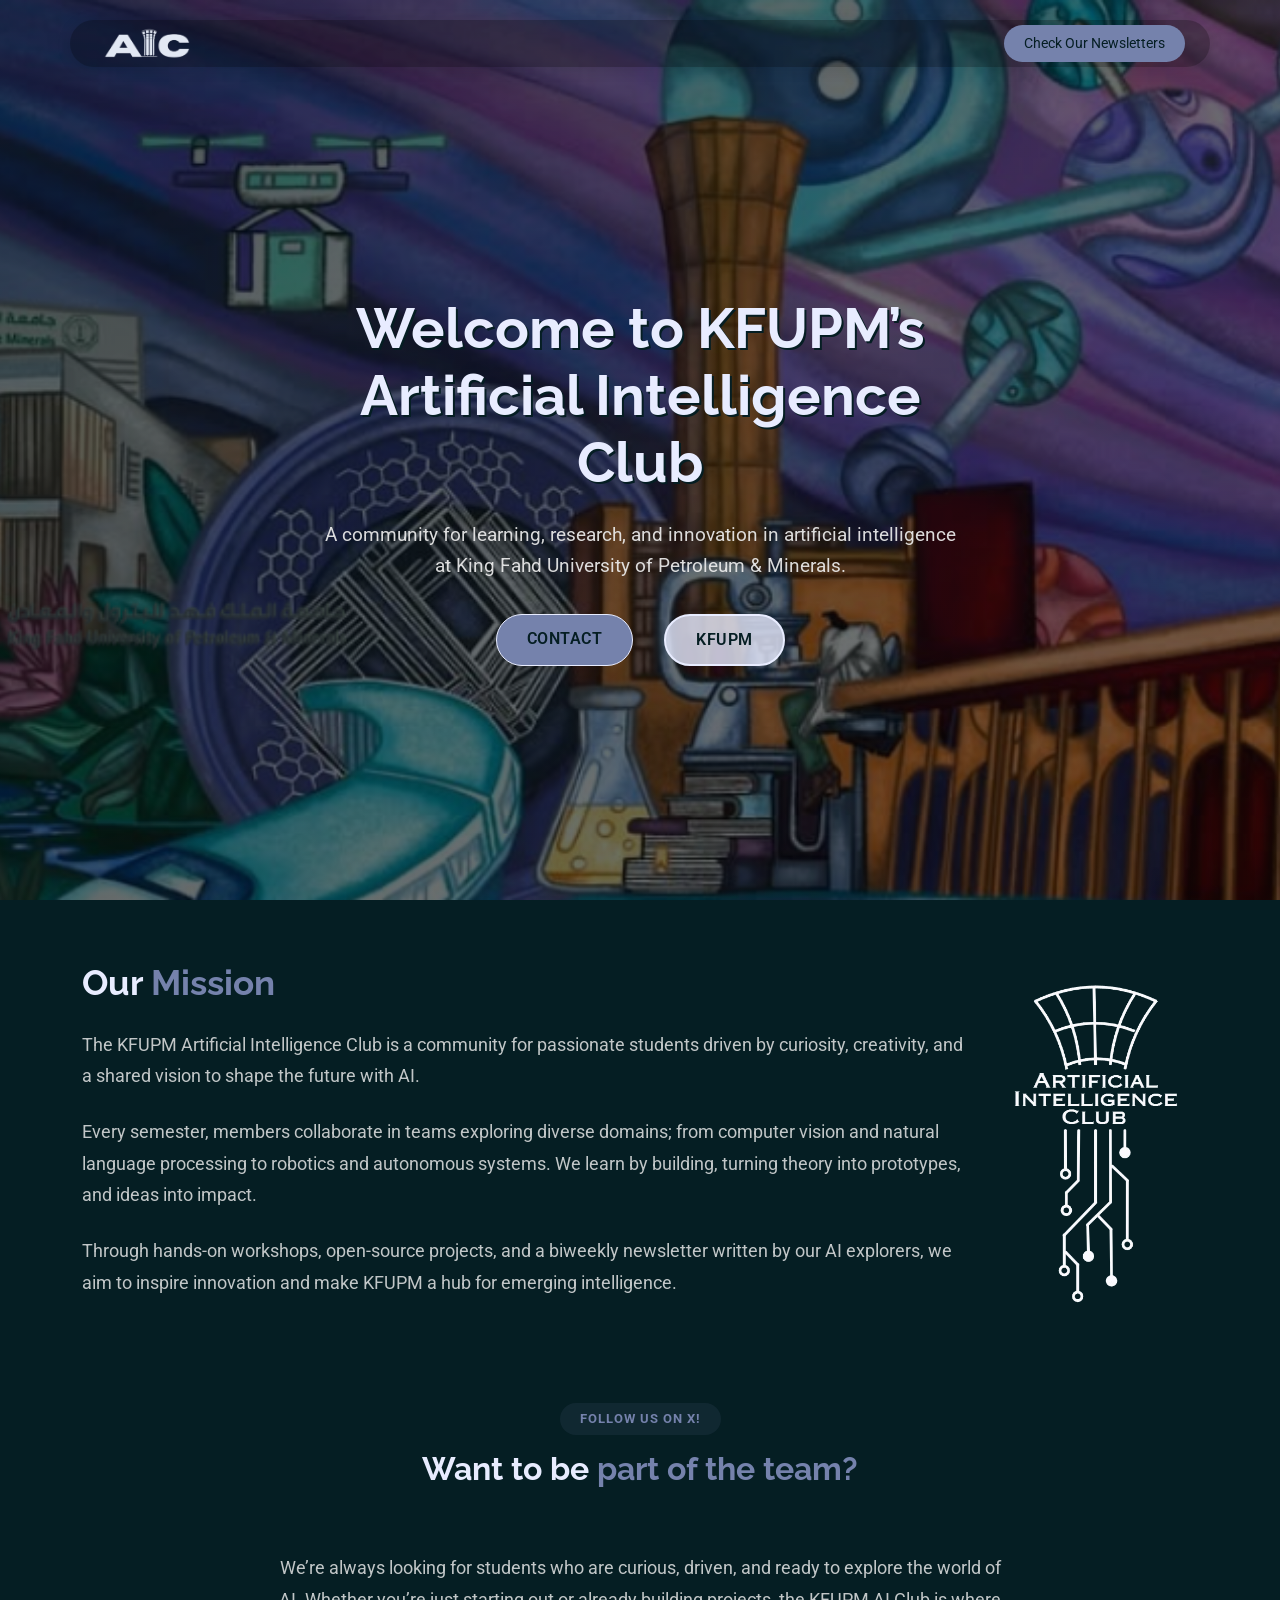
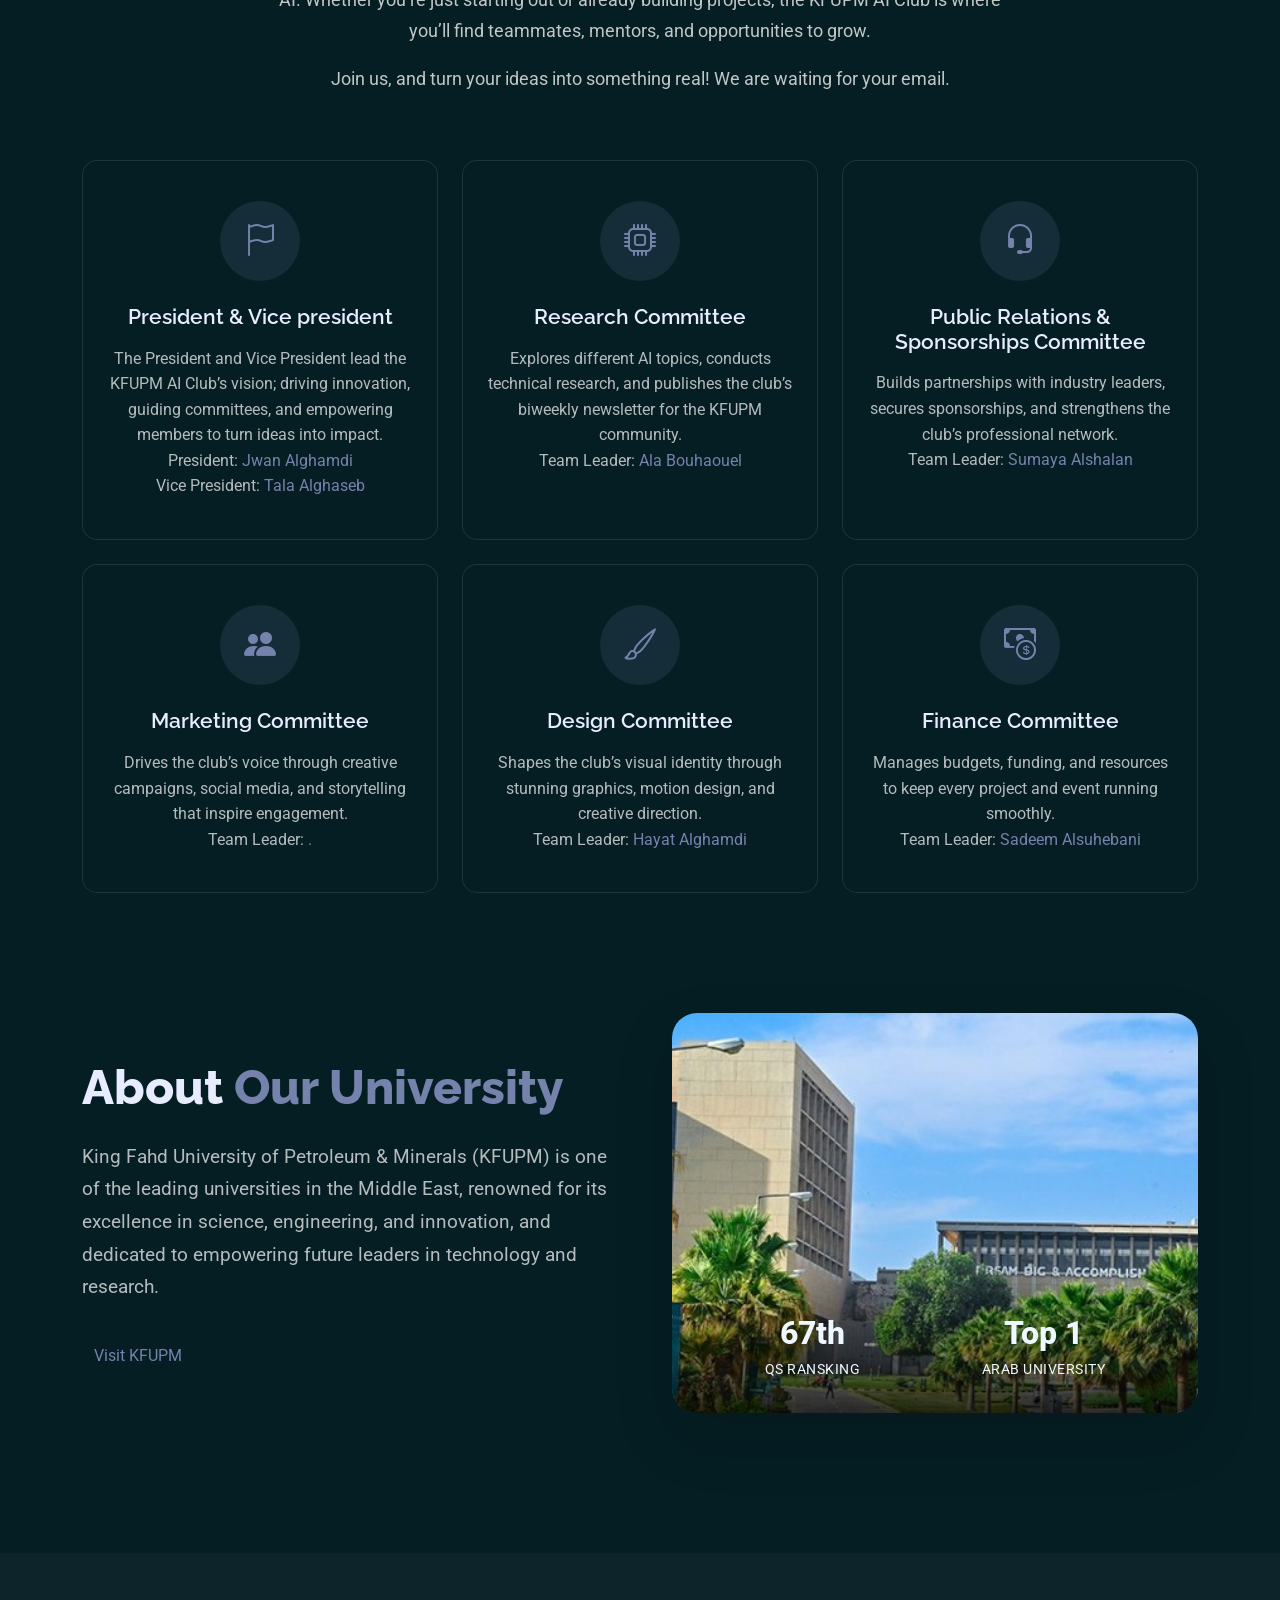
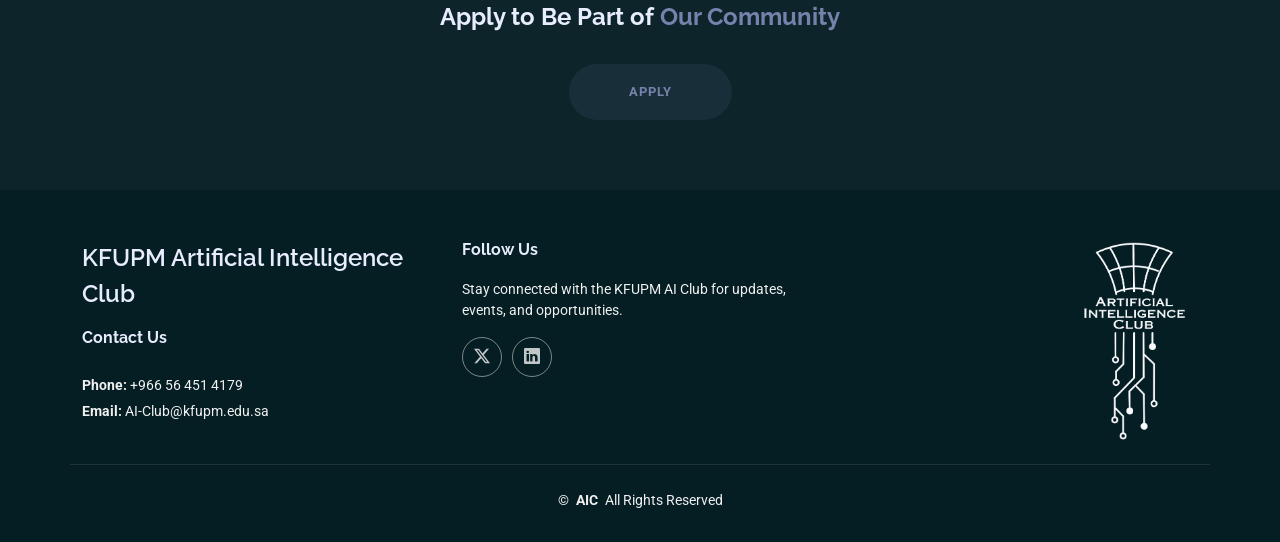
<file: index.html>
<!DOCTYPE html>
<html lang="en">

<head>
  <meta charset="utf-8">
  <meta content="width=device-width, initial-scale=1.0" name="viewport">
  <title>AIC</title>
  <meta name="description" content="">
  <meta name="keywords" content="">


  <link href="https://fonts.googleapis.com" rel="preconnect">
  <link href="https://fonts.gstatic.com" rel="preconnect" crossorigin>
  <link href="https://fonts.googleapis.com/css2?family=Roboto:ital,wght@0,100;0,300;0,400;0,500;0,700;0,900;1,100;1,300;1,400;1,500;1,700;1,900&family=Poppins:ital,wght@0,100;0,200;0,300;0,400;0,500;0,600;0,700;0,800;0,900;1,100;1,200;1,300;1,400;1,500;1,600;1,700;1,800;1,900&family=Raleway:ital,wght@0,100;0,200;0,300;0,400;0,500;0,600;0,700;0,800;0,900;1,100;1,200;1,300;1,400;1,500;1,600;1,700;1,800;1,900&display=swap" rel="stylesheet">

  <!-- Vendor CSS Files -->
  <link href="assets/vendor/bootstrap/css/bootstrap.min.css" rel="stylesheet">
  <link href="assets/vendor/bootstrap-icons/bootstrap-icons.css" rel="stylesheet">
  <!--<link href="assets/vendor/aos/aos.css" rel="stylesheet">-->
  <link href="assets/vendor/swiper/swiper-bundle.min.css" rel="stylesheet">
  <link href="assets/vendor/glightbox/css/glightbox.min.css" rel="stylesheet">

  <!-- Main CSS File -->
  <link href="assets/css/main.css" rel="stylesheet">
  <link href="assets/img/aic.png" rel="icon">

  <!-- =======================================================
  * Template Name: Tour
  * Template URL: https://bootstrapmade.com/tour-bootstrap-travel-website-template/
  * Updated: Jul 01 2025 with Bootstrap v5.3.7
  * Author: BootstrapMade.com
  * License: https://bootstrapmade.com/license/
  ======================================================== -->
</head>

<body class="index-page">

  <header id="header" class="header d-flex align-items-center fixed-top">
    <div class="header-container container-fluid container-xl position-relative d-flex align-items-center justify-content-between">

      <a href="index.html" class="logo d-flex align-items-center me-auto me-xl-0">
        <!-- Uncomment the line below if you also wish to use an image logo -->
        <!-- <img src="assets/img/logo.webp" alt=""> -->
        <img src="assets/img/aic.png" alt="icon" class="img-fluid" style="height: 40px; margin-right: 10px;">
      </a>

      <a class="btn-getstarted" href="Newsletter.html">Check Our Newsletters</a>

    </div>
  </header>

  <main class="main">

    <!-- Travel Hero Section -->
    <section id="travel-hero" class="travel-hero section dark-background">

      <div class="hero-background">
        <img src="assets\img\kfupm21.png" alt="Travel Hero Background" class="img-hero-bg">
        <div class="hero-overlay"></div>
      </div>

      <div class="container position-relative">
        <div class="row align-items-center">
          <div class="col-lg-7">
            <div class="hero-text" data-aos="fade-up" data-aos-delay="100">
              <h1 class="hero-title">Welcome to KFUPM’s Artificial Intelligence Club</h1>
              <p class="hero-subtitle">A community for learning, research, and innovation in artificial intelligence at King Fahd University of Petroleum & Minerals.</p>
              <div class="hero-buttons">
                <a href="#footer" class="btn btn-primary me-3" id="but-left">Contact</a>
                <a href="https://www.kfupm.edu.sa/" class="btn btn-outline">KFUPM</a>
              </div>
            </div>
          </div>

        </div>
      </div>

    </section><!-- /Travel Hero Section -->

    <!-- Why Us Section -->
    <section id="why-us" class="why-us section">

      <div class="container" data-aos="fade-up" >

        <!-- About Us Content -->
        <div class="row align-items-center mb-5">
          <div class="col-lg-6" data-aos="fade-right">
            <div class="content">
              <h3 id="p-centerr" >Our <span style="color: #7582ac;">Mission</span></h3>
              <p id="p-centerr">The KFUPM Artificial Intelligence Club is a community for passionate students driven by curiosity, creativity, and a shared vision to shape the future with AI.</p>
              <p id="p-centerr">Every semester, members collaborate in teams exploring diverse domains; from computer vision and natural language processing to robotics and autonomous systems. We learn by building, turning theory into prototypes, and ideas into impact.</p>
              <p id="p-centerr0">Through hands-on workshops, open-source projects, and a biweekly newsletter written by our AI explorers, we aim to inspire innovation and make KFUPM a hub for emerging intelligence.</p>
            </div>
          </div>
          <div class="col-lg-6-l" data-aos="fade-left" >
            <img src="assets/img/icon.png" class="img-fluid" alt="icon">
          </div>
        </div><!--

        <link rel="stylesheet" href="https://cdnjs.cloudflare.com/ajax/libs/font-awesome/4.7.0/css/font-awesome.min.css">
        <div class="social-icons">
       
          <a href="#" class="fa fa-facebook"></a>
          <a href="#" class="fa fa-twitter"></a>
          <a href="#" class="fa fa-instagram"></a>
        </div> End About Us Content -->

        <!-- Why Choose Us -->


        <div class="why-choose-section">
          <div class="row justify-content-center">
            <div class="container section-title" >
              <a href="https://x.com/KFUPMAIC">
                <h2>Follow us on X!</h2></a>
              <div><span>Want to be</span> <span class="description-title"> part of the team?</span></div>
            </div><!-- End Section Title -->
            <div class="col-lg-8 text-center mb-5" data-aos="fade-up" data-aos-delay="100">
              <p>We’re always looking for students who are curious, driven, and ready to explore the world of AI. Whether you’re just starting out or already building projects, the KFUPM AI Club is where you’ll find teammates, mentors, and opportunities to grow.</p>
              <p>Join us, and turn your ideas into something real! We are waiting for your email.</p>
            </div>
          </div>

          <div class="row g-4">
            <div class="col-lg-4 col-md-6" data-aos="fade-up" data-aos-delay="400">
              <div class="feature-card">
                <div class="feature-icon">
                  <i class="bi bi-flag"></i>
                </div>
                <h4>President &amp; Vice president</h4>
                <p>The President and Vice President lead the KFUPM AI Club’s vision; driving innovation, guiding committees, and empowering members to turn ideas into impact.</p>
                <p>President: <span style="color: #7582ac;">Jwan Alghamdi</span></p>
                <p>Vice President: <span style="color: #7582ac;">Tala Alghaseb</span></p>
              
              </div>
            </div>
            <div class="col-lg-4 col-md-6" data-aos="fade-up" data-aos-delay="200">
              <div class="feature-card">
                <div class="feature-icon">
                  <i class="bi bi-cpu"></i>
                </div>
                <h4>Research Committee</h4>
                <p>Explores different AI topics, conducts technical research, and publishes the club’s biweekly newsletter for the KFUPM community.</p>
                <p>Team Leader: <span style="color: #7582ac;">Ala Bouhaouel</span></p>
              </div>
            </div>

            <div class="col-lg-4 col-md-6" data-aos="fade-up" data-aos-delay="250">
              <div class="feature-card">
                <div class="feature-icon">
                  <i class="bi bi-headset"></i>
                </div>
                <h4>Public Relations &amp; Sponsorships Committee</h4>
                <p>Builds partnerships with industry leaders, secures sponsorships, and strengthens the club’s professional network.</p>
                <p>Team Leader: <span style="color: #7582ac;">Sumaya Alshalan</span></p>

              </div>
            </div>

            <div class="col-lg-4 col-md-6" data-aos="fade-up" data-aos-delay="300">
              <div class="feature-card">
                <div class="feature-icon">
                  <i class="bi bi-people-fill"></i>
                </div>
                <h4>Marketing Committee</h4>
                <p>Drives the club’s voice through creative campaigns, social media, and storytelling that inspire engagement.</p>
                <p>Team Leader: <span style="color: #7582ac;">.</span></p>

              </div>
            </div>

            <div class="col-lg-4 col-md-6" data-aos="fade-up" data-aos-delay="350">
              <div class="feature-card">
                <div class="feature-icon">
                  <i class="bi bi-brush"></i>
                </div>
                <h4>Design Committee</h4>
                <p>Shapes the club’s visual identity through stunning graphics, motion design, and creative direction.</p>
                <p>Team Leader: <span style="color: #7582ac;">Hayat Alghamdi</span></p>
              
              </div>
            </div>

            <div class="col-lg-4 col-md-6" data-aos="fade-up" data-aos-delay="400">
              <div class="feature-card">
                <div class="feature-icon">
                  <i class="bi bi-cash-coin"></i>
                </div>
                <h4>Finance Committee</h4>
                <p>Manages budgets, funding, and resources to keep every project and event running smoothly.</p>
                <p>Team Leader: <span style="color: #7582ac;">Sadeem Alsuhebani</span></p>
  
              </div>
            </div>



          </div><!-- End Features Grid -->
        </div><!-- End Why Choose Us -->

      </div>

    </section><!-- /Why Us Section -->



    <!-- Call To Action Section -->
    <section id="call-to-action" class="call-to-action section light-background">

      <div class="container" data-aos="fade-up" data-aos-delay="100">

        <div class="hero-content" data-aos="zoom-in" data-aos-delay="200">
          <div class="content-wrapper">

            <h2>About <span style="color: #7582ac;">Our University</span></h2>
            <p>King Fahd University of Petroleum & Minerals (KFUPM) is one of the leading universities in the Middle East, renowned for its excellence in science, engineering, and innovation, and dedicated to empowering future leaders in technology and research.</p>
              <div class="action-section">
                <a href="https://www.kfupm.edu.sa/" class="container section-title">Visit KFUPM</a>
            </div>
          </div>

          <div class="visual-element">
            <img src="assets/img/kfupm.jpg" alt="Travel Adventure" class="hero-image" loading="lazy">
            <div class="image-overlay">
              <div class="stat-item">
                <span class="stat-number" style="color: aliceblue;">67th</span>
                <span class="stat-label" style="color: aliceblue;">QS Ransking</span>
              </div>
              <div class="stat-item">
                <span class="stat-number" style="color: aliceblue;">Top 1</span>
                <span class="stat-label" style="color: aliceblue;" >Arab university</span>
              </div>
            </div>
          </div>
        </div>

      </div>
  </main>

  <footer id="footer" class="footer position-relative dark-background">

    <div class="footer-newsletter">
      <div class="container">
        <div class="row justify-content-center text-center">
          <div class="col-lg-6">
            <h4>Apply to Be Part of <span style="color: #7582ac;">Our Community</span></h4>
            <div class="container section-title" data-aos="fade-up" style="padding-bottom: 0px; margin: 20px; padding-right: 32px">
              <a href="registration.html">
                <h2 style="padding: 20px 60px;">Apply</h2></a>
            </div><!-- End Section Title -->  
          
          </div>
        </div>
      </div>
    </div>

    <div class="container footer-top">
      <div class="row gy-4">
        <div class="col-lg-4 col-md-6 footer-about">
          <a href="index.html" class="d-flex align-items-center">
            <span class="sitename">KFUPM Artificial Intelligence Club</span>
          </a>
          <div class="footer-contact pt-3">
            <h4>Contact Us</h4>
            <p class="mt-3"><strong>Phone:</strong> <span>+966 56 451 4179</span></p>
            <p><strong>Email:</strong> <span>AI-Club@kfupm.edu.sa</span></p>
          </div>
        </div>

        <div class="col-lg-4 col-md-12">
          <h4>Follow Us</h4>
          <p>Stay connected with the KFUPM AI Club for updates, events, and opportunities.</p>
          <div class="social-links d-flex">
            <a href="https://x.com/KFUPMAIC"><i class="bi bi-twitter-x"></i></a>
            <a href="https://www.linkedin.com/company/kfupm-artificial-intelligence-club-aic/"><i class="bi bi-linkedin"></i></a>
          </div>
        </div>
        <div class="col-lg-4 col-md-12" id="aic-logo">
          <img src="assets/img/icon.png" alt="icon" style="height: 200px; float: right; ">
        </div>

      </div>
    </div>

    <div class="container copyright text-center mt-4">
      <p>© <strong class="px-1 sitename">AIC</strong> <span>All Rights Reserved</span></p>
      <div class="credits">
        <!-- All the links in the footer should remain intact. -->
        <!-- You can delete the links only if you've purchased the pro version. -->
        <!-- Licensing information: https://bootstrapmade.com/license/ -->
        <!-- Purchase the pro version with working PHP/AJAX contact form: [buy-url] -->
       
      </div>
    </div>

  </footer>

  <!-- Scroll Top -->
  <a href="#" id="scroll-top" class="scroll-top d-flex align-items-center justify-content-center"><i class="bi bi-arrow-up-short"></i></a>

  <!-- Preloader -->
  <div id="preloader"></div>

  <!-- Vendor JS Files -->
  <script src="assets/vendor/bootstrap/js/bootstrap.bundle.min.js"></script>
  <script src="assets/vendor/php-email-form/validate.js"></script>
  <script src="assets/vendor/aos/aos.js"></script>
  <script src="assets/vendor/purecounter/purecounter_vanilla.js"></script>
  <script src="assets/vendor/swiper/swiper-bundle.min.js"></script>
  <script src="assets/vendor/isotope-layout/isotope.pkgd.min.js"></script>
  <script src="assets/vendor/imagesloaded/imagesloaded.pkgd.min.js"></script>
  <script src="assets/vendor/glightbox/js/glightbox.min.js"></script>

  <!-- Main JS File -->
  <script src="assets/js/main.js"></script>

</body>

</html>
</file>
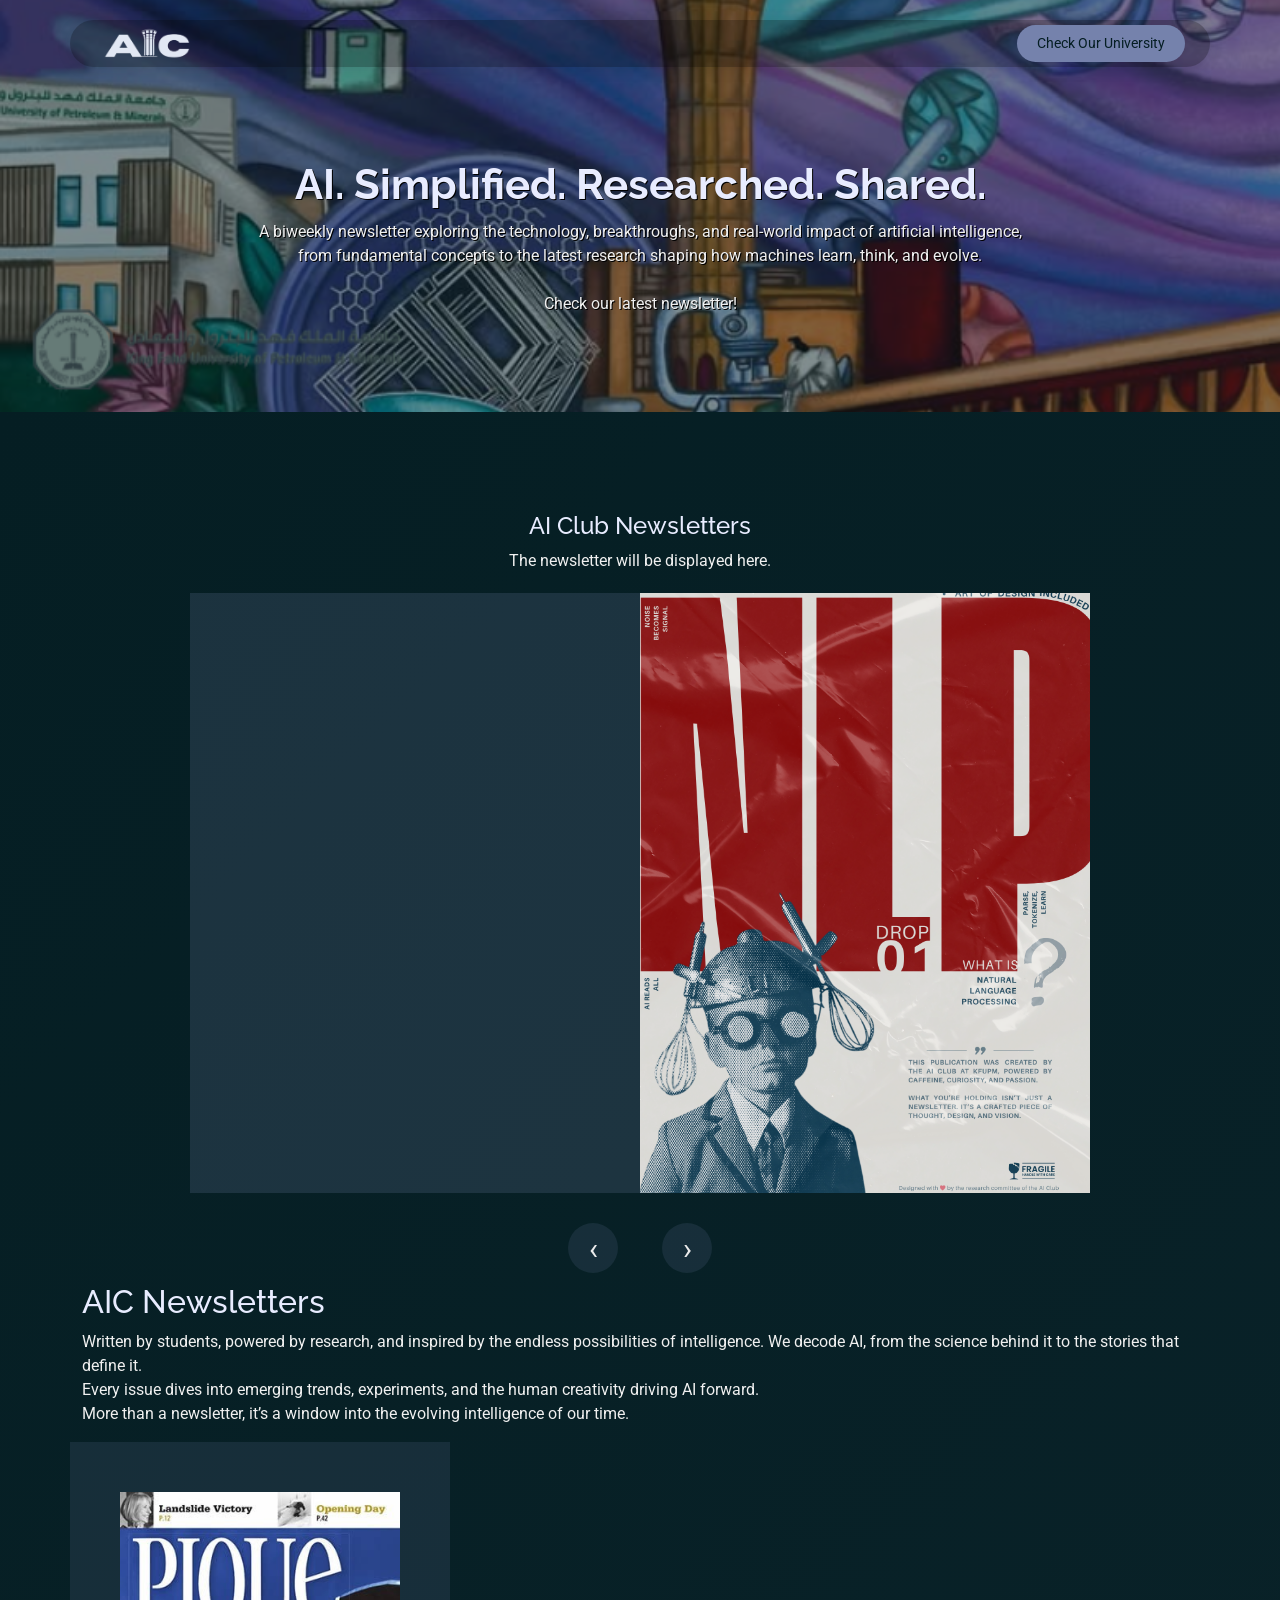
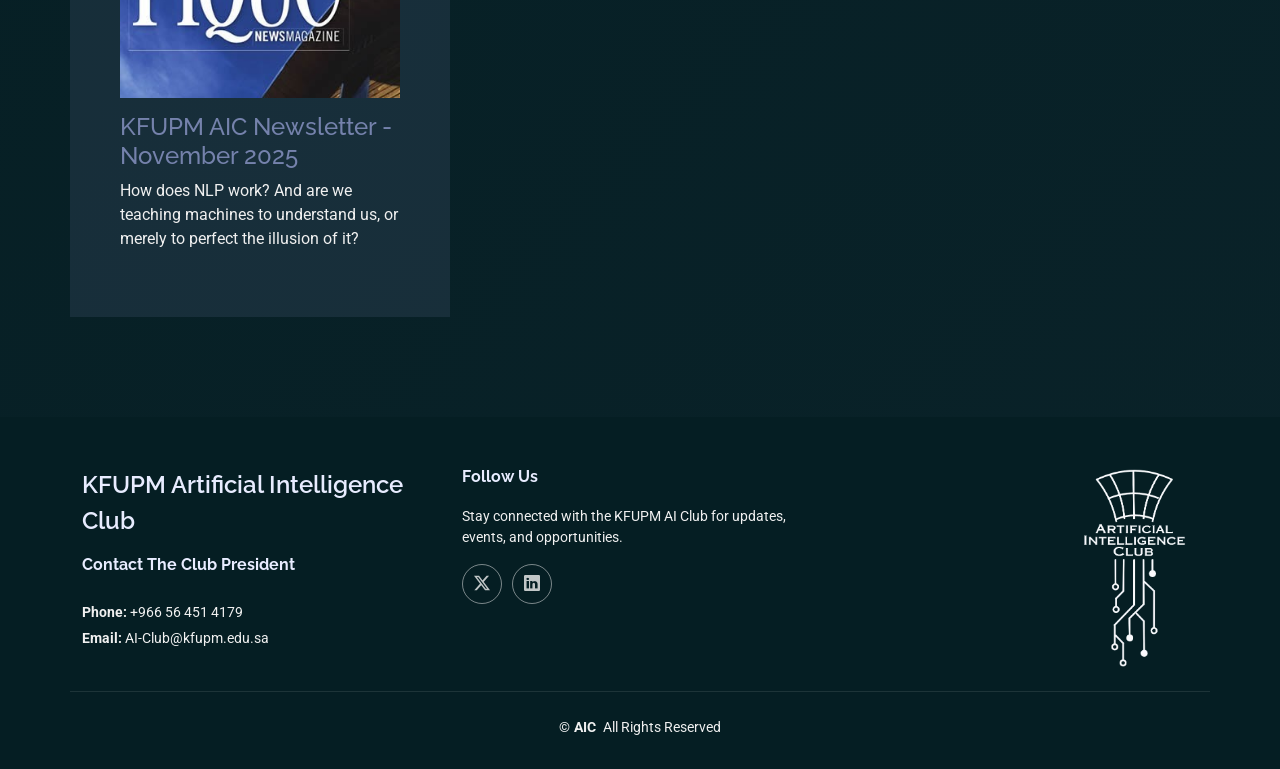
<file: Newsletter.html>
<!DOCTYPE html>
<html lang="en">

<head>
  <meta charset="utf-8">
  <meta content="width=device-width, initial-scale=1.0" name="viewport">
  <title>AIC</title>
  <meta name="description" content="">
  <meta name="keywords" content="">


  <link href="https://fonts.googleapis.com" rel="preconnect">
  <link href="https://fonts.gstatic.com" rel="preconnect" crossorigin>
  <link href="https://fonts.googleapis.com/css2?family=Roboto:ital,wght@0,100;0,300;0,400;0,500;0,700;0,900;1,100;1,300;1,400;1,500;1,700;1,900&family=Poppins:ital,wght@0,100;0,200;0,300;0,400;0,500;0,600;0,700;0,800;0,900;1,100;1,200;1,300;1,400;1,500;1,600;1,700;1,800;1,900&family=Raleway:ital,wght@0,100;0,200;0,300;0,400;0,500;0,600;0,700;0,800;0,900;1,100;1,200;1,300;1,400;1,500;1,600;1,700;1,800;1,900&display=swap" rel="stylesheet">

  <!-- Vendor CSS Files -->
  <link href="assets/vendor/bootstrap/css/bootstrap.min.css" rel="stylesheet">
  <link href="assets/vendor/bootstrap-icons/bootstrap-icons.css" rel="stylesheet">
  <!--<link href="assets/vendor/aos/aos.css" rel="stylesheet">-->
  <link href="assets/vendor/swiper/swiper-bundle.min.css" rel="stylesheet">
  <link href="assets/vendor/glightbox/css/glightbox.min.css" rel="stylesheet">

  <!-- Main CSS File -->
  <link href="assets/css/main.css" rel="stylesheet">

  <!-- =======================================================
  * Template Name: Tour
  * Template URL: https://bootstrapmade.com/tour-bootstrap-travel-website-template/
  * Updated: Jul 01 2025 with Bootstrap v5.3.7
  * Author: BootstrapMade.com
  * License: https://bootstrapmade.com/license/
  ======================================================== -->
</head>

<body class="index-page">

  <header id="header" class="header d-flex align-items-center fixed-top">
    <div class="header-container container-fluid container-xl position-relative d-flex align-items-center justify-content-between">

      <a href="index.html" class="logo d-flex align-items-center me-auto me-xl-0">
        <!-- Uncomment the line below if you also wish to use an image logo -->
        <!-- <img src="assets/img/logo.webp" alt=""> -->
        <img src="assets/img/aic.png" alt="icon" class="img-fluid" style="height: 40px; margin-right: 10px;">
      </a>

      <a class="btn-getstarted" href="https://www.kfupm.edu.sa/">Check Our University</a>

    </div>
  </header>

  <main class="main">
    <!-- Page Title -->
    <div class="page-title dark-background" data-aos="fade" style="background-image: url(assets/img/kfupm21.png);">
      <div class="container position-relative">
        <h1 style="text-shadow: 1px 1px black !important;" >AI. Simplified. Researched. Shared.</h1>
        <p style="text-shadow: 1px 1px black!important;">A biweekly newsletter exploring the technology, breakthroughs, and real-world impact of artificial intelligence, <br>
          from fundamental concepts to the latest research shaping how machines learn, think, and evolve.<br><br> Check our latest newsletter!</p>
      </div>
    </div><!-- End Page Title -->

    <!-- Error 404 Section -->
    <section id="error-404" class="error-404 section">
      <style type="text/css">
        body{
          background:#ccc;
        }
      #magazine {
          width: 900px;
          height: 600px;
          margin: 20px auto;
          display:  block !important;
        }
      
        #magazine > div,
        #magazine .turn-page {
          width: 450px;               /* half width for double mode */
          height: 600px;
          background-repeat: no-repeat;
          background-position: center;
          background-size: cover;     /* fills page, no “three columns” effect */
        }


        
        @media (max-width: 900px) {
          #magazine{
            width: 400px;
            height: 250px;
          }
          
        }

        .buttons button{
          background-color: #7582ac25;
          border: none;
          font-size: 30px;
          margin: 10px 20px;
          height: 50px;
          width: 50px;
          border-radius: 50%;
          cursor: pointer;
          color: #ebebeb;
          transition: background-color 0.3s, color 0.3s;
        }
              

      </style>
      

      <div class="magazine_wrapper" style="text-align: center;">
        <h4>
          AI Club Newsletters
        </h4>
        <p>The newsletter will be displayed here.</p>
        <div id="magazine" style="background-color: rgba(117, 130, 172, 0.2);">
          <div style="background-image:url('assets/img/1.png');"></div>
          <div style="background-image:url('assets/img/2.png');"></div>
          <div style="background-image:url('assets/img/3.png');"></div>
          <div style="background-image:url('assets/img/4.png');"></div>
          <div style="background-image:url('assets/img/5.png');"></div>
          <div style="background-image:url('assets/img/6.png');"></div>
          <div style="background-image:url('assets/img/7.png');"></div>
          <div style="background-image:url('assets/img/8.png');"></div>
          <div style="background-image:url('assets/img/9.png');"></div>
          <div style="background-image:url('assets/img/10.png');"></div>
        </div>
        <div class="buttons" style="margin-top: 10px;">
          <button onclick="$('#magazine').turn('previous');" class="previous_round">&#8249;</button>
          <button onclick="$('#magazine').turn('next');" class="previous_round">&#8250;</button>
        </div>
      </div>
        <div class="container" >

          <div class="section-header">
            <h2>AIC Newsletters</h2>
            <p>Written by students, powered by research, and inspired by the endless possibilities of intelligence. We decode AI, from the science behind it to the stories that define it.<br>Every issue dives into emerging trends, experiments, and the human creativity driving AI forward.<br>More than a newsletter, it’s a window into the evolving intelligence of our time.</p>
          </div>
          <div class="row gy-4 newsletters-container" data-aos="fade-up" data-aos-delay="100">

            <div class="col-lg-4 col-md-6 newsletter-item d-flex align-items-stretch" style="background-color: #7582ac25; padding: 50px; ">
              <div class="newsletter-content">
                <img src="assets/img/newsletters/01.jpg" class="img-fluid" alt="Newsletter Cover" style="margin-bottom: 15px;">
                <h4 class="newsletter-title"><a href="" target="_blank">KFUPM AIC Newsletter - November 2025</a></h4>
                <p class="newsletter-description">How does NLP work? And are we teaching machines to understand us, or merely to perfect the illusion of it?</p>
              </div>
            </div>
            <!--
            <div class="col-lg-4 col-md-6 newsletter-item d-flex align-items-stretch">
              <div class="newsletter-content">
                <img src="assets/img/newsletters/01.jpg" class="img-fluid" alt="Newsletter Cover" style="margin-bottom: 15px;">

                <h4 class="newsletter-title"><a href="assets/img/newsletters/Newsletter1.pdf" target="_blank">KFUPM AI Club Newsletter - January 2024</a></h4>
                <p class="newsletter-description">How does NLP work? And are we teaching machines to understand us, or merely to perfect the illusion of it?</p>

              </div>
            </div> -->
          </div>
        </div>
      
    </section>
  </main>



  <footer id="footer" class="footer position-relative dark-background">


    <div class="container footer-top">
      <div class="row gy-4">
        <div class="col-lg-4 col-md-6 footer-about">
          <a href="index.html" class="d-flex align-items-center">
            <span class="sitename">KFUPM Artificial Intelligence Club</span>
          </a>
          <div class="footer-contact pt-3">
            <h4>Contact The Club President</h4>
            <p class="mt-3"><strong>Phone:</strong> <span>+966 56 451 4179</span></p>
            <p><strong>Email:</strong> <span>AI-Club@kfupm.edu.sa</span></p>
          </div>
        </div>

        <div class="col-lg-4 col-md-12">
          <h4>Follow Us</h4>
          <p>Stay connected with the KFUPM AI Club for updates, events, and opportunities.</p>
          <div class="social-links d-flex">
            <a href="https://x.com/KFUPMAIC"><i class="bi bi-twitter-x"></i></a>
            <a href="https://www.linkedin.com/company/kfupm-artificial-intelligence-club-aic/"><i class="bi bi-linkedin"></i></a>
          </div>
        </div>
        <div class="col-lg-4 col-md-12" id="aic-logo">
          <img src="assets/img/icon.png" alt="icon" style="height: 200px; float: right; ">
        </div>

      </div>
    </div>

    <div class="container copyright text-center mt-4">
      <p>©<strong class="px-1 sitename">AIC</strong> <span>All Rights Reserved</span></p>
      <div class="credits">
      
      </div>
    </div>

  </footer>

  <!-- Scroll Top -->
  <a href="#" id="scroll-top" class="scroll-top d-flex align-items-center justify-content-center"><i class="bi bi-arrow-up-short"></i></a>

  <!-- Preloader -->
  <div id="preloader"></div>

  <!-- Vendor JS Files -->
  <script src="assets/vendor/bootstrap/js/bootstrap.bundle.min.js"></script>
  <script src="assets/vendor/aos/aos.js"></script>
  <script src="assets/vendor/purecounter/purecounter_vanilla.js"></script>
  <script src="assets/vendor/swiper/swiper-bundle.min.js"></script>
  <script src="assets/vendor/isotope-layout/isotope.pkgd.min.js"></script>
  <script src="assets/vendor/imagesloaded/imagesloaded.pkgd.min.js"></script>
  <script src="assets/vendor/glightbox/js/glightbox.min.js"></script>

  <!-- Main JS File -->
  <script src="assets/js/main.js"></script>

</body>
    <script src="https://code.jquery.com/jquery-3.6.0.min.js"></script>
    <script src="assets/js/turn.min.js"></script>
  
      <script type="text/javascript">
        console.log("jQuery loaded?", typeof $ !== 'undefined');

      $(window).on('load', function() {
        if ($.isFunction($.fn.turn)) {
          $('#magazine').turn({
            display: 'double',
            acceleration: true,
            gradients: !$.isTouch,
            autoCenter: true,
            elevation: 50,
            when: {
              turned: function(e, page) {
                console.log('Current view: ', $(this).turn('view'));
              }
            }
          });
          console.log("✅ Turn.js initialized!");
        } else {
          console.log("❌ Turn.js not loaded.");
        }
      });
        
        
        $(window).bind('keydown', function(e){
          
          if (e.keyCode==37)
            $('#magazine').turn('previous');
          else if (e.keyCode==39)
            $('#magazine').turn('next');
            
        });

      </script>


</html>
</file>
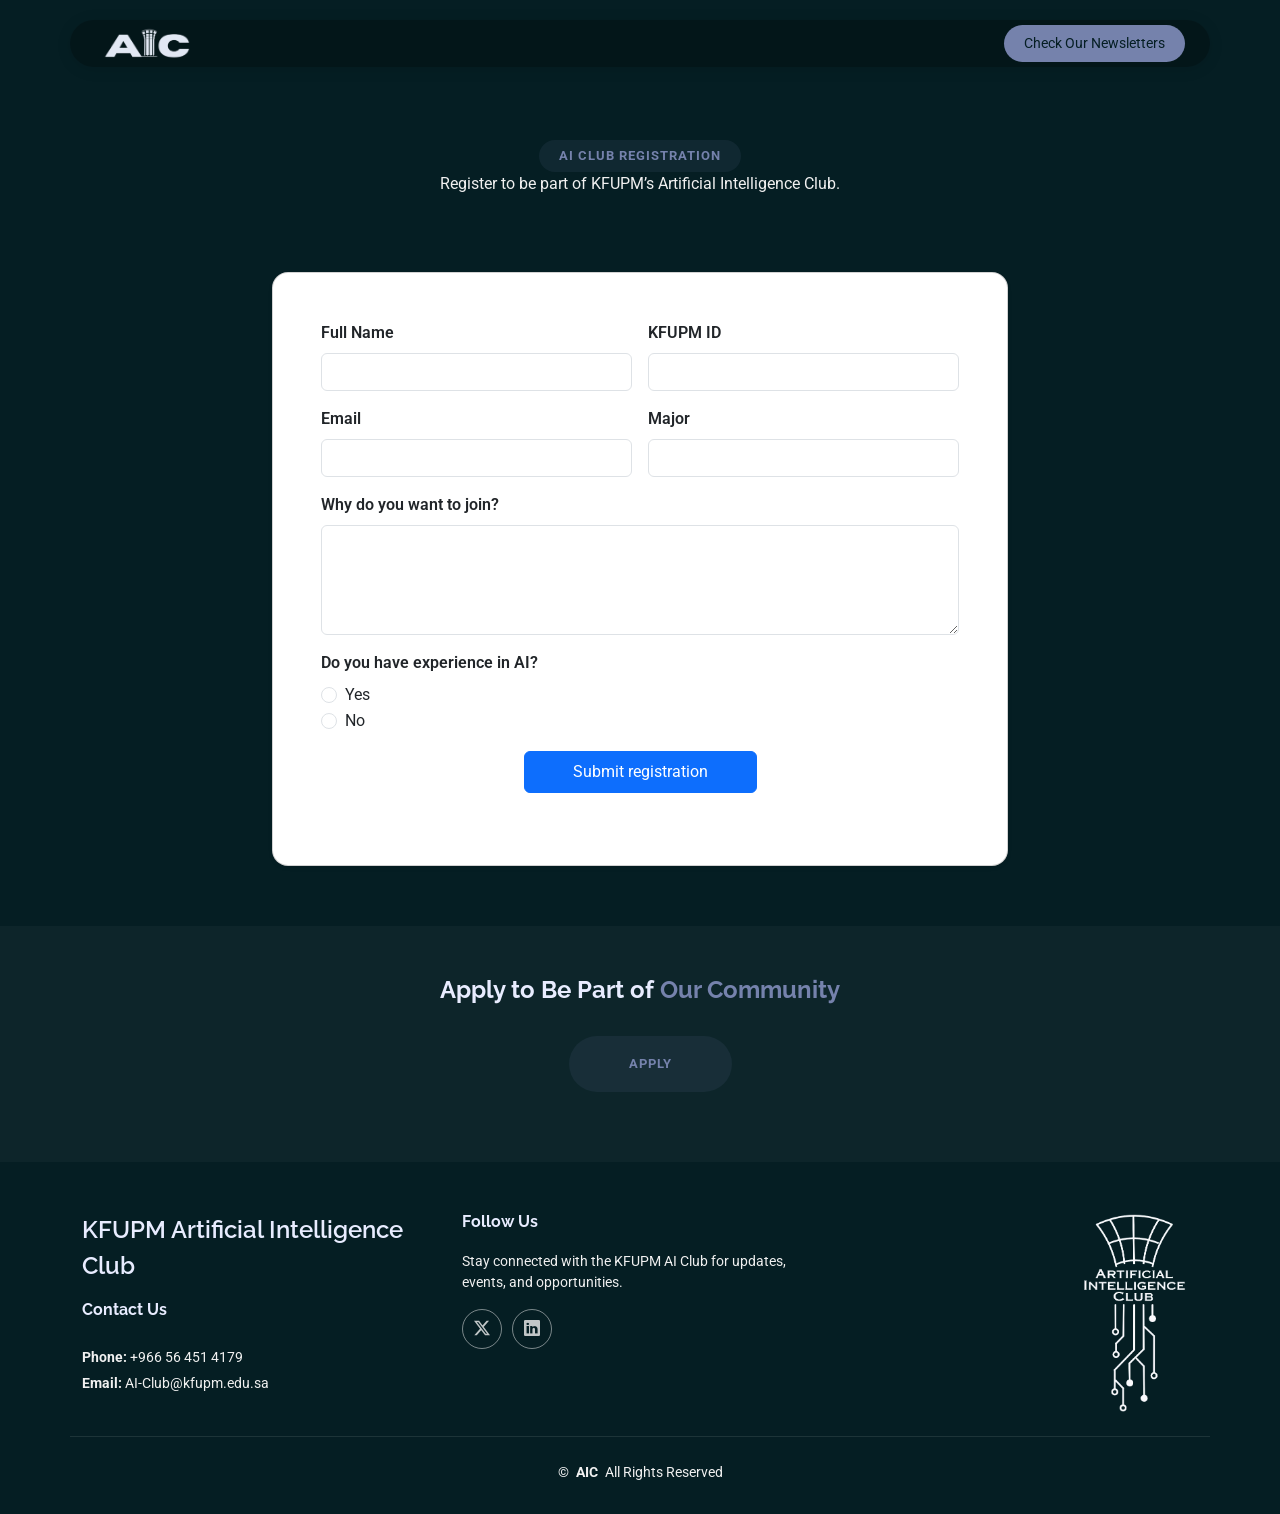
<file: registration.html>
<!DOCTYPE html>
<html lang="en">

<head>
  <meta charset="utf-8">
  <meta content="width=device-width, initial-scale=1.0" name="viewport">
  <title>AIC</title>
  <meta name="description" content="">
  <meta name="keywords" content="">


  <link href="https://fonts.googleapis.com" rel="preconnect">
  <link href="https://fonts.gstatic.com" rel="preconnect" crossorigin>
  <link href="https://fonts.googleapis.com/css2?family=Roboto:ital,wght@0,100;0,300;0,400;0,500;0,700;0,900;1,100;1,300;1,400;1,500;1,700;1,900&family=Poppins:ital,wght@0,100;0,200;0,300;0,400;0,500;0,600;0,700;0,800;0,900;1,100;1,200;1,300;1,400;1,500;1,600;1,700;1,800;1,900&family=Raleway:ital,wght@0,100;0,200;0,300;0,400;0,500;0,600;0,700;0,800;0,900;1,100;1,200;1,300;1,400;1,500;1,600;1,700;1,800;1,900&display=swap" rel="stylesheet">

  <!-- Vendor CSS Files -->
  <link href="assets/vendor/bootstrap/css/bootstrap.min.css" rel="stylesheet">
  <link href="assets/vendor/bootstrap-icons/bootstrap-icons.css" rel="stylesheet">
  <!--<link href="assets/vendor/aos/aos.css" rel="stylesheet">-->
  <link href="assets/vendor/swiper/swiper-bundle.min.css" rel="stylesheet">
  <link href="assets/vendor/glightbox/css/glightbox.min.css" rel="stylesheet">

  <!-- Main CSS File -->
  <link href="assets/css/main.css" rel="stylesheet">
  <link href="assets/img/aic.png" rel="icon">

  <!-- =======================================================
  * Template Name: Tour
  * Template URL: https://bootstrapmade.com/tour-bootstrap-travel-website-template/
  * Updated: Jul 01 2025 with Bootstrap v5.3.7
  * Author: BootstrapMade.com
  * License: https://bootstrapmade.com/license/
  ======================================================== -->
</head>

<body class="index-page">

<header id="header" class="header d-flex align-items-center fixed-top">
    <div class="header-container container-fluid container-xl position-relative d-flex align-items-center justify-content-between">

      <a href="index.html" class="logo d-flex align-items-center me-auto me-xl-0">
        <!-- Uncomment the line below if you also wish to use an image logo -->
        <!-- <img src="assets/img/logo.webp" alt=""> -->
        <img src="assets/img/aic.png" alt="icon" class="img-fluid" style="height: 40px; margin-right: 10px;">
      </a>

      <a class="btn-getstarted" href="Newsletter.html">Check Our Newsletters</a>

    </div>
  </header>

<main class="main">

<section class="section light-background" style="padding-top:140px">
  <div class="container">

    <div class="section-title text-center">
      <h2>AI Club Registration</h2>
      <p>Register to be part of KFUPM’s Artificial Intelligence Club.</p>
    </div>

    <div class="row justify-content-center">
      <div class="col-lg-8">
        <div class="card p-5 shadow-sm" style="border-radius:16px">

          <form id="aic-registration-form" class="row g-3">

            <div class="col-md-6">
              <label class="form-label fw-semibold">Full Name</label>
              <input id="fullName" class="form-control" required>
            </div>

            <div class="col-md-6">
              <label class="form-label fw-semibold">KFUPM ID</label>
              <input id="studentId" class="form-control" required>
            </div>

            <div class="col-md-6">
              <label class="form-label fw-semibold">Email</label>
              <input id="email" type="email" class="form-control" required>
            </div>

            <div class="col-md-6">
              <label class="form-label fw-semibold">Major</label>
              <input id="major" class="form-control" required>
            </div>

            <div class="col-12">
              <label class="form-label fw-semibold">Why do you want to join?</label>
              <textarea id="reason" class="form-control" rows="4"></textarea>
            </div>

            <!-- AI experience -->
            <div class="col-12">
              <label class="form-label fw-semibold">Do you have experience in AI?</label>

              <div class="form-check">
                <input class="form-check-input" type="radio" name="aiExperience" value="Yes" required>
                <label class="form-check-label">Yes</label>
              </div>

              <div class="form-check">
                <input class="form-check-input" type="radio" name="aiExperience" value="No">
                <label class="form-check-label">No</label>
              </div>
            </div>

            <div class="col-12" id="aiDetailsBox" style="display:none">
              <label class="form-label fw-semibold">If yes, describe your experience</label>
              <textarea id="aiDetails" class="form-control" rows="3"></textarea>
            </div>

            <div class="col-12 text-center">
              <button class="btn btn-primary px-5 py-2">Submit registration</button>
            </div>

            <p id="form-status" class="text-center mt-2"></p>

          </form>

        </div>
      </div>
    </div>

  </div>
</section>

</main>

<footer id="footer" class="footer position-relative dark-background">

    <div class="footer-newsletter">
      <div class="container">
        <div class="row justify-content-center text-center">
          <div class="col-lg-6">
            <h4>Apply to Be Part of <span style="color: #7582ac;">Our Community</span></h4>
            <div class="container section-title" data-aos="fade-up" style="padding-bottom: 0px; margin: 20px; padding-right: 32px">
              <a href="registration.html">
                <h2 style="padding: 20px 60px;">Apply</h2></a>
            </div><!-- End Section Title -->  
          
          </div>
        </div>
      </div>
    </div>

    <div class="container footer-top">
      <div class="row gy-4">
        <div class="col-lg-4 col-md-6 footer-about">
          <a href="index.html" class="d-flex align-items-center">
            <span class="sitename">KFUPM Artificial Intelligence Club</span>
          </a>
          <div class="footer-contact pt-3">
            <h4>Contact Us</h4>
            <p class="mt-3"><strong>Phone:</strong> <span>+966 56 451 4179</span></p>
            <p><strong>Email:</strong> <span>AI-Club@kfupm.edu.sa</span></p>
          </div>
        </div>

        <div class="col-lg-4 col-md-12">
          <h4>Follow Us</h4>
          <p>Stay connected with the KFUPM AI Club for updates, events, and opportunities.</p>
          <div class="social-links d-flex">
            <a href="https://x.com/KFUPMAIC"><i class="bi bi-twitter-x"></i></a>
            <a href="https://www.linkedin.com/company/kfupm-artificial-intelligence-club-aic/"><i class="bi bi-linkedin"></i></a>
          </div>
        </div>
        <div class="col-lg-4 col-md-12" id="aic-logo">
          <img src="assets/img/icon.png" alt="icon" style="height: 200px; float: right; ">
        </div>

      </div>
    </div>

    <div class="container copyright text-center mt-4">
      <p>© <strong class="px-1 sitename">AIC</strong> <span>All Rights Reserved</span></p>
      <div class="credits">
        <!-- All the links in the footer should remain intact. -->
        <!-- You can delete the links only if you've purchased the pro version. -->
        <!-- Licensing information: https://bootstrapmade.com/license/ -->
        <!-- Purchase the pro version with working PHP/AJAX contact form: [buy-url] -->
        
      </div>
    </div>

  </footer>

<script>
  const SCRIPT_URL = "https://script.google.com/macros/s/AKfycbwtB23ot39lfeMQb4jAiJPK9yualY9isZVSGinH0C8G7dxQ_bYbGYN0rPOaCeXQuUN3/exec";

  const aiDetailsBox = document.getElementById("aiDetailsBox");
  const aiRadios = document.querySelectorAll('input[name="aiExperience"]');

  aiRadios.forEach(radio => {
    radio.addEventListener("change", () => {
      aiDetailsBox.style.display = radio.value === "Yes" ? "block" : "none";
      if (radio.value === "No") aiDetails.value = "";
    });
  });

  document.getElementById("aic-registration-form").addEventListener("submit", function(e) {
    e.preventDefault();

    const status = document.getElementById("form-status");
    const aiExperience = document.querySelector('input[name="aiExperience"]:checked').value;

    const data = {
      name: fullName.value,
      studentId: studentId.value,
      email: email.value,
      major: major.value,
      reason: reason.value,
      aiExperience: aiExperience,
      aiDetails: aiExperience === "Yes" ? aiDetails.value : ""
    };

    status.style.color = "#7582ac";
    status.textContent = "Submitting...";

    fetch(SCRIPT_URL, {
      method: "POST",
      mode: "no-cors",
      headers: { "Content-Type": "text/plain;charset=utf-8" },
      body: JSON.stringify(data)
    }).then(() => {
      status.textContent = "Thank you! Your registration has been submitted.";
      this.reset();
      aiDetailsBox.style.display = "none";
    }).catch(() => {
      status.style.color = "red";
      status.textContent = "Submission failed.";
    });
  });
</script>

</body>
</html>
</file>
<file: assets/css/main.css>
/**
* Template Name: Tour
* Template URL: https://bootstrapmade.com/tour-bootstrap-travel-website-template/
* Updated: Jul 01 2025 with Bootstrap v5.3.7
* Author: BootstrapMade.com
* License: https://bootstrapmade.com/license/
*/

@charset "UTF-8";

/*--------------------------------------------------------------
# Font & Color Variables
# Help: https://bootstrapmade.com/color-system/
--------------------------------------------------------------*/
/* Fonts */
:root {
  --default-font: "Roboto",  system-ui, -apple-system, "Segoe UI", Roboto, "Helvetica Neue", Arial, "Noto Sans", "Liberation Sans", sans-serif, "Apple Color Emoji", "Segoe UI Emoji", "Segoe UI Symbol", "Noto Color Emoji";
  --heading-font: "Raleway",  sans-serif;
  --nav-font: "Poppins",  sans-serif;
}

/* Global Colors - The following color variables are used throughout the website. Updating them here will change the color scheme of the entire website */
:root { 
  --background-color: #051e23; /* Background color for the entire website, including individual sections */
  --default-color: #f0f0f0; /* Default color used for the majority of the text content across the entire website */
  --heading-color: #e8ecff; /* Color for headings, subheadings and title throughout the website */
  --accent-color: #7582ac; /* Accent color that represents your brand on the website. It's used for buttons, links, and other elements that need to stand out */
  --surface-color: #051e23; /* The surface color is used as a background of boxed elements within sections, such as cards, icon boxes, or other elements that require a visual separation from the global background. */
  --contrast-color: #051e23; /* Contrast color for text, ensuring readability against backgrounds of accent, heading, or default colors. */
}

.light-background {
  --background-color: #051e23; /* Background color for the entire website, including individual sections */
  --default-color: #f0f0f0; /* Default color used for the majority of the text content across the entire website */
  --heading-color: #e8ecff; /* Color for headings, subheadings and title throughout the website */
  --accent-color: #7582ac; /* Accent color that represents your brand on the website. It's used for buttons, links, and other elements that need to stand out */
  --surface-color: #051e23; /* The surface color is used as a background of boxed elements within sections, such as cards, icon boxes, or other elements that require a visual separation from the global background. */
  --contrast-color: #051e23;  /* Contrast color for text, ensuring readability against backgrounds of accent, heading, or default colors. */

}

.dark-background {
  --background-color: #051e23; /* Background color for the entire website, including individual sections */
  --default-color: #f0f0f0; /* Default color used for the majority of the text content across the entire website */
  --heading-color: #e8ecff; /* Color for headings, subheadings and title throughout the website */
  --accent-color: #7582ac; /* Accent color that represents your brand on the website. It's used for buttons, links, and other elements that need to stand out */
  --surface-color: #051e23; /* The surface color is used as a background of boxed elements within sections, such as cards, icon boxes, or other elements that require a visual separation from the global background. */
  --contrast-color: #051e23; /* Contrast color for text, ensuring readability against backgrounds of accent, heading, or default colors. */

}

/* Smooth scroll */
:root {
  scroll-behavior: smooth;
}

/*--------------------------------------------------------------
# General Styling & Shared Classes
--------------------------------------------------------------*/
body {
  color: var(--default-color);
  background-color: var(--background-color);
  font-family: var(--default-font);
}

a {
  color: var(--accent-color);
  text-decoration: none;
  transition: 0.3s;
}

a:hover {
  color: color-mix(in srgb, var(--accent-color), transparent 25%);
  text-decoration: none;
}

h1,
h2,
h3,
h4,
h5,
h6 {
  color: var(--heading-color);
  font-family: var(--heading-font);
}

/*--------------------------------------------------------------
# Global Header
--------------------------------------------------------------*/
.header {
  --background-color: rgba(0, 0, 0, 0);
  --default-color: #ffffff;
  --heading-color: #ffffff;
  --surface-color: rgba(0, 0, 0, 0.26);
  color: var(--default-color);
  background-color: var(--background-color);
  padding: 20px 0;
  transition: all 0.5s;
  z-index: 997;
}

.header .header-container {
  background: var(--surface-color);
  border-radius: 50px;
  padding: 5px 25px;
  box-shadow: 0px 2px 15px rgba(0, 0, 0, 0.1);
}

.header .logo {
  line-height: 1;
}

.header .logo img {
  max-height: 36px;
  margin-right: 8px;
}

.header .logo h1 {
  font-size: 24px;
  margin: 0;
  font-weight: 600;
  padding-left: 5px;
  text-transform: uppercase;
  color: var(--heading-color);
}

.header .btn-getstarted,
.header .btn-getstarted:focus {
  color: var(--contrast-color);
  background: var(--accent-color);
  border-color: 1px var(--heading-color);
  font-size: 14px;
  padding: 8px 20px;
  margin: 0 0 0 30px;
  border-radius: 50px;
  transition: 0.3s;
  text-align: center;
}

.header .btn-getstarted:hover,
.header .btn-getstarted:focus:hover {
  color: var(--contrast-color);
  background: color-mix(in srgb, var(--accent-color), transparent 15%);
}

@media (max-width: 1200px) {
  .header {
    padding-top: 10px;
  }

  .header .header-container {
    margin-left: 10px;
    margin-right: 10px;
    padding: 10px 5px 10px 15px;
  }

  .header .logo {
    order: 1;
  }

  .header .btn-getstarted {
    order: 2;
    margin: 0 10px 0 0;
    padding: 6px 15px;
    text-align: center;

  }

  .header .navmenu {
    order: 3;
  }
}

/* Global Header on Scroll
------------------------------*/
.scrolled .header {
  --surface-color: rgba(0, 0, 0, 0.7);
}



/*--------------------------------------------------------------
# Global Footer
--------------------------------------------------------------*/
.footer {
  color: var(--default-color);
  background-color: var(--background-color);
  font-size: 14px;
  position: relative;
}

.footer .footer-newsletter {
  background-color: color-mix(in srgb, var(--default-color), transparent 97%);
  padding: 50px 0;
}

.footer .footer-newsletter h4 {
  font-size: 24px;
}

.footer .footer-newsletter .newsletter-form {
  margin-top: 30px;
  margin-bottom: 15px;
  padding: 6px 8px;
  position: relative;
  border-radius: 4px;
  background-color: var(--surface-color);
  border: 1px solid color-mix(in srgb, var(--default-color), transparent 90%);
  box-shadow: 0px 2px 25px rgba(0, 0, 0, 0.1);
  display: flex;
  transition: 0.3s;
  border-radius: 50px;
}

.footer .footer-newsletter .newsletter-form:focus-within {
  border-color: var(--accent-color);
}

.footer .footer-newsletter .newsletter-form input[type=email] {
  border: 0;
  padding: 4px;
  width: 100%;
  background-color: var(--surface-color);
  color: var(--default-color);
}

.footer .footer-newsletter .newsletter-form input[type=email]:focus-visible {
  outline: none;
}

.footer .footer-newsletter .newsletter-form input[type=submit] {
  border: 0;
  font-size: 16px;
  padding: 0 20px;
  margin: -7px -8px -7px 0;
  background: var(--accent-color);
  color: var(--contrast-color);
  transition: 0.3s;
  border-radius: 50px;
}

.footer .footer-newsletter .newsletter-form input[type=submit]:hover {
  background: color-mix(in srgb, var(--accent-color), transparent 20%);
}

.footer .footer-top {
  padding-top: 50px;
}

.footer .social-links a {
  display: flex;
  align-items: center;
  justify-content: center;
  width: 40px;
  height: 40px;
  border-radius: 50%;
  border: 1px solid color-mix(in srgb, var(--default-color), transparent 50%);
  font-size: 16px;
  color: color-mix(in srgb, var(--default-color), transparent 20%);
  margin-right: 10px;
  transition: 0.3s;
}

.footer .social-links a:hover {
  color: var(--accent-color);
  border-color: var(--accent-color);
}

.footer h4 {
  font-size: 16px;
  font-weight: bold;
  position: relative;
  padding-bottom: 12px;
}

.footer .footer-links {
  margin-bottom: 30px;
}

.footer .footer-links ul {
  list-style: none;
  padding: 0;
  margin: 0;
}

.footer .footer-links ul i {
  margin-right: 3px;
  font-size: 12px;
  line-height: 0;
  color: var(--accent-color);
}

.footer .footer-links ul li {
  padding: 10px 0;
  display: flex;
  align-items: center;
}

.footer .footer-links ul li:first-child {
  padding-top: 0;
}

.footer .footer-links ul a {
  display: inline-block;
  color: color-mix(in srgb, var(--default-color), transparent 20%);
  line-height: 1;
}

.footer .footer-links ul a:hover {
  color: var(--accent-color);
}

.footer .footer-about a {
  color: var(--heading-color);
  font-size: 24px;
  font-weight: 600;
  font-family: var(--heading-font);
}

.footer .footer-contact p {
  margin-bottom: 5px;
}

.footer .copyright {
  padding: 25px 0;
  border-top: 1px solid color-mix(in srgb, var(--default-color), transparent 90%);
}

.footer .copyright p {
  margin-bottom: 0;
}

.footer .credits {
  margin-top: 6px;
  font-size: 13px;
}
@media (max-width: 990px) {
#aic-logo{
  display: flex;
  justify-content: center;
}
}/*--------------------------------------------------------------
# Preloader
--------------------------------------------------------------*/
#preloader {
  position: fixed;
  inset: 0;
  z-index: 9999;
  overflow: hidden;
  background-color: var(--background-color);
  transition: all 0.6s ease-out;
}

#preloader:before {
  content: "";
  position: fixed;
  top: calc(50% - 30px);
  left: calc(50% - 30px);
  border: 6px solid var(--accent-color);
  border-top-color: color-mix(in srgb, var(--accent-color), transparent 90%);
  border-radius: 50%;
  width: 60px;
  height: 60px;
  animation: animate-preloader 1s linear infinite;
}

@keyframes animate-preloader {
  0% {
    transform: rotate(0deg);
  }

  100% {
    transform: rotate(360deg);
  }
}

/*--------------------------------------------------------------
# Scroll Top Button
--------------------------------------------------------------*/
.scroll-top {
  position: fixed;
  visibility: hidden;
  opacity: 0;
  right: 15px;
  bottom: -15px;
  z-index: 99999;
  background-color: var(--accent-color);
  width: 44px;
  height: 44px;
  border-radius: 50px;
  transition: all 0.4s;
}

.scroll-top i {
  font-size: 24px;
  color: var(--contrast-color);
  line-height: 0;
}

.scroll-top:hover {
  background-color: color-mix(in srgb, var(--accent-color), transparent 20%);
  color: var(--contrast-color);
}

.scroll-top.active {
  visibility: visible;
  opacity: 1;
  bottom: 15px;
}

/*--------------------------------------------------------------
# Disable aos animation delay on mobile devices
--------------------------------------------------------------*/
@media screen and (max-width: 768px) {
  [data-aos-delay] {
    transition-delay: 0 !important;
  }
}

/*--------------------------------------------------------------
# Global Page Titles & Breadcrumbs
--------------------------------------------------------------*/
.page-title {
  color: var(--default-color);
  background-color: var(--background-color);
  background-size: cover;
  background-position: center;
  background-repeat: no-repeat;
  padding: 160px 0 80px 0;
  text-align: center;
  position: relative;
}

.page-title:before {
  content: "";
  background-color: color-mix(in srgb, var(--background-color), transparent 50%);
  position: absolute;
  inset: 0;
}

.page-title h1 {
  font-size: 42px;
  font-weight: 700;
  margin-bottom: 10px;
}

.page-title .breadcrumbs ol {
  display: flex;
  flex-wrap: wrap;
  list-style: none;
  justify-content: center;
  padding: 0;
  margin: 0;
  font-size: 16px;
  font-weight: 400;
}

.page-title .breadcrumbs ol li+li {
  padding-left: 10px;
}

.page-title .breadcrumbs ol li+li::before {
  content: "/";
  display: inline-block;
  padding-right: 10px;
  color: color-mix(in srgb, var(--default-color), transparent 50%);
}

/*--------------------------------------------------------------
# Global Sections
--------------------------------------------------------------*/
section,
.section {
  color: var(--default-color);
  background-color: var(--background-color);
  padding: 60px 0;
  scroll-margin-top: 90px;
  overflow: clip;
}

@media (max-width: 1199px) {

  section,
  .section {
    scroll-margin-top: 66px;
  }
}

/*--------------------------------------------------------------
# Global Section Titles
--------------------------------------------------------------*/
.section-title {
  text-align: center;
  padding-bottom: 60px;
  position: relative;
}

.section-title h2 {
  font-size: 13px;
  letter-spacing: 1px;
  font-weight: 700;
  padding: 8px 20px;
  margin: 0;
  background: color-mix(in srgb, var(--accent-color), transparent 90%);
  color: var(--accent-color);
  display: inline-block;
  text-transform: uppercase;
  border-radius: 50px;
  font-family: var(--default-font);
}

.section-title div {
  color: var(--heading-color);
  margin: 10px 0 0 0;
  font-size: 32px;
  font-weight: 700;
  font-family: var(--heading-font);
}

.section-title div .description-title {
  color: var(--accent-color);
}

@media (max-width: 400px) {
.hero-text{
  margin: 15px
  }
#but-left{
  display: none;
}
.travel-hero .hero-text .hero-buttons .btn.btn-outline {
  width: 40%;
  min-width: 150px;
  
  }
}


/*--------------------------------------------------------------
# Travel Hero Section
--------------------------------------------------------------*/
.align-items-center {
  justify-content: center ;
}
.travel-hero {
  position: relative;
  overflow: hidden;
  min-height: 100vh;
  display: flex;
  align-items: center;
  padding: 120px 0 60px 0;
  height: 100%;
}


.travel-hero .hero-background {
  position: absolute;
  top: 0;
  left: 0;
  width: 100%;
  height: 100%;
  z-index: 0;
}

.travel-hero .hero-background .img-hero-bg {
  width: 100%;
  height: 100%;
  object-fit: cover;
  filter: brightness(50%);
}

.travel-hero .hero-overlay {
  position: absolute;
  top: 0;
  left: 0;
  width: 100%;
  height: 100%;
  background: linear-gradient(135deg, color-mix(in srgb, var(--background-color), transparent 60%) 0%, color-mix(in srgb, var(--background-color), transparent 80%) 50%, color-mix(in srgb, var(--background-color), transparent 90%) 100%);
  z-index: 1;
}

.travel-hero .hero-text .hero-title {
  font-size: 3.5rem;
  font-weight: 700;
  margin-bottom: 1.5rem;
  line-height: 1.2;
  text-align: center;
  text-shadow: 2px 2px var(--background-color);
}

.travel-hero .hero-text .hero-subtitle {
  font-size: 1.2rem;
  margin-bottom: 2rem;
  opacity: 0.9;
  line-height: 1.6;
  text-align: center;

}
.travel-hero .hero-text .hero-buttons{
  display: flex;
  justify-content: center;
  gap: 15px;
}
.travel-hero .hero-text .hero-buttons .btn {
  padding: 12px 30px;
  font-weight: 600;
  text-transform: uppercase;
  letter-spacing: 0.5px;
  border-radius: 50px;
  transition: all 0.3s ease;
}

.travel-hero .hero-text .hero-buttons .btn.btn-primary {
  background-color: var(--accent-color);
  border-color: var(--heading-color);
  color: var(--contrast-color);
}

.travel-hero .hero-text .hero-buttons .btn.btn-primary:hover {
  background-color: color-mix(in srgb, var(--accent-color), transparent 20%);
  border-color: color-mix(in srgb, var(--accent-color), transparent 20%);
  transform: translateY(-2px);
}

.travel-hero .hero-text .hero-buttons .btn.btn-outline {
  background-color: color-mix(in srgb, var(--heading-color), transparent 20%);
  border: 2px solid var(--heading-color);
  color: var(--contrast-color);
}

.travel-hero .hero-text .hero-buttons .btn.btn-outline:hover {
  background-color: var(--accent-color);
  color: var(--contrast-color);
  transform: translateY(-2px);
  border-color: var(--accent-color);
}

.travel-hero .booking-form-wrapper .booking-form {
  background-color: var(--surface-color);
  border-radius: 15px;
  padding: 2rem;
  box-shadow: 0 10px 30px color-mix(in srgb, var(--default-color), transparent 85%);
  backdrop-filter: blur(10px);
}

.travel-hero .booking-form-wrapper .booking-form .form-title {
  color: var(--heading-color);
  font-size: 1.5rem;
  font-weight: 600;
  margin-bottom: 1.5rem;
  text-align: center;
}

.travel-hero .booking-form-wrapper .booking-form label {
  color: var(--heading-color);
  font-weight: 500;
  margin-bottom: 0.5rem;
  font-size: 0.9rem;
}

.travel-hero .booking-form-wrapper .booking-form .form-control,
.travel-hero .booking-form-wrapper .booking-form .form-select {
  border: 2px solid color-mix(in srgb, var(--default-color), transparent 80%);
  border-radius: 8px;
  padding: 12px 15px;
  font-size: 14px;
  color: var(--default-color);
  background-color: var(--surface-color);
  transition: all 0.3s ease;
}

.travel-hero .booking-form-wrapper .booking-form .form-control:focus,
.travel-hero .booking-form-wrapper .booking-form .form-select:focus {
  border-color: var(--accent-color);
  box-shadow: 0 0 0 0.2rem color-mix(in srgb, var(--accent-color), transparent 75%);
  outline: none;
}

.travel-hero .booking-form-wrapper .booking-form .form-control::placeholder,
.travel-hero .booking-form-wrapper .booking-form .form-select::placeholder {
  color: color-mix(in srgb, var(--default-color), transparent 50%);
}

.travel-hero .booking-form-wrapper .booking-form .btn-primary {
  background-color: var(--accent-color);
  border-color: var(--accent-color);
  color: var(--contrast-color);
  padding: 12px 20px;
  font-weight: 600;
  border-radius: 8px;
  transition: all 0.3s ease;
}

.travel-hero .booking-form-wrapper .booking-form .btn-primary:hover {
  background-color: color-mix(in srgb, var(--accent-color), transparent 20%);
  border-color: color-mix(in srgb, var(--accent-color), transparent 20%);
  transform: translateY(-1px);
}

@media (max-width: 576px) {
  #p-centerr {
    text-align: center;
  }
  #p-centerr0 {
    display:none;
  }
}
  
@media (max-width: 992px) {
  .travel-hero .hero-text {
    text-align: center;
    margin-bottom: 3rem;
  }

  .travel-hero .hero-text .hero-title {
    font-size: 2.5rem;
  }

  .travel-hero .hero-text .hero-subtitle {
    font-size: 1.1rem;
  }

  .travel-hero .booking-form {
    margin-top: 2rem;
  }
}

@media (max-width: 768px) {
  .travel-hero .hero-text .hero-title {
    font-size: 2rem;
  }

  .travel-hero .hero-text .hero-subtitle {
    font-size: 1rem;
  }

  .travel-hero .hero-text .hero-buttons .btn {
    display: block;
    width: 100%;
  }

  .travel-hero .hero-text .hero-buttons .btn:last-child {
    margin-bottom: 0;
  }

  .travel-hero .booking-form-wrapper .booking-form {
    padding: 1.5rem;
  }
}

/*--------------------------------------------------------------
# Why Us Section
--------------------------------------------------------------*/
.why-us .container .col-lg-6-l{
  width:20% ;
  }
.why-us .container .col-lg-6{
  width:80% ;
  }
.why-us .content h3 {
  font-size: 2.2rem;
  font-weight: 700;
  margin-bottom: 1.5rem;
  line-height: 1.3;
}

.why-us .content p {
  font-size: 1.1rem;
  line-height: 1.8;
  margin-bottom: 1.5rem;
  color: color-mix(in srgb, var(--default-color), transparent 20%);
}

.why-us .stats-row {
  display: flex;
  gap: 2rem;
  margin-top: 2rem;
}

@media (max-width: 576px) {
  .why-us .stats-row {
    flex-direction: column;
    gap: 1rem;
  }
  .why-us .container .align-items-center {
    flex-direction: column !important;
  }
  .why-us .container .col-lg-6-l{
  width:40% ;
  }
}

.why-us .stat-item span {
  font-size: 2.5rem;
  font-weight: 700;
  color: var(--accent-color);
  font-family: var(--heading-font);
}

.why-us .stat-item .stat-label {
  font-size: 0.9rem;
  color: color-mix(in srgb, var(--default-color), transparent 30%);
  margin-top: 0.25rem;
}

.why-us .about-image {
  position: relative;
}

.why-us .about-image .experience-badge {
  position: absolute;
  bottom: 20px;
  left: 20px;
  background: var(--accent-color);
  color: var(--contrast-color);
  padding: 1.5rem;
  border-radius: 15px;
  text-align: center;
  box-shadow: 0 10px 30px rgba(0, 0, 0, 0.1);
}

.why-us .about-image .experience-badge .experience-number {
  font-size: 1.8rem;
  font-weight: 700;
  line-height: 1;
}

.why-us .about-image .experience-badge .experience-text {
  font-size: 0.9rem;
  margin-top: 0.5rem;
  opacity: 0.9;
}

@media (max-width: 768px) {
  .why-us .about-image {
    margin-top: 3rem;
  }

  .why-us .about-image .experience-badge {
    bottom: 15px;
    left: 15px;
    padding: 1rem;
  }

  .why-us .about-image .experience-badge .experience-number {
    font-size: 1.5rem;
  }

  .why-us .about-image .experience-badge .experience-text {
    font-size: 0.8rem;
  }
}

.why-us .why-choose-section {
  margin-top: 5rem;
}

.why-us .why-choose-section h3 {
  font-size: 2.2rem;
  font-weight: 700;
  margin-bottom: 1rem;
  line-height: 1.3;
}

.why-us .why-choose-section>.row>.col-lg-8>p {
  font-size: 1.1rem;
  line-height: 1.8;
  color: color-mix(in srgb, var(--default-color), transparent 20%);
}

@media (max-width: 768px) {
  .why-us .why-choose-section {
    margin-top: 3rem;
  }

  .why-us .why-choose-section h3 {
    font-size: 1.8rem;
  }
}

.why-us .feature-card {
  background: var(--surface-color);
  padding: 2.5rem 1.5rem;
  border-radius: 15px;
  text-align: center;
  height: 100%;
  transition: all 0.3s ease;
  border: 1px solid color-mix(in srgb, var(--default-color), transparent 90%);
}

.why-us .feature-card:hover {
  transform: translateY(-10px);
  box-shadow: 0 20px 40px rgba(0, 0, 0, 0.1);
}

.why-us .feature-card:hover .feature-icon {
  background: var(--accent-color);
  color: var(--contrast-color);
}

.why-us .feature-icon {
  width: 80px;
  height: 80px;
  background: color-mix(in srgb, var(--accent-color), transparent 85%);
  color: var(--accent-color);
  border-radius: 50%;
  display: flex;
  align-items: center;
  justify-content: center;
  margin: 0 auto 1.5rem;
  font-size: 2rem;
  transition: all 0.3s ease;
}

.why-us .feature-card h4 {
  font-size: 1.3rem;
  font-weight: 600;
  margin-bottom: 1rem;
}

.why-us .feature-card p {
  font-size: 1rem;
  line-height: 1.6;
  color: color-mix(in srgb, var(--default-color), transparent 25%);
  margin-bottom: 0;
}

@media (max-width: 768px) {
  .why-us .feature-card {
    padding: 2rem 1rem;
  }

  .why-us .feature-icon {
    width: 60px;
    height: 60px;
    font-size: 1.5rem;
    margin-bottom: 1rem;
  }

  .why-us .feature-card h4 {
    font-size: 1.2rem;
  }
  .why-us .container .social-icons{
  margin: auto ;
  width: 90% !important;
}
}

.why-us .container .align-items-center{
  align-items: center ;
  justify-content: space-between;
}

.why-us .container .social-icons{
  border-radius: 50px;
  background-color: #7582ac3d;
  margin-top: 20px ;
  width: 40%;
  margin: auto;
  display: flex;
  justify-content: space-between;
  align-items: center; 
}
.fa {
  padding: 20px;
  margin: 20px;
  font-size: 40px;
  min-width: 20px;
  text-align: center;
  text-decoration: none;
  border-radius: 50%;
  background-color: rgba(var(--heading-color),40%) ;
  border-color: 5px var(--background-color);
}
/*--------------------------------------------------------------
# Featured Destinations Section
--------------------------------------------------------------*/
.featured-destinations .featured-destination {
  height: 600px;
  border-radius: 20px;
  overflow: hidden;
  position: relative;
  box-shadow: 0 10px 40px rgba(0, 0, 0, 0.1);
  transition: all 0.4s ease;
}

.featured-destinations .featured-destination:hover {
  transform: translateY(-8px);
  box-shadow: 0 20px 60px rgba(0, 0, 0, 0.15);
}

.featured-destinations .featured-destination .destination-overlay {
  position: relative;
  height: 100%;
  width: 100%;
}

.featured-destinations .featured-destination .destination-overlay img {
  width: 100%;
  height: 100%;
  object-fit: cover;
  transition: transform 0.4s ease;
}

.featured-destinations .featured-destination .destination-overlay:hover img {
  transform: scale(1.08);
}

.featured-destinations .featured-destination .destination-overlay::before {
  content: "";
  position: absolute;
  top: 0;
  left: 0;
  right: 0;
  bottom: 0;
  background: linear-gradient(to bottom, rgba(0, 0, 0, 0.1) 0%, rgba(0, 0, 0, 0.3) 50%, rgba(0, 0, 0, 0.7) 100%);
  z-index: 1;
}

.featured-destinations .featured-destination .destination-info {
  position: absolute;
  bottom: 0;
  left: 0;
  right: 0;
  padding: 40px;
  z-index: 2;
  color: white;
}

.featured-destinations .featured-destination .destination-info .destination-tag {
  display: inline-block;
  background: var(--accent-color);
  color: var(--contrast-color);
  padding: 8px 16px;
  border-radius: 25px;
  font-size: 12px;
  font-weight: 700;
  text-transform: uppercase;
  letter-spacing: 1px;
  margin-bottom: 15px;
}

.featured-destinations .featured-destination .destination-info h3 {
  font-size: 32px;
  font-weight: 800;
  color: white;
  margin-bottom: 8px;
  line-height: 1.2;
}

.featured-destinations .featured-destination .destination-info .location {
  font-size: 16px;
  margin-bottom: 15px;
  opacity: 0.9;
  display: flex;
  align-items: center;
  gap: 8px;
}

.featured-destinations .featured-destination .destination-info .location i {
  color: var(--accent-color);
  font-size: 18px;
}

.featured-destinations .featured-destination .destination-info .description {
  font-size: 15px;
  line-height: 1.6;
  margin-bottom: 20px;
  opacity: 0.8;
}

.featured-destinations .featured-destination .destination-info .destination-meta {
  display: flex;
  gap: 25px;
  margin-bottom: 20px;
  font-size: 14px;
}

.featured-destinations .featured-destination .destination-info .destination-meta .tours-count,
.featured-destinations .featured-destination .destination-info .destination-meta .rating {
  display: flex;
  align-items: center;
  gap: 6px;
}

.featured-destinations .featured-destination .destination-info .destination-meta .tours-count i,
.featured-destinations .featured-destination .destination-info .destination-meta .rating i {
  color: var(--accent-color);
}

.featured-destinations .featured-destination .destination-info .price-info {
  margin-bottom: 25px;
}

.featured-destinations .featured-destination .destination-info .price-info .starting-from {
  display: block;
  font-size: 13px;
  opacity: 0.7;
  text-transform: uppercase;
  letter-spacing: 0.5px;
  margin-bottom: 4px;
}

.featured-destinations .featured-destination .destination-info .price-info .amount {
  font-size: 28px;
  font-weight: 800;
  color: var(--accent-color);
}

.featured-destinations .featured-destination .destination-info .explore-btn {
  display: inline-flex;
  align-items: center;
  gap: 10px;
  background: rgba(255, 255, 255, 0.15);
  backdrop-filter: blur(10px);
  border: 2px solid rgba(255, 255, 255, 0.2);
  color: white;
  padding: 15px 30px;
  border-radius: 50px;
  text-decoration: none;
  font-weight: 600;
  font-size: 16px;
  transition: all 0.3s ease;
}

.featured-destinations .featured-destination .destination-info .explore-btn:hover {
  background: var(--accent-color);
  border-color: var(--accent-color);
  color: var(--contrast-color);
  transform: translateX(5px);
}

.featured-destinations .featured-destination .destination-info .explore-btn:hover i {
  transform: translateX(3px);
}

.featured-destinations .featured-destination .destination-info .explore-btn i {
  transition: transform 0.3s ease;
}

.featured-destinations .compact-destination {
  background: var(--surface-color);
  border-radius: 16px;
  overflow: hidden;
  display: flex;
  box-shadow: 0 5px 25px rgba(0, 0, 0, 0.08);
  transition: all 0.3s ease;
  height: 180px;
}

.featured-destinations .compact-destination:hover {
  box-shadow: 0 10px 35px rgba(0, 0, 0, 0.12);
  transform: translateX(8px);
}

.featured-destinations .compact-destination .destination-image {
  flex-shrink: 0;
  width: 140px;
  position: relative;
  overflow: hidden;
}

.featured-destinations .compact-destination .destination-image img {
  width: 100%;
  height: 100%;
  object-fit: cover;
}

.featured-destinations .compact-destination .destination-image .badge-offer {
  position: absolute;
  top: 12px;
  left: 12px;
  background: linear-gradient(135deg, #ff6b6b, #ee5a24);
  color: white;
  padding: 4px 10px;
  border-radius: 15px;
  font-size: 10px;
  font-weight: 700;
  text-transform: uppercase;
  letter-spacing: 0.5px;
}

.featured-destinations .compact-destination .destination-image .badge-offer.limited {
  background: linear-gradient(135deg, #ffd700, #ffb347);
  color: #333;
}

.featured-destinations .compact-destination .destination-details {
  flex: 1;
  padding: 20px;
  display: flex;
  flex-direction: column;
  justify-content: space-between;
}

.featured-destinations .compact-destination .destination-details h4 {
  font-size: 18px;
  font-weight: 700;
  color: var(--heading-color);
  margin-bottom: 6px;
  line-height: 1.3;
}

.featured-destinations .compact-destination .destination-details .location {
  font-size: 13px;
  color: color-mix(in srgb, var(--default-color), transparent 40%);
  margin-bottom: 10px;
  display: flex;
  align-items: center;
  gap: 5px;
}

.featured-destinations .compact-destination .destination-details .location i {
  color: var(--accent-color);
  font-size: 12px;
}

.featured-destinations .compact-destination .destination-details .brief {
  font-size: 13px;
  line-height: 1.4;
  color: color-mix(in srgb, var(--default-color), transparent 20%);
  margin-bottom: 12px;
  display: -webkit-box;
  -webkit-line-clamp: 2;
  -webkit-box-orient: vertical;
  overflow: hidden;
}

.featured-destinations .compact-destination .destination-details .stats-row {
  display: flex;
  align-items: center;
  justify-content: space-between;
  margin-bottom: 10px;
  font-size: 12px;
}

.featured-destinations .compact-destination .destination-details .stats-row .tour-count,
.featured-destinations .compact-destination .destination-details .stats-row .rating {
  display: flex;
  align-items: center;
  gap: 4px;
  color: color-mix(in srgb, var(--default-color), transparent 30%);
}

.featured-destinations .compact-destination .destination-details .stats-row .tour-count i,
.featured-destinations .compact-destination .destination-details .stats-row .rating i {
  color: var(--accent-color);
}

.featured-destinations .compact-destination .destination-details .stats-row .rating i {
  color: #ffc107;
}

.featured-destinations .compact-destination .destination-details .stats-row .price {
  font-weight: 700;
  color: var(--accent-color);
  font-size: 14px;
}

.featured-destinations .compact-destination .destination-details .quick-link {
  color: var(--accent-color);
  text-decoration: none;
  font-size: 13px;
  font-weight: 600;
  display: flex;
  align-items: center;
  gap: 4px;
  transition: all 0.3s ease;
}

.featured-destinations .compact-destination .destination-details .quick-link:hover {
  color: color-mix(in srgb, var(--accent-color), black 15%);
  gap: 8px;
}

.featured-destinations .compact-destination .destination-details .quick-link i {
  font-size: 12px;
  transition: transform 0.3s ease;
}

.featured-destinations .compact-destination:hover .destination-image img {
  transform: scale(1.1);
}

@media (max-width: 992px) {
  .featured-destinations .featured-destination {
    height: 500px;
  }

  .featured-destinations .featured-destination .destination-info {
    padding: 30px;
  }

  .featured-destinations .featured-destination .destination-info h3 {
    font-size: 28px;
  }

  .featured-destinations .featured-destination .destination-info .price-info .amount {
    font-size: 24px;
  }
}

@media (max-width: 768px) {
  .featured-destinations .featured-destination {
    height: 450px;
    margin-bottom: 30px;
  }

  .featured-destinations .featured-destination .destination-info {
    padding: 25px;
  }

  .featured-destinations .featured-destination .destination-info h3 {
    font-size: 24px;
  }

  .featured-destinations .featured-destination .destination-info .destination-meta {
    flex-direction: column;
    gap: 10px;
  }

  .featured-destinations .compact-destination {
    flex-direction: column;
    height: auto;
  }

  .featured-destinations .compact-destination .destination-image {
    width: 100%;
    height: 160px;
  }

  .featured-destinations .compact-destination .destination-details {
    padding: 20px;
  }

  .featured-destinations .compact-destination .destination-details .stats-row {
    flex-wrap: wrap;
    gap: 10px;
  }
}

/*--------------------------------------------------------------
# Featured Tours Section
--------------------------------------------------------------*/
.featured-tours .tour-card {
  background-color: var(--surface-color);
  border-radius: 12px;
  overflow: hidden;
  box-shadow: 0 4px 20px color-mix(in srgb, var(--default-color), transparent 90%);
  transition: all 0.3s ease;
  margin-bottom: 30px;
  height: 100%;
  display: flex;
  flex-direction: column;
}

.featured-tours .tour-card:hover {
  transform: translateY(-8px);
  box-shadow: 0 8px 30px color-mix(in srgb, var(--default-color), transparent 80%);
}

.featured-tours .tour-card .tour-image {
  position: relative;
  overflow: hidden;
  height: 250px;
}

.featured-tours .tour-card .tour-image img {
  width: 100%;
  height: 100%;
  object-fit: cover;
  transition: transform 0.3s ease;
}

.featured-tours .tour-card .tour-image .tour-badge {
  position: absolute;
  top: 15px;
  left: 15px;
  background-color: var(--accent-color);
  color: var(--contrast-color);
  padding: 5px 12px;
  border-radius: 20px;
  font-size: 12px;
  font-weight: 600;
  text-transform: uppercase;
  letter-spacing: 0.5px;
}

.featured-tours .tour-card .tour-image .tour-badge.limited {
  background-color: #ff6b6b;
}

.featured-tours .tour-card .tour-image .tour-badge.new {
  background-color: #4ecdc4;
}

.featured-tours .tour-card .tour-image .tour-badge.cultural {
  background-color: #9b59b6;
}

.featured-tours .tour-card .tour-image .tour-badge.adventure {
  background-color: #e67e22;
}

.featured-tours .tour-card .tour-image .tour-price {
  position: absolute;
  top: 15px;
  right: 15px;
  background-color: color-mix(in srgb, var(--default-color), transparent 20%);
  color: var(--contrast-color);
  padding: 8px 15px;
  border-radius: 6px;
  font-size: 16px;
  font-weight: 700;
  backdrop-filter: blur(10px);
}

.featured-tours .tour-card:hover .tour-image img {
  transform: scale(1.05);
}

.featured-tours .tour-card .tour-content {
  padding: 25px;
  flex-grow: 1;
  display: flex;
  flex-direction: column;
}

.featured-tours .tour-card .tour-content h4 {
  font-size: 22px;
  font-weight: 700;
  margin-bottom: 15px;
  color: var(--heading-color);
  line-height: 1.2;
}

.featured-tours .tour-card .tour-content .tour-meta {
  display: flex;
  gap: 20px;
  margin-bottom: 15px;
}

.featured-tours .tour-card .tour-content .tour-meta span {
  color: color-mix(in srgb, var(--default-color), transparent 30%);
  font-size: 14px;
  display: flex;
  align-items: center;
  gap: 5px;
}

.featured-tours .tour-card .tour-content .tour-meta span i {
  color: var(--accent-color);
}

.featured-tours .tour-card .tour-content p {
  color: color-mix(in srgb, var(--default-color), transparent 20%);
  font-size: 15px;
  line-height: 1.6;
  margin-bottom: 20px;
  flex-grow: 1;
}

.featured-tours .tour-card .tour-content .tour-highlights {
  display: flex;
  flex-wrap: wrap;
  gap: 8px;
  margin-bottom: 25px;
}

.featured-tours .tour-card .tour-content .tour-highlights span {
  background-color: color-mix(in srgb, var(--accent-color), transparent 90%);
  color: var(--accent-color);
  padding: 4px 10px;
  border-radius: 15px;
  font-size: 12px;
  font-weight: 500;
}

.featured-tours .tour-card .tour-content .tour-action {
  display: flex;
  justify-content: space-between;
  align-items: center;
  margin-top: auto;
}

.featured-tours .tour-card .tour-content .tour-action .btn-book {
  background-color: var(--accent-color);
  color: var(--contrast-color);
  padding: 12px 25px;
  border-radius: 6px;
  font-weight: 600;
  text-decoration: none;
  transition: all 0.3s ease;
  font-size: 14px;
}

.featured-tours .tour-card .tour-content .tour-action .btn-book:hover {
  background-color: color-mix(in srgb, var(--accent-color), black 15%);
  transform: translateY(-2px);
  color: var(--contrast-color);
}

.featured-tours .tour-card .tour-content .tour-action .tour-rating {
  display: flex;
  align-items: center;
  gap: 3px;
  font-size: 14px;
}

.featured-tours .tour-card .tour-content .tour-action .tour-rating i {
  color: #ffc107;
  font-size: 12px;
}

.featured-tours .tour-card .tour-content .tour-action .tour-rating span {
  color: color-mix(in srgb, var(--default-color), transparent 30%);
  margin-left: 5px;
  font-size: 13px;
}

.featured-tours .btn-view-all {
  background-color: transparent;
  color: var(--accent-color);
  border: 2px solid var(--accent-color);
  padding: 15px 35px;
  border-radius: 8px;
  font-weight: 600;
  text-decoration: none;
  transition: all 0.3s ease;
  font-size: 16px;
  display: inline-block;
}

.featured-tours .btn-view-all:hover {
  background-color: var(--accent-color);
  color: var(--contrast-color);
  transform: translateY(-2px);
  box-shadow: 0 4px 15px color-mix(in srgb, var(--accent-color), transparent 60%);
}

@media (max-width: 768px) {
  .featured-tours .tour-card .tour-content {
    padding: 20px;
  }

  .featured-tours .tour-card .tour-content h4 {
    font-size: 20px;
  }

  .featured-tours .tour-card .tour-content .tour-action {
    flex-direction: column;
    align-items: stretch;
    gap: 15px;
  }

  .featured-tours .tour-card .tour-content .tour-action .btn-book {
    text-align: center;
  }

  .featured-tours .tour-card .tour-content .tour-action .tour-rating {
    justify-content: center;
  }
}

@media (max-width: 576px) {
  .featured-tours .tour-card .tour-image {
    height: 200px;
  }

  .featured-tours .tour-card .tour-content {
    padding: 15px;
  }

  .featured-tours .tour-card .tour-content .tour-meta {
    flex-direction: column;
    gap: 8px;
  }

  .featured-tours .tour-card .tour-content .tour-highlights {
    justify-content: center;
  }
}

/*--------------------------------------------------------------
# Testimonials Home Section
--------------------------------------------------------------*/
.testimonials-home .testimonials-carousel,
.testimonials-home .testimonials-slider {
  overflow: hidden;
}

.testimonials-home .testimonial-item {
  box-sizing: content-box;
  text-align: center;
  min-height: 320px;
}

.testimonials-home .testimonial-item .testimonial-img {
  width: 90px;
  border-radius: 50%;
  margin: 0 auto;
}

.testimonials-home .testimonial-item h3 {
  font-size: 18px;
  font-weight: bold;
  margin: 10px 0 5px 0;
}

.testimonials-home .testimonial-item h4 {
  font-size: 14px;
  color: color-mix(in srgb, var(--default-color), transparent 20%);
  margin: 0;
}

.testimonials-home .testimonial-item .quote-icon-left,
.testimonials-home .testimonial-item .quote-icon-right {
  color: color-mix(in srgb, var(--accent-color), transparent 40%);
  font-size: 26px;
  line-height: 0;
}

.testimonials-home .testimonial-item .quote-icon-left {
  display: inline-block;
  left: -5px;
  position: relative;
}

.testimonials-home .testimonial-item .quote-icon-right {
  display: inline-block;
  right: -5px;
  position: relative;
  top: 10px;
  transform: scale(-1, -1);
}

.testimonials-home .testimonial-item p {
  font-style: italic;
  margin: 0 15px 15px 15px;
  padding: 20px;
  background: color-mix(in srgb, var(--default-color), transparent 97%);
  position: relative;
  margin-bottom: 35px;
  border-radius: 6px;
}

.testimonials-home .testimonial-item p::after {
  content: "";
  width: 0;
  height: 0;
  border-top: 20px solid color-mix(in srgb, var(--default-color), transparent 97%);
  border-right: 20px solid transparent;
  border-left: 20px solid transparent;
  position: absolute;
  bottom: -20px;
  left: calc(50% - 20px);
}

.testimonials-home .swiper-wrapper {
  height: auto;
}

.testimonials-home .swiper-pagination {
  margin-top: 40px;
  position: relative;
}

.testimonials-home .swiper-pagination .swiper-pagination-bullet {
  width: 12px;
  height: 12px;
  background-color: var(--background-color);
  opacity: 1;
  border: 1px solid var(--accent-color);
}

.testimonials-home .swiper-pagination .swiper-pagination-bullet-active {
  background-color: var(--accent-color);
}

/*--------------------------------------------------------------
# Call To Action Section
--------------------------------------------------------------*/
.call-to-action .hero-content {
  display: grid;
  grid-template-columns: 1fr 1fr;
  gap: 4rem;
  align-items: center;
  margin-bottom: 5rem;
}

@media (max-width: 992px) {
  .call-to-action .hero-content {
    grid-template-columns: 1fr;
    gap: 3rem;
    text-align: center;
  }
}

.call-to-action .content-wrapper .badge-wrapper {
  margin-bottom: 1.5rem;
}

.call-to-action .content-wrapper .badge-wrapper .promo-badge {
  display: inline-block;
  background: linear-gradient(45deg, var(--accent-color), color-mix(in srgb, var(--accent-color), black 20%));
  color: var(--contrast-color);
  padding: 8px 20px;
  border-radius: 25px;
  font-size: 0.9rem;
  font-weight: 600;
  text-transform: uppercase;
  letter-spacing: 0.5px;
  position: relative;
  overflow: hidden;
}

.call-to-action .content-wrapper .badge-wrapper .promo-badge::before {
  content: "";
  position: absolute;
  top: 0;
  left: -100%;
  width: 100%;
  height: 100%;
  background: linear-gradient(90deg, transparent, rgba(255, 255, 255, 0.2), transparent);
  animation: shimmer 2s infinite;
}

.call-to-action .content-wrapper h2 {
  font-size: 3rem;
  font-weight: 800;
  margin-bottom: 1.5rem;
  line-height: 1.2;
}

@media (max-width: 768px) {
  .call-to-action .content-wrapper h2 {
    font-size: 2.2rem;
  }
}

.call-to-action .content-wrapper p {
  font-size: 1.2rem;
  color: color-mix(in srgb, var(--default-color), transparent 25%);
  margin-bottom: 2.5rem;
  line-height: 1.7;
}

.call-to-action .action-section .main-actions {
  display: flex;
  gap: 1rem;
  margin-bottom: 2rem;
}

@media (max-width: 576px) {
  .call-to-action .action-section .main-actions {
    flex-direction: column;
  }
}

.call-to-action .action-section .main-actions .btn {
  padding: 15px 35px;
  font-size: 1.1rem;
  font-weight: 700;
  border-radius: 60px;
  transition: all 0.4s cubic-bezier(0.4, 0, 0.2, 1);
  position: relative;
  overflow: hidden;
  text-transform: uppercase;
  letter-spacing: 0.5px;
  display: flex;
  align-items: center;
}

.call-to-action .action-section .main-actions .btn i {
  margin-right: 0.5rem;
  font-size: 1.2rem;
}

.call-to-action .action-section .main-actions .btn::before {
  content: "";
  position: absolute;
  top: 0;
  left: -100%;
  width: 100%;
  height: 100%;
  background: linear-gradient(90deg, transparent, rgba(255, 255, 255, 0.2), transparent);
  transition: left 0.5s;
}

.call-to-action .action-section .main-actions .btn:hover::before {
  left: 100%;
}

.call-to-action .action-section .main-actions .btn.btn-explore {
  background: linear-gradient(135deg, var(--accent-color), color-mix(in srgb, var(--accent-color), black 20%));
  border: none;
  color: var(--contrast-color);
}

.call-to-action .action-section .main-actions .btn.btn-explore:hover {
  transform: translateY(-3px) scale(1.05);
  box-shadow: 0 15px 40px color-mix(in srgb, var(--accent-color), transparent 60%);
}

.call-to-action .action-section .main-actions .btn.btn-deals {
  background: transparent;
  border: 3px solid var(--accent-color);
  color: var(--accent-color);
}

.call-to-action .action-section .main-actions .btn.btn-deals:hover {
  background: var(--accent-color);
  color: var(--contrast-color);
  transform: translateY(-3px) scale(1.05);
}

.call-to-action .action-section .quick-contact {
  display: flex;
  align-items: center;
  gap: 1rem;
  padding: 1rem;
  background: color-mix(in srgb, var(--surface-color), transparent 50%);
  border-radius: 15px;
  border-left: 4px solid var(--accent-color);
}

@media (max-width: 576px) {
  .call-to-action .action-section .quick-contact {
    flex-direction: column;
    gap: 0.5rem;
    text-align: center;
  }
}

.call-to-action .action-section .quick-contact .contact-label {
  font-size: 0.95rem;
  color: color-mix(in srgb, var(--default-color), transparent 30%);
  font-weight: 500;
}

.call-to-action .action-section .quick-contact .contact-link {
  display: flex;
  align-items: center;
  gap: 0.5rem;
  color: var(--accent-color);
  font-weight: 600;
  text-decoration: none;
  transition: all 0.3s ease;
}

.call-to-action .action-section .quick-contact .contact-link:hover {
  color: color-mix(in srgb, var(--accent-color), black 20%);
  transform: translateX(3px);
}

.call-to-action .action-section .quick-contact .contact-link i {
  font-size: 1.1rem;
}

.call-to-action .visual-element {
  position: relative;
  border-radius: 25px;
  overflow: hidden;
  box-shadow: 0 25px 60px rgba(0, 0, 0, 0.15);
  max-height: 400px;
}

.call-to-action .visual-element .hero-image {
  width: 100%;
  height: 500px;
  object-fit: cover;
  transition: transform 0.6s ease;
}

@media (max-width: 768px) {
  .call-to-action .visual-element .hero-image {
    height: 350px;
  }
}

.call-to-action .visual-element .image-overlay {
  position: absolute;
  bottom: 0;
  left: 0;
  right: 0;
  background: linear-gradient(transparent, rgba(0, 0, 0, 0.8));
  padding: 2rem;
  display: flex;
  justify-content: space-around;
}

.call-to-action .visual-element .image-overlay .stat-item {
  text-align: center;
  color: var(--heading-color);
}

.call-to-action .visual-element .image-overlay .stat-item .stat-number {
  display: block;
  font-size: 2rem;
  font-weight: 800;
  color: var(--contrast-color);
}

.call-to-action .visual-element .image-overlay .stat-item .stat-label {
  font-size: 0.9rem;
  color: color-mix(in srgb, var(--contrast-color), transparent 20%);
  text-transform: uppercase;
  letter-spacing: 0.5px;
}

.call-to-action .visual-element:hover .hero-image {
  transform: scale(1.05);
}

.call-to-action .newsletter-section {
  margin-bottom: 5rem;
}

.call-to-action .newsletter-section .newsletter-card {
  background: var(--surface-color);
  border-radius: 25px;
  padding: 2.5rem;
  box-shadow: 0 15px 40px rgba(0, 0, 0, 0.08);
  border: 1px solid color-mix(in srgb, var(--accent-color), transparent 90%);
}

.call-to-action .newsletter-section .newsletter-content {
  display: flex;
  align-items: center;
  gap: 2rem;
  margin-bottom: 2rem;
}

@media (max-width: 768px) {
  .call-to-action .newsletter-section .newsletter-content {
    flex-direction: column;
    text-align: center;
    gap: 1rem;
  }
}

.call-to-action .newsletter-section .newsletter-content .newsletter-icon {
  width: 80px;
  height: 80px;
  background: linear-gradient(135deg, var(--accent-color), color-mix(in srgb, var(--accent-color), black 20%));
  border-radius: 20px;
  display: flex;
  align-items: center;
  justify-content: center;
  flex-shrink: 0;
}

.call-to-action .newsletter-section .newsletter-content .newsletter-icon i {
  font-size: 2rem;
  color: var(--contrast-color);
}

.call-to-action .newsletter-section .newsletter-content .newsletter-text h3 {
  font-size: 1.8rem;
  font-weight: 700;
  margin-bottom: 0.5rem;
  color: var(--heading-color);
}

.call-to-action .newsletter-section .newsletter-content .newsletter-text p {
  color: color-mix(in srgb, var(--default-color), transparent 30%);
  margin: 0;
  font-size: 1.1rem;
}

.call-to-action .newsletter-section .newsletter-form .form-wrapper {
  display: flex;
  max-width: 500px;
  margin: 0 auto;
  position: relative;
}

@media (max-width: 576px) {
  .call-to-action .newsletter-section .newsletter-form .form-wrapper {
    flex-direction: column;
  }
}

.call-to-action .newsletter-section .newsletter-form .form-wrapper .email-input {
  flex: 1;
  padding: 18px 25px;
  border: 2px solid color-mix(in srgb, var(--default-color), transparent 85%);
  border-radius: 60px 0 0 60px;
  font-size: 1rem;
  background: var(--surface-color);
  transition: all 0.3s ease;
}

@media (max-width: 576px) {
  .call-to-action .newsletter-section .newsletter-form .form-wrapper .email-input {
    border-radius: 60px;
    margin-bottom: 1rem;
  }
}

.call-to-action .newsletter-section .newsletter-form .form-wrapper .email-input:focus {
  outline: none;
  border-color: var(--accent-color);
  box-shadow: 0 0 0 3px color-mix(in srgb, var(--accent-color), transparent 90%);
}

.call-to-action .newsletter-section .newsletter-form .form-wrapper .email-input::placeholder {
  color: color-mix(in srgb, var(--default-color), transparent 60%);
}

.call-to-action .newsletter-section .newsletter-form .form-wrapper .subscribe-btn {
  padding: 18px 25px;
  background: var(--accent-color);
  border: 2px solid var(--accent-color);
  border-radius: 0 60px 60px 0;
  color: var(--contrast-color);
  cursor: pointer;
  transition: all 0.3s ease;
}

@media (max-width: 576px) {
  .call-to-action .newsletter-section .newsletter-form .form-wrapper .subscribe-btn {
    border-radius: 60px;
    width: 100%;
  }
}

.call-to-action .newsletter-section .newsletter-form .form-wrapper .subscribe-btn:hover {
  background: color-mix(in srgb, var(--accent-color), black 15%);
  transform: translateX(2px);
}

.call-to-action .newsletter-section .newsletter-form .form-wrapper .subscribe-btn i {
  font-size: 1.2rem;
}

.call-to-action .newsletter-section .newsletter-form .trust-indicators {
  display: flex;
  align-items: center;
  justify-content: center;
  gap: 0.5rem;
  margin-top: 1rem;
  font-size: 0.9rem;
  color: color-mix(in srgb, var(--default-color), transparent 50%);
}

.call-to-action .newsletter-section .newsletter-form .trust-indicators i {
  color: var(--accent-color);
}

.call-to-action .benefits-showcase .benefits-header {
  text-align: center;
  margin-bottom: 3rem;
}

.call-to-action .benefits-showcase .benefits-header h3 {
  font-size: 2.2rem;
  font-weight: 700;
  margin-bottom: 1rem;
  color: var(--heading-color);
}

.call-to-action .benefits-showcase .benefits-header p {
  font-size: 1.1rem;
  color: color-mix(in srgb, var(--default-color), transparent 30%);
}

.call-to-action .benefits-showcase .benefits-grid {
  display: grid;
  grid-template-columns: repeat(auto-fit, minmax(300px, 1fr));
  gap: 2rem;
}

.call-to-action .benefits-showcase .benefit-card {
  background: var(--surface-color);
  padding: 2.5rem;
  border-radius: 20px;
  text-align: center;
  position: relative;
  overflow: hidden;
  transition: all 0.4s cubic-bezier(0.4, 0, 0.2, 1);
  border: 1px solid color-mix(in srgb, var(--accent-color), transparent 95%);
}

.call-to-action .benefits-showcase .benefit-card:hover {
  transform: translateY(-10px);
  box-shadow: 0 25px 60px rgba(0, 0, 0, 0.12);
  border-color: color-mix(in srgb, var(--accent-color), transparent 80%);
}

.call-to-action .benefits-showcase .benefit-card .benefit-visual {
  position: relative;
  margin-bottom: 2rem;
}

.call-to-action .benefits-showcase .benefit-card .benefit-visual .benefit-icon-wrap {
  width: 100px;
  height: 100px;
  background: linear-gradient(135deg, var(--accent-color), color-mix(in srgb, var(--accent-color), black 20%));
  border-radius: 25px;
  display: flex;
  align-items: center;
  justify-content: center;
  margin: 0 auto;
  position: relative;
  z-index: 2;
}

.call-to-action .benefits-showcase .benefit-card .benefit-visual .benefit-icon-wrap i {
  font-size: 2.5rem;
  color: var(--contrast-color);
}

.call-to-action .benefits-showcase .benefit-card .benefit-visual .benefit-pattern {
  position: absolute;
  top: 50%;
  left: 50%;
  width: 150px;
  height: 150px;
  background: radial-gradient(circle, color-mix(in srgb, var(--accent-color), transparent 90%) 0%, transparent 70%);
  border-radius: 50%;
  transform: translate(-50%, -50%);
  z-index: 1;
}

.call-to-action .benefits-showcase .benefit-card .benefit-content h4 {
  font-size: 1.4rem;
  font-weight: 700;
  margin-bottom: 1rem;
  color: var(--heading-color);
}

.call-to-action .benefits-showcase .benefit-card .benefit-content p {
  color: color-mix(in srgb, var(--default-color), transparent 25%);
  line-height: 1.6;
  margin: 0;
}

.call-to-action input[type=email] {
  color: var(--default-color);
  background-color: var(--surface-color);
  font-size: 14px;
  border-color: color-mix(in srgb, var(--default-color), transparent 80%);
}

.call-to-action input[type=email]:focus {
  border-color: var(--accent-color);
}

.call-to-action input[type=email]::placeholder {
  color: color-mix(in srgb, var(--default-color), transparent 70%);
}

@keyframes shimmer {
  0% {
    left: -100%;
  }

  100% {
    left: 100%;
  }
}

/*--------------------------------------------------------------
# Travel About Section
--------------------------------------------------------------*/
.travel-about .intro-content h2 {
  font-size: 3rem;
  font-weight: 800;
  color: var(--heading-color);
  margin-bottom: 1.5rem;
  line-height: 1.1;
}

@media (max-width: 768px) {
  .travel-about .intro-content h2 {
    font-size: 2.2rem;
  }
}

.travel-about .intro-content .lead {
  font-size: 1.3rem;
  color: color-mix(in srgb, var(--default-color), transparent 20%);
  line-height: 1.6;
  font-weight: 400;
}

.travel-about .hero-image {
  position: relative;
  border-radius: 20px;
  overflow: hidden;
}

.travel-about .hero-image img {
  transition: transform 0.5s ease;
}

.travel-about .hero-image img:hover {
  transform: scale(1.05);
}

.travel-about .hero-image .floating-stats {
  position: absolute;
  bottom: -30px;
  right: -30px;
  display: flex;
  gap: 1rem;
}

@media (max-width: 768px) {
  .travel-about .hero-image .floating-stats {
    bottom: -20px;
    right: -20px;
    gap: 0.5rem;
  }
}

.travel-about .hero-image .floating-stats .stat-item {
  background: var(--surface-color);
  padding: 1.5rem 1rem;
  border-radius: 15px;
  text-align: center;
  box-shadow: 0 10px 30px color-mix(in srgb, var(--default-color), transparent 85%);
  min-width: 80px;
}

@media (max-width: 768px) {
  .travel-about .hero-image .floating-stats .stat-item {
    padding: 1rem 0.8rem;
    min-width: 70px;
  }
}

.travel-about .hero-image .floating-stats .stat-item .number {
  display: block;
  font-size: 1.8rem;
  font-weight: 700;
  color: var(--accent-color);
  line-height: 1;
}

@media (max-width: 768px) {
  .travel-about .hero-image .floating-stats .stat-item .number {
    font-size: 1.4rem;
  }
}

.travel-about .hero-image .floating-stats .stat-item .label {
  display: block;
  font-size: 0.8rem;
  color: color-mix(in srgb, var(--default-color), transparent 40%);
  font-weight: 500;
  margin-top: 0.3rem;
}

.travel-about .story-content .story-badge {
  display: inline-flex;
  align-items: center;
  gap: 0.5rem;
  background: color-mix(in srgb, var(--accent-color), transparent 90%);
  color: var(--accent-color);
  padding: 0.5rem 1rem;
  border-radius: 25px;
  font-weight: 600;
  font-size: 0.9rem;
  margin-bottom: 1.5rem;
}

.travel-about .story-content .story-badge i {
  font-size: 1.1rem;
}

.travel-about .story-content h3 {
  font-size: 2.5rem;
  color: var(--heading-color);
  font-weight: 700;
  margin-bottom: 1.5rem;
  line-height: 1.2;
}

@media (max-width: 768px) {
  .travel-about .story-content h3 {
    font-size: 2rem;
  }
}

.travel-about .story-content p {
  font-size: 1.1rem;
  line-height: 1.7;
  color: color-mix(in srgb, var(--default-color), transparent 15%);
  margin-bottom: 1.5rem;
}

.travel-about .story-content .mission-box {
  display: flex;
  align-items: flex-start;
  gap: 1rem;
  background: var(--surface-color);
  padding: 2rem;
  border-radius: 15px;
  margin-top: 2rem;
  border-left: 5px solid var(--accent-color);
  box-shadow: 0 5px 20px color-mix(in srgb, var(--default-color), transparent 92%);
}

.travel-about .story-content .mission-box .mission-icon {
  width: 60px;
  height: 60px;
  background: var(--accent-color);
  color: var(--contrast-color);
  border-radius: 50%;
  display: flex;
  align-items: center;
  justify-content: center;
  font-size: 1.5rem;
  flex-shrink: 0;
}

.travel-about .story-content .mission-box .mission-text h4 {
  color: var(--heading-color);
  font-weight: 600;
  margin-bottom: 0.5rem;
  font-size: 1.2rem;
}

.travel-about .story-content .mission-box .mission-text p {
  margin: 0;
  font-style: italic;
  font-size: 1rem;
  color: color-mix(in srgb, var(--default-color), transparent 20%);
}

.travel-about .features-grid .section-header h3 {
  font-size: 2.5rem;
  color: var(--heading-color);
  font-weight: 700;
  margin-bottom: 1rem;
}

@media (max-width: 768px) {
  .travel-about .features-grid .section-header h3 {
    font-size: 2rem;
  }
}

.travel-about .features-grid .section-header p {
  font-size: 1.2rem;
  color: color-mix(in srgb, var(--default-color), transparent 30%);
  margin: 0;
}

.travel-about .features-grid .feature-card {
  height: 280px;
  position: relative;
  perspective: 1000px;
  cursor: pointer;
}

.travel-about .features-grid .feature-card .feature-front,
.travel-about .features-grid .feature-card .feature-back {
  position: absolute;
  width: 100%;
  height: 100%;
  backface-visibility: hidden;
  transition: transform 0.6s ease;
  border-radius: 20px;
  padding: 2rem;
  display: flex;
  flex-direction: column;
  justify-content: center;
  text-align: center;
}

.travel-about .features-grid .feature-card .feature-front {
  background: var(--surface-color);
  box-shadow: 0 10px 30px color-mix(in srgb, var(--default-color), transparent 88%);
}

.travel-about .features-grid .feature-card .feature-front .feature-icon {
  width: 80px;
  height: 80px;
  background: color-mix(in srgb, var(--accent-color), transparent 85%);
  color: var(--accent-color);
  border-radius: 20px;
  display: flex;
  align-items: center;
  justify-content: center;
  font-size: 2.2rem;
  margin: 0 auto 1.5rem;
  transition: all 0.3s ease;
}

.travel-about .features-grid .feature-card .feature-front h4 {
  font-size: 1.4rem;
  color: var(--heading-color);
  font-weight: 600;
  margin-bottom: 1rem;
}

.travel-about .features-grid .feature-card .feature-front p {
  color: color-mix(in srgb, var(--default-color), transparent 25%);
  font-size: 1rem;
  margin: 0;
  line-height: 1.5;
}

.travel-about .features-grid .feature-card .feature-back {
  background: var(--accent-color);
  transform: rotateY(180deg);
}

.travel-about .features-grid .feature-card .feature-back p {
  color: var(--contrast-color);
  font-size: 1.1rem;
  line-height: 1.6;
  margin: 0;
}

.travel-about .features-grid .feature-card:hover .feature-front {
  transform: rotateY(180deg);
}

.travel-about .features-grid .feature-card:hover .feature-back {
  transform: rotateY(0deg);
}

.travel-about .journey-timeline .timeline-header h3 {
  font-size: 2.5rem;
  color: var(--heading-color);
  font-weight: 700;
  margin-bottom: 1rem;
}

@media (max-width: 768px) {
  .travel-about .journey-timeline .timeline-header h3 {
    font-size: 2rem;
  }
}

.travel-about .journey-timeline .timeline-header p {
  font-size: 1.2rem;
  color: color-mix(in srgb, var(--default-color), transparent 30%);
  margin: 0;
}

.travel-about .journey-timeline .timeline-container {
  position: relative;
  max-width: 900px;
  margin: 0 auto;
  padding: 2rem 0;
}

.travel-about .journey-timeline .timeline-container .timeline-milestone {
  position: relative;
  margin-bottom: 4rem;
}

@media (max-width: 768px) {
  .travel-about .journey-timeline .timeline-container .timeline-milestone {
    margin-bottom: 3rem;
  }
}

.travel-about .journey-timeline .timeline-container .timeline-milestone .milestone-marker {
  position: absolute;
  top: 50%;
  left: 50%;
  transform: translate(-50%, -50%);
  background: var(--accent-color);
  color: var(--contrast-color);
  width: 100px;
  height: 100px;
  border-radius: 50%;
  display: flex;
  align-items: center;
  justify-content: center;
  font-weight: 700;
  font-size: 1.1rem;
  box-shadow: 0 5px 20px color-mix(in srgb, var(--accent-color), transparent 60%);
  z-index: 2;
}

@media (max-width: 768px) {
  .travel-about .journey-timeline .timeline-container .timeline-milestone .milestone-marker {
    position: relative;
    left: auto;
    top: auto;
    transform: none;
    margin: 0 auto 1rem;
    width: 80px;
    height: 80px;
  }
}

.travel-about .journey-timeline .timeline-container .timeline-milestone .milestone-content {
  background: var(--surface-color);
  padding: 2rem;
  border-radius: 15px;
  box-shadow: 0 10px 30px color-mix(in srgb, var(--default-color), transparent 85%);
}

@media (min-width: 769px) {
  .travel-about .journey-timeline .timeline-container .timeline-milestone .milestone-content {
    width: 40%;
    margin-top: -50px;
  }
}

.travel-about .journey-timeline .timeline-container .timeline-milestone .milestone-content h4 {
  color: var(--heading-color);
  font-weight: 600;
  margin-bottom: 1rem;
  font-size: 1.3rem;
}

.travel-about .journey-timeline .timeline-container .timeline-milestone .milestone-content p {
  color: color-mix(in srgb, var(--default-color), transparent 20%);
  line-height: 1.6;
  margin: 0;
}

@media (min-width: 769px) {
  .travel-about .journey-timeline .timeline-container .timeline-milestone:nth-child(odd) .milestone-content {
    margin-left: 0;
  }
}

@media (min-width: 769px) {
  .travel-about .journey-timeline .timeline-container .timeline-milestone:nth-child(even) .milestone-content {
    margin-left: 60%;
  }
}

.travel-about .cta-banner {
  background: linear-gradient(135deg, color-mix(in srgb, var(--accent-color), transparent 10%), color-mix(in srgb, var(--heading-color), transparent 10%)), url("assets/img/travel/showcase-12.webp") center/cover;
  border-radius: 25px;
  min-height: 400px;
  position: relative;
  overflow: hidden;
}

.travel-about .cta-banner .cta-overlay {
  background: color-mix(in srgb, var(--accent-color), transparent 20%);
  position: absolute;
  top: 0;
  left: 0;
  right: 0;
  bottom: 0;
  display: flex;
  align-items: center;
  justify-content: center;
  padding: 3rem;
}

@media (max-width: 768px) {
  .travel-about .cta-banner .cta-overlay {
    padding: 2rem;
  }
}

.travel-about .cta-banner .cta-content {
  text-align: center;
  color: var(--contrast-color);
}

.travel-about .cta-banner .cta-content h3 {
  font-size: 2.5rem;
  font-weight: 700;
  margin-bottom: 1rem;
  color: var(--contrast-color);
}

@media (max-width: 768px) {
  .travel-about .cta-banner .cta-content h3 {
    font-size: 2rem;
  }
}

.travel-about .cta-banner .cta-content p {
  font-size: 1.2rem;
  margin-bottom: 2rem;
  opacity: 0.9;
}

.travel-about .cta-banner .cta-content .cta-buttons {
  display: flex;
  gap: 1rem;
  justify-content: center;
  flex-wrap: wrap;
}

.travel-about .cta-banner .cta-content .cta-buttons .btn {
  padding: 1rem 2rem;
  font-weight: 600;
  border-radius: 50px;
  font-size: 1.1rem;
  transition: all 0.3s ease;
  text-decoration: none;
  border: 2px solid transparent;
}

.travel-about .cta-banner .cta-content .cta-buttons .btn.btn-primary {
  background: var(--contrast-color);
  color: var(--accent-color);
}

.travel-about .cta-banner .cta-content .cta-buttons .btn.btn-primary:hover {
  transform: translateY(-2px);
  box-shadow: 0 8px 25px color-mix(in srgb, var(--contrast-color), transparent 60%);
}

.travel-about .cta-banner .cta-content .cta-buttons .btn.btn-outline {
  background: transparent;
  color: var(--contrast-color);
  border-color: var(--contrast-color);
}

.travel-about .cta-banner .cta-content .cta-buttons .btn.btn-outline:hover {
  background: var(--contrast-color);
  color: var(--accent-color);
  transform: translateY(-2px);
}

/*--------------------------------------------------------------
# Travel Destinations Section
--------------------------------------------------------------*/
.travel-destinations .destination-filters {
  list-style: none;
  padding: 0;
  margin: 0 0 40px 0;
  text-align: center;
  display: flex;
  flex-wrap: wrap;
  justify-content: center;
  gap: 12px;
}

.travel-destinations .destination-filters li {
  background: transparent;
  border: 2px solid color-mix(in srgb, var(--default-color), transparent 85%);
  color: var(--default-color);
  padding: 10px 24px;
  border-radius: 25px;
  font-size: 14px;
  font-weight: 500;
  cursor: pointer;
  transition: all 0.3s ease;
}

@media (max-width: 768px) {
  .travel-destinations .destination-filters li {
    padding: 8px 18px;
    font-size: 13px;
  }
}

.travel-destinations .destination-filters li:hover,
.travel-destinations .destination-filters li.filter-active {
  background-color: var(--accent-color);
  border-color: var(--accent-color);
  color: var(--contrast-color);
}

.travel-destinations .isotope-container .destination-item {
  margin-bottom: 30px;
}

@media (max-width: 992px) {
  .travel-destinations .isotope-container .destination-item {
    margin-bottom: 25px;
  }
}

@media (max-width: 576px) {
  .travel-destinations .isotope-container .destination-item {
    margin-bottom: 20px;
  }
}

.travel-destinations .isotope-container .destination-tile {
  display: block;
  border-radius: 16px;
  overflow: hidden;
  box-shadow: 0 6px 20px color-mix(in srgb, var(--default-color), transparent 90%);
  transition: all 0.4s ease;
  cursor: pointer;
}

.travel-destinations .isotope-container .destination-tile:hover {
  transform: scale(1.02);
  box-shadow: 0 12px 35px color-mix(in srgb, var(--default-color), transparent 80%);
}

.travel-destinations .isotope-container .destination-tile .tile-image {
  position: relative;
  height: 320px;
  overflow: hidden;
}

.travel-destinations .isotope-container .destination-tile .tile-image img {
  width: 100%;
  height: 100%;
  object-fit: cover;
  transition: transform 0.5s ease;
}

.travel-destinations .isotope-container .destination-tile .tile-image:hover img {
  transform: scale(1.1);
}

.travel-destinations .isotope-container .destination-tile .tile-image .overlay-content {
  position: absolute;
  top: 0;
  left: 0;
  right: 0;
  bottom: 0;
  background: linear-gradient(to bottom, transparent 0%, color-mix(in srgb, #000, transparent 80%) 50%, color-mix(in srgb, #000, transparent 20%) 100%);
  display: flex;
  flex-direction: column;
  justify-content: space-between;
  padding: 20px;
}

.travel-destinations .isotope-container .destination-tile .tile-image .overlay-content .destination-tag {
  align-self: flex-end;
  padding: 6px 14px;
  border-radius: 20px;
  font-size: 12px;
  font-weight: 600;
  text-transform: uppercase;
  letter-spacing: 0.5px;
}

.travel-destinations .isotope-container .destination-tile .tile-image .overlay-content .destination-tag.luxury {
  background-color: #d4af37;
  color: white;
}

.travel-destinations .isotope-container .destination-tile .tile-image .overlay-content .destination-tag.cultural {
  background-color: #8b5cf6;
  color: white;
}

.travel-destinations .isotope-container .destination-tile .tile-image .overlay-content .destination-tag.adventure {
  background-color: #f59e0b;
  color: white;
}

.travel-destinations .isotope-container .destination-tile .tile-image .overlay-content .destination-tag.nature {
  background-color: #10b981;
  color: white;
}

.travel-destinations .isotope-container .destination-tile .tile-image .overlay-content .destination-tag.modern {
  background-color: #3b82f6;
  color: white;
}

.travel-destinations .isotope-container .destination-tile .tile-image .overlay-content .destination-tag.romantic {
  background-color: #ec4899;
  color: white;
}

.travel-destinations .isotope-container .destination-tile .tile-image .overlay-content .destination-tag.popular {
  background-color: #ef4444;
  color: white;
}

.travel-destinations .isotope-container .destination-tile .tile-image .overlay-content .destination-tag.trekking {
  background-color: #92400e;
  color: white;
}

.travel-destinations .isotope-container .destination-tile .tile-image .overlay-content .destination-tag.ancient {
  background-color: #7c2d12;
  color: white;
}

.travel-destinations .isotope-container .destination-tile .tile-image .overlay-content .destination-tag.family {
  background-color: #06b6d4;
  color: white;
}

.travel-destinations .isotope-container .destination-tile .tile-image .overlay-content .destination-info {
  color: white;
}

.travel-destinations .isotope-container .destination-tile .tile-image .overlay-content .destination-info h4 {
  color: white;
  font-size: 24px;
  font-weight: 700;
  margin-bottom: 8px;
  font-family: var(--heading-font);
}

.travel-destinations .isotope-container .destination-tile .tile-image .overlay-content .destination-info p {
  font-size: 15px;
  line-height: 1.5;
  margin-bottom: 16px;
  opacity: 0.9;
}

.travel-destinations .isotope-container .destination-tile .tile-image .overlay-content .destination-info .destination-stats {
  display: flex;
  justify-content: space-between;
  align-items: center;
  flex-wrap: wrap;
  gap: 10px;
}

.travel-destinations .isotope-container .destination-tile .tile-image .overlay-content .destination-info .destination-stats .tours-available {
  font-size: 13px;
  opacity: 0.8;
}

.travel-destinations .isotope-container .destination-tile .tile-image .overlay-content .destination-info .destination-stats .tours-available i {
  margin-right: 4px;
}

.travel-destinations .isotope-container .destination-tile .tile-image .overlay-content .destination-info .destination-stats .starting-price {
  font-size: 18px;
  font-weight: 700;
  color: var(--accent-color);
}

.travel-destinations .planning-assistance {
  background: color-mix(in srgb, var(--accent-color), transparent 95%);
  border-radius: 20px;
  padding: 50px 40px;
  position: relative;
  overflow: hidden;
}

@media (max-width: 768px) {
  .travel-destinations .planning-assistance {
    padding: 40px 25px;
  }
}

.travel-destinations .planning-assistance::before {
  content: "";
  position: absolute;
  top: 0;
  left: 0;
  right: 0;
  bottom: 0;
  background: url('data:image/svg+xml,<svg xmlns="http://www.w3.org/2000/svg" viewBox="0 0 100 100"><defs><pattern id="grain" width="100" height="100" patternUnits="userSpaceOnUse"><circle cx="25" cy="25" r="1" fill="%23000" opacity="0.03"/><circle cx="75" cy="75" r="1" fill="%23000" opacity="0.03"/></pattern></defs><rect width="100" height="100" fill="url(%23grain)"/></svg>');
  pointer-events: none;
}

.travel-destinations .planning-assistance .assistance-content {
  position: relative;
  z-index: 1;
}

.travel-destinations .planning-assistance .assistance-content h3 {
  color: var(--heading-color);
  font-size: 32px;
  font-weight: 700;
  margin-bottom: 16px;
  font-family: var(--heading-font);
}

@media (max-width: 768px) {
  .travel-destinations .planning-assistance .assistance-content h3 {
    font-size: 26px;
  }
}

.travel-destinations .planning-assistance .assistance-content p {
  color: color-mix(in srgb, var(--default-color), transparent 20%);
  font-size: 17px;
  line-height: 1.6;
  margin-bottom: 32px;
  max-width: 700px;
  margin-left: auto;
  margin-right: auto;
}

.travel-destinations .planning-assistance .assistance-content .assistance-actions {
  display: flex;
  gap: 16px;
  justify-content: center;
  flex-wrap: wrap;
}

.travel-destinations .planning-assistance .assistance-content .assistance-actions .btn {
  padding: 14px 30px;
  border-radius: 50px;
  font-weight: 600;
  font-size: 15px;
  text-decoration: none;
  transition: all 0.3s ease;
}

@media (max-width: 768px) {
  .travel-destinations .planning-assistance .assistance-content .assistance-actions .btn {
    padding: 12px 24px;
    font-size: 14px;
  }
}

.travel-destinations .planning-assistance .assistance-content .assistance-actions .btn.btn-primary {
  background-color: var(--accent-color);
  border: 2px solid var(--accent-color);
  color: var(--contrast-color);
}

.travel-destinations .planning-assistance .assistance-content .assistance-actions .btn.btn-primary:hover {
  background-color: color-mix(in srgb, var(--accent-color), transparent 15%);
  border-color: color-mix(in srgb, var(--accent-color), transparent 15%);
  transform: translateY(-2px);
  box-shadow: 0 6px 20px color-mix(in srgb, var(--accent-color), transparent 60%);
}

.travel-destinations .planning-assistance .assistance-content .assistance-actions .btn.btn-outline {
  background-color: transparent;
  border: 2px solid var(--accent-color);
  color: var(--accent-color);
}

.travel-destinations .planning-assistance .assistance-content .assistance-actions .btn.btn-outline:hover {
  background-color: var(--accent-color);
  color: var(--contrast-color);
  transform: translateY(-2px);
}

/*--------------------------------------------------------------
# Travel Destination Details Section
--------------------------------------------------------------*/
.travel-destination-details .destination-hero {
  margin-bottom: 80px;
}

.travel-destination-details .destination-hero .hero-image {
  position: relative;
  height: 500px;
  border-radius: 20px;
  overflow: hidden;
}

@media (max-width: 768px) {
  .travel-destination-details .destination-hero .hero-image {
    height: 350px;
    border-radius: 15px;
  }
}

.travel-destination-details .destination-hero .hero-image img {
  width: 100%;
  height: 100%;
  object-fit: cover;
}

.travel-destination-details .destination-hero .hero-image .hero-overlay {
  position: absolute;
  top: 0;
  left: 0;
  width: 100%;
  height: 100%;
  background: linear-gradient(45deg, rgba(0, 0, 0, 0.7), rgba(0, 0, 0, 0.3));
  display: flex;
  align-items: center;
  justify-content: center;
}

.travel-destination-details .destination-hero .hero-image .hero-content {
  text-align: center;
  color: var(--contrast-color);
}

.travel-destination-details .destination-hero .hero-image .hero-content h1 {
  font-size: 3.5rem;
  font-weight: 700;
  margin-bottom: 15px;
  color: var(--contrast-color);
}

@media (max-width: 768px) {
  .travel-destination-details .destination-hero .hero-image .hero-content h1 {
    font-size: 2.5rem;
  }
}

.travel-destination-details .destination-hero .hero-image .hero-content .hero-tagline {
  font-size: 1.2rem;
  font-weight: 300;
  opacity: 0.9;
}

.travel-destination-details .destination-overview {
  margin-bottom: 80px;
  text-align: center;
}

.travel-destination-details .destination-overview h2 {
  font-size: 2.5rem;
  font-weight: 600;
  margin-bottom: 30px;
}

.travel-destination-details .destination-overview p {
  font-size: 1.1rem;
  line-height: 1.8;
  color: color-mix(in srgb, var(--default-color), transparent 20%);
}

.travel-destination-details .attractions-section {
  margin-bottom: 80px;
}

.travel-destination-details .attractions-section .section-header {
  text-align: center;
  margin-bottom: 50px;
}

.travel-destination-details .attractions-section .section-header h2 {
  font-size: 2.5rem;
  font-weight: 600;
  margin-bottom: 15px;
}

.travel-destination-details .attractions-section .section-header p {
  font-size: 1.1rem;
  color: color-mix(in srgb, var(--default-color), transparent 30%);
}

.travel-destination-details .attractions-section .attraction-item {
  background: var(--surface-color);
  border-radius: 15px;
  overflow: hidden;
  box-shadow: 0 5px 20px color-mix(in srgb, var(--default-color), transparent 90%);
  transition: 0.3s;
  height: 100%;
}

.travel-destination-details .attractions-section .attraction-item:hover {
  transform: translateY(-5px);
  box-shadow: 0 10px 30px color-mix(in srgb, var(--default-color), transparent 85%);
}

.travel-destination-details .attractions-section .attraction-item .attraction-image {
  height: 200px;
  overflow: hidden;
}

.travel-destination-details .attractions-section .attraction-item .attraction-image img {
  width: 100%;
  height: 100%;
  object-fit: cover;
  transition: 0.3s;
}

.travel-destination-details .attractions-section .attraction-item .attraction-content {
  padding: 25px;
}

.travel-destination-details .attractions-section .attraction-item .attraction-content h4 {
  font-size: 1.3rem;
  font-weight: 600;
  margin-bottom: 10px;
}

.travel-destination-details .attractions-section .attraction-item .attraction-content p {
  color: color-mix(in srgb, var(--default-color), transparent 30%);
  line-height: 1.6;
  font-size: 0.95rem;
}

.travel-destination-details .attractions-section .attraction-item:hover .attraction-image img {
  transform: scale(1.1);
}

.travel-destination-details .tours-section {
  margin-bottom: 80px;
}

.travel-destination-details .tours-section .section-header {
  text-align: center;
  margin-bottom: 50px;
}

.travel-destination-details .tours-section .section-header h2 {
  font-size: 2.5rem;
  font-weight: 600;
  margin-bottom: 15px;
}

.travel-destination-details .tours-section .section-header p {
  font-size: 1.1rem;
  color: color-mix(in srgb, var(--default-color), transparent 30%);
}

.travel-destination-details .tours-section .tour-card {
  background: var(--surface-color);
  border-radius: 15px;
  overflow: hidden;
  box-shadow: 0 5px 20px color-mix(in srgb, var(--default-color), transparent 90%);
  transition: 0.3s;
  height: 100%;
}

.travel-destination-details .tours-section .tour-card:hover {
  transform: translateY(-5px);
  box-shadow: 0 10px 30px color-mix(in srgb, var(--default-color), transparent 85%);
}

.travel-destination-details .tours-section .tour-card .tour-image {
  position: relative;
  height: 220px;
  overflow: hidden;
}

.travel-destination-details .tours-section .tour-card .tour-image img {
  width: 100%;
  height: 100%;
  object-fit: cover;
  transition: 0.3s;
}

.travel-destination-details .tours-section .tour-card .tour-image .tour-price {
  position: absolute;
  top: 15px;
  right: 15px;
  background: var(--accent-color);
  color: var(--contrast-color);
  padding: 8px 15px;
  border-radius: 20px;
  font-weight: 600;
  font-size: 1.1rem;
}

.travel-destination-details .tours-section .tour-card .tour-content {
  padding: 25px;
}

.travel-destination-details .tours-section .tour-card .tour-content .tour-meta {
  display: flex;
  justify-content: space-between;
  align-items: center;
  margin-bottom: 15px;
}

.travel-destination-details .tours-section .tour-card .tour-content .tour-meta span {
  display: flex;
  align-items: center;
  gap: 5px;
  font-size: 0.9rem;
  color: color-mix(in srgb, var(--default-color), transparent 40%);
}

.travel-destination-details .tours-section .tour-card .tour-content .tour-meta span i {
  color: var(--accent-color);
}

.travel-destination-details .tours-section .tour-card .tour-content .tour-meta span.rating {
  color: #ffc107;
}

.travel-destination-details .tours-section .tour-card .tour-content .tour-meta span.rating i {
  color: #ffc107;
}

.travel-destination-details .tours-section .tour-card .tour-content h4 {
  font-size: 1.3rem;
  font-weight: 600;
  margin-bottom: 10px;
}

.travel-destination-details .tours-section .tour-card .tour-content p {
  color: color-mix(in srgb, var(--default-color), transparent 30%);
  line-height: 1.6;
  font-size: 0.95rem;
  margin-bottom: 20px;
}

.travel-destination-details .tours-section .tour-card .tour-content .btn-tour {
  background: var(--accent-color);
  color: var(--contrast-color);
  padding: 10px 25px;
  border-radius: 25px;
  text-decoration: none;
  font-weight: 500;
  transition: 0.3s;
  display: inline-block;
}

.travel-destination-details .tours-section .tour-card .tour-content .btn-tour:hover {
  background: color-mix(in srgb, var(--accent-color), black 15%);
  transform: translateY(-2px);
}

.travel-destination-details .tours-section .tour-card:hover .tour-image img {
  transform: scale(1.1);
}

.travel-destination-details .map-section {
  margin-bottom: 80px;
}

.travel-destination-details .map-section .section-header {
  text-align: center;
  margin-bottom: 50px;
}

.travel-destination-details .map-section .section-header h2 {
  font-size: 2.5rem;
  font-weight: 600;
  margin-bottom: 15px;
}

.travel-destination-details .map-section .section-header p {
  font-size: 1.1rem;
  color: color-mix(in srgb, var(--default-color), transparent 30%);
}

.travel-destination-details .map-section .map-container {
  background: var(--surface-color);
  border-radius: 15px;
  overflow: hidden;
  box-shadow: 0 5px 20px color-mix(in srgb, var(--default-color), transparent 90%);
}

.travel-destination-details .map-section .map-container .map-embed {
  height: 400px;
}

.travel-destination-details .map-section .map-container .map-embed iframe {
  width: 100%;
  height: 100%;
  border: none;
}

.travel-destination-details .map-section .map-container .map-points {
  padding: 25px;
  background: var(--surface-color);
  display: grid;
  grid-template-columns: repeat(auto-fit, minmax(250px, 1fr));
  gap: 15px;
}

.travel-destination-details .map-section .map-container .map-points .point-item {
  display: flex;
  align-items: center;
  gap: 10px;
  padding: 10px;
  border-radius: 8px;
  background: color-mix(in srgb, var(--accent-color), transparent 95%);
}

.travel-destination-details .map-section .map-container .map-points .point-item i {
  color: var(--accent-color);
  font-size: 1.2rem;
}

.travel-destination-details .map-section .map-container .map-points .point-item span {
  font-weight: 500;
  font-size: 0.95rem;
}

.travel-destination-details .practical-info {
  margin-bottom: 80px;
}

.travel-destination-details .practical-info .section-header {
  text-align: center;
  margin-bottom: 50px;
}

.travel-destination-details .practical-info .section-header h2 {
  font-size: 2.5rem;
  font-weight: 600;
  margin-bottom: 15px;
}

.travel-destination-details .practical-info .section-header p {
  font-size: 1.1rem;
  color: color-mix(in srgb, var(--default-color), transparent 30%);
}

.travel-destination-details .practical-info .info-item {
  text-align: center;
  padding: 30px 20px;
  background: var(--surface-color);
  border-radius: 15px;
  box-shadow: 0 5px 20px color-mix(in srgb, var(--default-color), transparent 90%);
  height: 100%;
  transition: 0.3s;
}

.travel-destination-details .practical-info .info-item:hover {
  transform: translateY(-5px);
  box-shadow: 0 10px 30px color-mix(in srgb, var(--default-color), transparent 85%);
}

.travel-destination-details .practical-info .info-item .info-icon {
  width: 70px;
  height: 70px;
  background: color-mix(in srgb, var(--accent-color), transparent 90%);
  border-radius: 50%;
  display: flex;
  align-items: center;
  justify-content: center;
  margin: 0 auto 20px;
}

.travel-destination-details .practical-info .info-item .info-icon i {
  font-size: 2rem;
  color: var(--accent-color);
}

.travel-destination-details .practical-info .info-item h4 {
  font-size: 1.2rem;
  font-weight: 600;
  margin-bottom: 15px;
}

.travel-destination-details .practical-info .info-item p {
  color: color-mix(in srgb, var(--default-color), transparent 30%);
  line-height: 1.6;
  font-size: 0.95rem;
}

.travel-destination-details .practical-info .travel-tips {
  background: var(--surface-color);
  padding: 40px;
  border-radius: 15px;
  margin-top: 50px;
  box-shadow: 0 5px 20px color-mix(in srgb, var(--default-color), transparent 90%);
}

.travel-destination-details .practical-info .travel-tips h3 {
  font-size: 1.8rem;
  font-weight: 600;
  margin-bottom: 30px;
  text-align: center;
}

.travel-destination-details .practical-info .travel-tips .tips-list {
  list-style: none;
  padding: 0;
}

.travel-destination-details .practical-info .travel-tips .tips-list li {
  display: flex;
  align-items: flex-start;
  gap: 10px;
  margin-bottom: 15px;
  font-size: 0.95rem;
  line-height: 1.6;
}

.travel-destination-details .practical-info .travel-tips .tips-list li i {
  color: var(--accent-color);
  margin-top: 3px;
  font-size: 1.1rem;
}

.travel-destination-details .gallery-section {
  margin-bottom: 80px;
}

.travel-destination-details .gallery-section .section-header {
  text-align: center;
  margin-bottom: 50px;
}

.travel-destination-details .gallery-section .section-header h2 {
  font-size: 2.5rem;
  font-weight: 600;
  margin-bottom: 15px;
}

.travel-destination-details .gallery-section .section-header p {
  font-size: 1.1rem;
  color: color-mix(in srgb, var(--default-color), transparent 30%);
}

.travel-destination-details .gallery-section .swiper-wrapper {
  height: auto !important;
}

.travel-destination-details .gallery-section .gallery-item {
  height: 300px;
  border-radius: 15px;
  overflow: hidden;
  margin: 0 10px;
}

.travel-destination-details .gallery-section .gallery-item img {
  width: 100%;
  height: 100%;
  object-fit: cover;
  transition: 0.3s;
}

.travel-destination-details .gallery-section .gallery-item img:hover {
  transform: scale(1.05);
}

.travel-destination-details .gallery-section .swiper-pagination {
  margin-top: 30px;
}

.travel-destination-details .gallery-section .swiper-pagination .swiper-pagination-bullet {
  background: var(--accent-color);
  opacity: 0.5;
  width: 12px;
  height: 12px;
}

.travel-destination-details .gallery-section .swiper-pagination .swiper-pagination-bullet.swiper-pagination-bullet-active {
  opacity: 1;
}

.travel-destination-details .cta-section {
  padding: 60px 40px;
  background: linear-gradient(135deg, var(--accent-color), color-mix(in srgb, var(--accent-color), black 20%));
  border-radius: 20px;
  text-align: center;
}

.travel-destination-details .cta-section h2 {
  font-size: 2.5rem;
  font-weight: 600;
  margin-bottom: 20px;
  color: var(--contrast-color);
}

@media (max-width: 768px) {
  .travel-destination-details .cta-section h2 {
    font-size: 2rem;
  }
}

.travel-destination-details .cta-section p {
  font-size: 1.1rem;
  margin-bottom: 30px;
  color: color-mix(in srgb, var(--contrast-color), transparent 20%);
}

.travel-destination-details .cta-section .cta-buttons {
  display: flex;
  gap: 20px;
  justify-content: center;
  flex-wrap: wrap;
}

.travel-destination-details .cta-section .cta-buttons .btn {
  padding: 12px 30px;
  border-radius: 25px;
  font-weight: 500;
  text-decoration: none;
  transition: 0.3s;
}

.travel-destination-details .cta-section .cta-buttons .btn.btn-primary {
  background: var(--contrast-color);
  color: var(--accent-color);
  border: 2px solid var(--contrast-color);
}

.travel-destination-details .cta-section .cta-buttons .btn.btn-primary:hover {
  background: transparent;
  color: var(--contrast-color);
}

.travel-destination-details .cta-section .cta-buttons .btn.btn-outline {
  background: transparent;
  color: var(--contrast-color);
  border: 2px solid var(--contrast-color);
}

.travel-destination-details .cta-section .cta-buttons .btn.btn-outline:hover {
  background: var(--contrast-color);
  color: var(--accent-color);
}

/*--------------------------------------------------------------
# Travel Tours Section
--------------------------------------------------------------*/
.travel-tours .section-subtitle {
  color: var(--heading-color);
  font-size: 2rem;
  font-weight: 600;
  margin-bottom: 1.5rem;
}

.travel-tours .tour-filters {
  background-color: var(--surface-color);
  padding: 2rem;
  border-radius: 10px;
  box-shadow: 0 5px 15px rgba(0, 0, 0, 0.1);
}

.travel-tours .tour-filters .form-select {
  border: 1px solid color-mix(in srgb, var(--default-color), transparent 80%);
  color: var(--default-color);
  background-color: var(--background-color);
  border-radius: 8px;
  padding: 0.75rem;
}

.travel-tours .tour-filters .form-select:focus {
  border-color: var(--accent-color);
  box-shadow: 0 0 0 0.2rem color-mix(in srgb, var(--accent-color), transparent 80%);
}

.travel-tours .featured-tours-slider {
  padding-bottom: 40px;
}

.travel-tours .featured-tours-slider .swiper-wrapper {
  height: auto !important;
}

.travel-tours .featured-tours-slider .swiper-pagination {
  bottom: 0;
}

.travel-tours .featured-tours-slider .swiper-pagination .swiper-pagination-bullet {
  background-color: color-mix(in srgb, var(--accent-color), transparent 50%);
}

.travel-tours .featured-tours-slider .swiper-pagination .swiper-pagination-bullet.swiper-pagination-bullet-active {
  background-color: var(--accent-color);
}

.travel-tours .featured-tour-card {
  background-color: var(--surface-color);
  border-radius: 15px;
  overflow: hidden;
  transition: transform 0.3s ease;
  border: 1px solid color-mix(in srgb, var(--default-color), transparent 90%);
}

.travel-tours .featured-tour-card .tour-image {
  position: relative;
  overflow: hidden;
}

.travel-tours .featured-tour-card .tour-image img {
  width: 100%;
  height: 250px;
  object-fit: cover;
  transition: transform 0.3s ease;
}

.travel-tours .featured-tour-card .tour-image .tour-badge {
  position: absolute;
  top: 1rem;
  right: 1rem;
  background-color: var(--accent-color);
  color: var(--contrast-color);
  padding: 0.5rem 1rem;
  border-radius: 25px;
  font-size: 0.875rem;
  font-weight: 600;
}

.travel-tours .featured-tour-card .tour-image:hover img {
  transform: scale(1.05);
}

.travel-tours .featured-tour-card .tour-content {
  padding: 1.5rem;
}

.travel-tours .featured-tour-card .tour-content h4 {
  color: var(--heading-color);
  margin-bottom: 0.75rem;
  font-size: 1.25rem;
}

.travel-tours .featured-tour-card .tour-content p {
  color: color-mix(in srgb, var(--default-color), transparent 20%);
  margin-bottom: 1rem;
  line-height: 1.6;
}

.travel-tours .featured-tour-card .tour-content .tour-meta {
  display: flex;
  justify-content: space-between;
  align-items: center;
  margin-bottom: 1rem;
}

.travel-tours .featured-tour-card .tour-content .tour-meta .duration {
  color: color-mix(in srgb, var(--default-color), transparent 30%);
  font-size: 0.875rem;
}

.travel-tours .featured-tour-card .tour-content .tour-meta .duration i {
  color: var(--accent-color);
  margin-right: 0.5rem;
}

.travel-tours .featured-tour-card .tour-content .tour-meta .price {
  color: var(--accent-color);
  font-size: 1.25rem;
  font-weight: 700;
}

.travel-tours .featured-tour-card .tour-content .btn {
  width: 100%;
}

.travel-tours .category-card {
  text-align: center;
  padding: 1.5rem;
  background-color: var(--surface-color);
  border-radius: 10px;
  transition: all 0.3s ease;
  cursor: pointer;
}

.travel-tours .category-card:hover {
  background-color: color-mix(in srgb, var(--accent-color), transparent 90%);
  transform: translateY(-3px);
}

.travel-tours .category-card .category-icon {
  margin-bottom: 1rem;
}

.travel-tours .category-card .category-icon i {
  font-size: 2.5rem;
  color: var(--accent-color);
}

.travel-tours .category-card h5 {
  color: var(--heading-color);
  margin: 0;
  font-size: 1rem;
  font-weight: 600;
}

.travel-tours .special-offers .offer-banner {
  display: flex;
  background: linear-gradient(135deg, var(--accent-color), color-mix(in srgb, var(--accent-color), #000 20%));
  border-radius: 15px;
  overflow: hidden;
  min-height: 200px;
  position: relative;
}

@media (max-width: 768px) {
  .travel-tours .special-offers .offer-banner {
    flex-direction: column;
  }
}

.travel-tours .special-offers .offer-banner .offer-content {
  flex: 1;
  padding: 2rem;
  color: var(--contrast-color);
  display: flex;
  flex-direction: column;
  justify-content: center;
}

.travel-tours .special-offers .offer-banner .offer-content .discount-badge {
  display: inline-block;
  background-color: rgba(255, 255, 255, 0.2);
  padding: 0.5rem 1rem;
  border-radius: 25px;
  font-weight: 700;
  margin-bottom: 1rem;
  align-self: flex-start;
}

.travel-tours .special-offers .offer-banner .offer-content h4 {
  color: var(--contrast-color);
  margin-bottom: 0.75rem;
  font-size: 1.5rem;
}

.travel-tours .special-offers .offer-banner .offer-content p {
  margin-bottom: 1rem;
  opacity: 0.9;
}

.travel-tours .special-offers .offer-banner .offer-content .urgency {
  color: #ffeb3b;
  font-weight: 600;
  margin-bottom: 1rem;
  display: block;
}

.travel-tours .special-offers .offer-banner .offer-content .btn-accent {
  background-color: var(--contrast-color);
  color: var(--accent-color);
  border: none;
  padding: 0.75rem 1.5rem;
  border-radius: 8px;
  font-weight: 600;
  align-self: flex-start;
}

.travel-tours .special-offers .offer-banner .offer-content .btn-accent:hover {
  background-color: color-mix(in srgb, var(--contrast-color), transparent 10%);
  transform: translateY(-2px);
}

.travel-tours .special-offers .offer-banner .offer-image {
  flex: 0 0 200px;
}

@media (max-width: 768px) {
  .travel-tours .special-offers .offer-banner .offer-image {
    flex: none;
    height: 150px;
  }
}

.travel-tours .special-offers .offer-banner .offer-image img {
  width: 100%;
  height: 100%;
  object-fit: cover;
}

.travel-tours .tour-card {
  background-color: var(--surface-color);
  border-radius: 15px;
  overflow: hidden;
  box-shadow: 0 5px 20px rgba(0, 0, 0, 0.1);
  transition: all 0.3s ease;
  height: 100%;
  display: flex;
  flex-direction: column;
}

.travel-tours .tour-card:hover {
  transform: translateY(-5px);
  box-shadow: 0 10px 30px rgba(0, 0, 0, 0.15);
}

.travel-tours .tour-card .tour-image {
  position: relative;
  overflow: hidden;
}

.travel-tours .tour-card .tour-image img {
  width: 100%;
  height: 250px;
  object-fit: cover;
  transition: transform 0.3s ease;
}

.travel-tours .tour-card .tour-image .tour-price {
  position: absolute;
  bottom: 1rem;
  right: 1rem;
  background-color: var(--accent-color);
  color: var(--contrast-color);
  padding: 0.5rem 1rem;
  border-radius: 8px;
  font-weight: 700;
  font-size: 1.125rem;
}

.travel-tours .tour-card .tour-image:hover img {
  transform: scale(1.05);
}

.travel-tours .tour-card .tour-content {
  padding: 1.5rem;
  flex: 1;
  display: flex;
  flex-direction: column;
}

.travel-tours .tour-card .tour-content h4 {
  color: var(--heading-color);
  margin-bottom: 0.75rem;
  font-size: 1.25rem;
}

.travel-tours .tour-card .tour-content p {
  color: color-mix(in srgb, var(--default-color), transparent 20%);
  margin-bottom: 1rem;
  line-height: 1.6;
  flex: 1;
}

.travel-tours .tour-card .tour-content .tour-details {
  display: flex;
  justify-content: space-between;
  align-items: center;
  margin-bottom: 1rem;
  font-size: 0.875rem;
  color: color-mix(in srgb, var(--default-color), transparent 30%);
}

.travel-tours .tour-card .tour-content .tour-details span {
  display: flex;
  align-items: center;
}

.travel-tours .tour-card .tour-content .tour-details span i {
  color: var(--accent-color);
  margin-right: 0.5rem;
}

.travel-tours .tour-card .tour-content .btn {
  align-self: flex-start;
}

.travel-tours .cta-section {
  background-color: var(--surface-color);
  padding: 3rem 2rem;
  border-radius: 15px;
  margin-top: 2rem;
}

.travel-tours .cta-section h3 {
  color: var(--heading-color);
  margin-bottom: 1rem;
  font-size: 2rem;
}

.travel-tours .cta-section p {
  color: color-mix(in srgb, var(--default-color), transparent 20%);
  margin-bottom: 2rem;
  font-size: 1.125rem;
  max-width: 600px;
  margin-left: auto;
  margin-right: auto;
}

@media (max-width: 576px) {
  .travel-tours .cta-section .cta-buttons .btn {
    display: block;
    margin-bottom: 1rem;
    width: 100%;
  }

  .travel-tours .cta-section .cta-buttons .btn:last-child {
    margin-bottom: 0;
  }
}

.travel-tours .btn-primary {
  background-color: var(--accent-color);
  border-color: var(--accent-color);
  color: var(--contrast-color);
  padding: 0.75rem 1.5rem;
  border-radius: 8px;
  font-weight: 600;
  transition: all 0.3s ease;
}

.travel-tours .btn-primary:hover {
  background-color: color-mix(in srgb, var(--accent-color), #000 10%);
  border-color: color-mix(in srgb, var(--accent-color), #000 10%);
  transform: translateY(-2px);
}

.travel-tours .btn-outline-primary {
  color: var(--accent-color);
  border-color: var(--accent-color);
  padding: 0.75rem 1.5rem;
  border-radius: 8px;
  font-weight: 600;
  transition: all 0.3s ease;
}

.travel-tours .btn-outline-primary:hover {
  background-color: var(--accent-color);
  border-color: var(--accent-color);
  color: var(--contrast-color);
  transform: translateY(-2px);
}

/*--------------------------------------------------------------
# Travel Tour Details Section
--------------------------------------------------------------*/
.travel-tour-details .tour-hero {
  margin-bottom: 60px;
}

.travel-tour-details .tour-hero .hero-image-wrapper {
  position: relative;
  border-radius: 15px;
  overflow: hidden;
}

.travel-tour-details .tour-hero .hero-image-wrapper img {
  height: 500px;
  object-fit: cover;
}

@media (max-width: 768px) {
  .travel-tour-details .tour-hero .hero-image-wrapper img {
    height: 350px;
  }
}

.travel-tour-details .tour-hero .hero-overlay {
  position: absolute;
  bottom: 0;
  left: 0;
  right: 0;
  background: linear-gradient(transparent, rgba(0, 0, 0, 0.8));
  color: var(--contrast-color);
  padding: 60px 40px 40px;
}

@media (max-width: 768px) {
  .travel-tour-details .tour-hero .hero-overlay {
    padding: 40px 20px 20px;
  }
}

.travel-tour-details .tour-hero .hero-content h1 {
  font-size: 3rem;
  font-weight: 700;
  margin-bottom: 15px;
  color: var(--contrast-color);
}

@media (max-width: 768px) {
  .travel-tour-details .tour-hero .hero-content h1 {
    font-size: 2rem;
  }
}

.travel-tour-details .tour-hero .hero-content .hero-meta {
  display: flex;
  gap: 30px;
  margin-bottom: 20px;
  flex-wrap: wrap;
}

@media (max-width: 768px) {
  .travel-tour-details .tour-hero .hero-content .hero-meta {
    gap: 15px;
  }
}

.travel-tour-details .tour-hero .hero-content .hero-meta span {
  display: flex;
  align-items: center;
  gap: 8px;
  font-size: 0.95rem;
}

.travel-tour-details .tour-hero .hero-content .hero-meta span i {
  font-size: 1.1rem;
  color: var(--accent-color);
}

.travel-tour-details .tour-hero .hero-content .hero-tagline {
  font-size: 1.2rem;
  margin-bottom: 25px;
  opacity: 0.9;
}

@media (max-width: 768px) {
  .travel-tour-details .tour-hero .hero-content .hero-tagline {
    font-size: 1rem;
  }
}

.travel-tour-details .tour-hero .hero-content .btn-book {
  background: var(--accent-color);
  color: var(--contrast-color);
  padding: 12px 30px;
  border-radius: 25px;
  text-decoration: none;
  font-weight: 600;
  transition: all 0.3s ease;
}

.travel-tour-details .tour-hero .hero-content .btn-book:hover {
  background: color-mix(in srgb, var(--accent-color), black 20%);
  color: var(--contrast-color);
  transform: translateY(-2px);
}

.travel-tour-details .tour-overview {
  margin-bottom: 60px;
}

.travel-tour-details .tour-overview h2 {
  font-size: 2.2rem;
  margin-bottom: 25px;
  color: var(--heading-color);
}

.travel-tour-details .tour-overview p {
  font-size: 1.1rem;
  line-height: 1.7;
  margin-bottom: 20px;
  color: var(--default-color);
}

.travel-tour-details .tour-overview .tour-highlights {
  background: var(--surface-color);
  padding: 30px;
  border-radius: 15px;
  border: 1px solid color-mix(in srgb, var(--default-color), transparent 90%);
}

.travel-tour-details .tour-overview .tour-highlights h3 {
  font-size: 1.3rem;
  margin-bottom: 20px;
  color: var(--heading-color);
}

.travel-tour-details .tour-overview .tour-highlights ul {
  list-style: none;
  padding: 0;
  margin: 0;
}

.travel-tour-details .tour-overview .tour-highlights ul li {
  display: flex;
  align-items: center;
  gap: 12px;
  padding: 8px 0;
  color: var(--default-color);
}

.travel-tour-details .tour-overview .tour-highlights ul li i {
  color: var(--accent-color);
  font-size: 1.1rem;
}

.travel-tour-details .tour-itinerary {
  margin-bottom: 60px;
}

.travel-tour-details .tour-itinerary h2 {
  font-size: 2.2rem;
  margin-bottom: 40px;
  color: var(--heading-color);
  text-align: center;
}

.travel-tour-details .tour-itinerary .itinerary-timeline {
  position: relative;
}

.travel-tour-details .tour-itinerary .itinerary-timeline::before {
  content: "";
  position: absolute;
  left: 40px;
  top: 0;
  bottom: 0;
  width: 2px;
  background: var(--accent-color);
}

@media (max-width: 768px) {
  .travel-tour-details .tour-itinerary .itinerary-timeline::before {
    left: 25px;
  }
}

.travel-tour-details .tour-itinerary .itinerary-item {
  position: relative;
  padding-left: 120px;
  margin-bottom: 40px;
}

@media (max-width: 768px) {
  .travel-tour-details .tour-itinerary .itinerary-item {
    padding-left: 80px;
  }
}

.travel-tour-details .tour-itinerary .itinerary-item .day-number {
  position: absolute;
  left: 0;
  top: 0;
  width: 80px;
  height: 80px;
  background: var(--accent-color);
  color: var(--contrast-color);
  border-radius: 50%;
  display: flex;
  align-items: center;
  justify-content: center;
  font-weight: 700;
  font-size: 0.9rem;
}

@media (max-width: 768px) {
  .travel-tour-details .tour-itinerary .itinerary-item .day-number {
    width: 60px;
    height: 60px;
    font-size: 0.8rem;
  }
}

.travel-tour-details .tour-itinerary .itinerary-item .day-content {
  background: var(--surface-color);
  padding: 25px;
  border-radius: 15px;
  border: 1px solid color-mix(in srgb, var(--default-color), transparent 90%);
}

.travel-tour-details .tour-itinerary .itinerary-item .day-content h4 {
  font-size: 1.3rem;
  margin-bottom: 15px;
  color: var(--heading-color);
}

.travel-tour-details .tour-itinerary .itinerary-item .day-content p {
  color: var(--default-color);
  line-height: 1.6;
  margin-bottom: 15px;
}

.travel-tour-details .tour-itinerary .itinerary-item .day-content .day-details {
  display: flex;
  gap: 25px;
  flex-wrap: wrap;
}

.travel-tour-details .tour-itinerary .itinerary-item .day-content .day-details span {
  display: flex;
  align-items: center;
  gap: 8px;
  font-size: 0.9rem;
  color: color-mix(in srgb, var(--default-color), transparent 30%);
}

.travel-tour-details .tour-itinerary .itinerary-item .day-content .day-details span i {
  color: var(--accent-color);
}

.travel-tour-details .tour-inclusions {
  margin-bottom: 60px;
}

.travel-tour-details .tour-inclusions h3 {
  font-size: 1.4rem;
  margin-bottom: 25px;
  display: flex;
  align-items: center;
  gap: 12px;
}

.travel-tour-details .tour-inclusions h3 i {
  font-size: 1.6rem;
}

.travel-tour-details .tour-inclusions .included-section h3 {
  color: #28a745;
}

.travel-tour-details .tour-inclusions .included-section h3 i {
  color: #28a745;
}

.travel-tour-details .tour-inclusions .excluded-section h3 {
  color: #dc3545;
}

.travel-tour-details .tour-inclusions .excluded-section h3 i {
  color: #dc3545;
}

.travel-tour-details .tour-inclusions .inclusion-list {
  list-style: none;
  padding: 0;
  margin: 0;
}

.travel-tour-details .tour-inclusions .inclusion-list li {
  display: flex;
  align-items: flex-start;
  gap: 12px;
  padding: 10px 0;
  color: var(--default-color);
  border-bottom: 1px solid color-mix(in srgb, var(--default-color), transparent 90%);
}

.travel-tour-details .tour-inclusions .inclusion-list li:last-child {
  border-bottom: none;
}

.travel-tour-details .tour-inclusions .inclusion-list li i {
  margin-top: 2px;
  flex-shrink: 0;
}

.travel-tour-details .tour-inclusions .inclusion-list.included i {
  color: #28a745;
}

.travel-tour-details .tour-inclusions .inclusion-list.excluded i {
  color: #dc3545;
}

.travel-tour-details .tour-pricing {
  margin-bottom: 60px;
}

.travel-tour-details .tour-pricing h2 {
  font-size: 2.2rem;
  margin-bottom: 40px;
  color: var(--heading-color);
  text-align: center;
}

.travel-tour-details .tour-pricing .pricing-table {
  background: var(--surface-color);
  border-radius: 20px;
  padding: 40px;
  border: 1px solid color-mix(in srgb, var(--default-color), transparent 90%);
}

@media (max-width: 768px) {
  .travel-tour-details .tour-pricing .pricing-table {
    padding: 25px;
  }
}

.travel-tour-details .tour-pricing .pricing-header {
  text-align: center;
  margin-bottom: 40px;
}

.travel-tour-details .tour-pricing .pricing-header .price-item h3 {
  font-size: 1.2rem;
  color: var(--heading-color);
  margin-bottom: 10px;
}

.travel-tour-details .tour-pricing .pricing-header .price-item .price-amount {
  font-size: 3rem;
  font-weight: 700;
  color: var(--accent-color);
  margin-bottom: 5px;
}

@media (max-width: 768px) {
  .travel-tour-details .tour-pricing .pricing-header .price-item .price-amount {
    font-size: 2.5rem;
  }
}

.travel-tour-details .tour-pricing .pricing-header .price-item p {
  color: color-mix(in srgb, var(--default-color), transparent 30%);
}

.travel-tour-details .tour-pricing .pricing-details {
  margin-bottom: 40px;
}

.travel-tour-details .tour-pricing .pricing-details .price-type {
  text-align: center;
  padding: 20px;
  border-radius: 15px;
  background: color-mix(in srgb, var(--accent-color), transparent 95%);
}

.travel-tour-details .tour-pricing .pricing-details .price-type h4 {
  font-size: 1.1rem;
  margin-bottom: 10px;
  color: var(--heading-color);
}

.travel-tour-details .tour-pricing .pricing-details .price-type .price {
  font-size: 1.8rem;
  font-weight: 700;
  color: var(--accent-color);
  margin-bottom: 5px;
}

.travel-tour-details .tour-pricing .pricing-details .price-type p {
  margin: 0;
  color: color-mix(in srgb, var(--default-color), transparent 30%);
}

.travel-tour-details .tour-pricing .available-dates h3 {
  font-size: 1.3rem;
  margin-bottom: 25px;
  color: var(--heading-color);
  text-align: center;
}

.travel-tour-details .tour-pricing .available-dates .dates-grid {
  display: grid;
  grid-template-columns: repeat(auto-fit, minmax(200px, 1fr));
  gap: 20px;
}

.travel-tour-details .tour-pricing .available-dates .date-option {
  text-align: center;
  padding: 20px;
  border: 2px solid color-mix(in srgb, var(--accent-color), transparent 80%);
  border-radius: 15px;
  transition: all 0.3s ease;
}

.travel-tour-details .tour-pricing .available-dates .date-option:hover {
  border-color: var(--accent-color);
  transform: translateY(-2px);
}

.travel-tour-details .tour-pricing .available-dates .date-option .date {
  font-weight: 600;
  color: var(--heading-color);
  margin-bottom: 8px;
}

.travel-tour-details .tour-pricing .available-dates .date-option .availability {
  font-size: 0.9rem;
  color: color-mix(in srgb, var(--default-color), transparent 30%);
}

.travel-tour-details .booking-section {
  margin-bottom: 60px;
}

.travel-tour-details .booking-section .booking-card {
  background: var(--surface-color);
  padding: 40px;
  border-radius: 20px;
  border: 1px solid color-mix(in srgb, var(--default-color), transparent 90%);
  max-width: 800px;
  margin: 0 auto;
}

@media (max-width: 768px) {
  .travel-tour-details .booking-section .booking-card {
    padding: 25px;
  }
}

.travel-tour-details .booking-section .booking-card h2 {
  font-size: 2rem;
  margin-bottom: 30px;
  color: var(--heading-color);
  text-align: center;
}

.travel-tour-details .booking-section .booking-card .form-group {
  margin-bottom: 25px;
}

.travel-tour-details .booking-section .booking-card .form-group label {
  display: block;
  margin-bottom: 8px;
  font-weight: 500;
  color: var(--heading-color);
}

.travel-tour-details .booking-section .booking-card .form-group .form-control {
  width: 100%;
  padding: 12px 15px;
  border: 2px solid color-mix(in srgb, var(--default-color), transparent 85%);
  border-radius: 10px;
  font-size: 1rem;
  transition: all 0.3s ease;
  color: var(--default-color);
  background-color: var(--surface-color);
}

.travel-tour-details .booking-section .booking-card .form-group .form-control:focus {
  border-color: var(--accent-color);
  outline: none;
}

.travel-tour-details .booking-section .booking-card .form-group .form-control::placeholder {
  color: color-mix(in srgb, var(--default-color), transparent 70%);
}

.travel-tour-details .booking-section .booking-card .btn-submit {
  width: 100%;
  background: var(--accent-color);
  color: var(--contrast-color);
  padding: 15px;
  border: none;
  border-radius: 10px;
  font-size: 1.1rem;
  font-weight: 600;
  transition: all 0.3s ease;
  cursor: pointer;
}

.travel-tour-details .booking-section .booking-card .btn-submit:hover {
  background: color-mix(in srgb, var(--accent-color), black 20%);
  transform: translateY(-2px);
}

.travel-tour-details .tour-gallery {
  margin-bottom: 60px;
}

.travel-tour-details .tour-gallery h2 {
  font-size: 2.2rem;
  margin-bottom: 40px;
  color: var(--heading-color);
  text-align: center;
}

.travel-tour-details .tour-gallery .gallery-grid {
  display: grid;
  grid-template-columns: repeat(auto-fit, minmax(300px, 1fr));
  gap: 20px;
}

.travel-tour-details .tour-gallery .gallery-grid .gallery-item {
  border-radius: 15px;
  overflow: hidden;
  transition: transform 0.3s ease;
}

.travel-tour-details .tour-gallery .gallery-grid .gallery-item:hover {
  transform: scale(1.03);
}

.travel-tour-details .tour-gallery .gallery-grid .gallery-item img {
  width: 100%;
  height: 250px;
  object-fit: cover;
  transition: all 0.3s ease;
}

.travel-tour-details .tour-gallery .gallery-grid .gallery-item a:hover img {
  filter: brightness(1.1);
}

.travel-tour-details .final-cta .cta-content {
  background: linear-gradient(135deg, var(--accent-color), color-mix(in srgb, var(--accent-color), black 20%));
  color: var(--contrast-color);
  padding: 60px 40px;
  border-radius: 20px;
  text-align: center;
}

@media (max-width: 768px) {
  .travel-tour-details .final-cta .cta-content {
    padding: 40px 20px;
  }
}

.travel-tour-details .final-cta .cta-content h2 {
  font-size: 2.5rem;
  margin-bottom: 15px;
  color: var(--contrast-color);
}

@media (max-width: 768px) {
  .travel-tour-details .final-cta .cta-content h2 {
    font-size: 2rem;
  }
}

.travel-tour-details .final-cta .cta-content p {
  font-size: 1.2rem;
  margin-bottom: 30px;
  opacity: 0.9;
}

.travel-tour-details .final-cta .cta-content .cta-actions {
  display: flex;
  gap: 20px;
  justify-content: center;
  align-items: center;
  flex-wrap: wrap;
  margin-bottom: 25px;
}

.travel-tour-details .final-cta .cta-content .cta-actions .btn-primary,
.travel-tour-details .final-cta .cta-content .cta-actions .btn-secondary {
  padding: 15px 30px;
  border-radius: 50px;
  text-decoration: none;
  font-weight: 600;
  transition: all 0.3s ease;
}

.travel-tour-details .final-cta .cta-content .cta-actions .btn-primary {
  background: var(--contrast-color);
  color: var(--accent-color);
}

.travel-tour-details .final-cta .cta-content .cta-actions .btn-primary:hover {
  background: color-mix(in srgb, var(--contrast-color), black 10%);
  color: var(--accent-color);
  transform: translateY(-2px);
}

.travel-tour-details .final-cta .cta-content .cta-actions .btn-secondary {
  background: transparent;
  color: var(--contrast-color);
  border: 2px solid var(--contrast-color);
}

.travel-tour-details .final-cta .cta-content .cta-actions .btn-secondary:hover {
  background: var(--contrast-color);
  color: var(--accent-color);
  transform: translateY(-2px);
}

.travel-tour-details .final-cta .cta-content .urgency-banner {
  display: inline-flex;
  align-items: center;
  gap: 10px;
  background: color-mix(in srgb, var(--contrast-color), transparent 90%);
  padding: 10px 20px;
  border-radius: 25px;
  font-size: 0.9rem;
}

.travel-tour-details .final-cta .cta-content .urgency-banner i {
  color: #ffc107;
}

/*--------------------------------------------------------------
# Travel Booking Section
--------------------------------------------------------------*/
.travel-booking .booking-form-container {
  background-color: var(--surface-color);
  border-radius: 15px;
  box-shadow: 0 5px 30px color-mix(in srgb, var(--default-color), transparent 90%);
  padding: 40px;
  margin-bottom: 30px;
}

.travel-booking .booking-progress {
  display: flex;
  justify-content: space-between;
  margin-bottom: 40px;
  position: relative;
  border-bottom: 0;
}

.travel-booking .booking-progress::before {
  content: "";
  position: absolute;
  top: 20px;
  left: 0;
  right: 0;
  height: 2px;
  background-color: color-mix(in srgb, var(--default-color), transparent 80%);
  z-index: 1;
}

.travel-booking .booking-progress .step {
  display: flex;
  flex-direction: column;
  align-items: center;
  position: relative;
  z-index: 2;
  background-color: var(--surface-color);
  padding: 0 15px;
  cursor: pointer;
  transition: 0.3s;
  border: none;
}

.travel-booking .booking-progress .step .step-number {
  width: 40px;
  height: 40px;
  border-radius: 50%;
  background-color: color-mix(in srgb, var(--default-color), transparent 80%);
  color: var(--contrast-color);
  display: flex;
  align-items: center;
  justify-content: center;
  font-weight: 600;
  margin-bottom: 10px;
  transition: 0.3s;
}

.travel-booking .booking-progress .step .step-title {
  font-size: 14px;
  font-weight: 500;
  color: color-mix(in srgb, var(--default-color), transparent 40%);
  text-align: center;
  transition: 0.3s;
}

.travel-booking .booking-progress .step:hover .step-number {
  background-color: color-mix(in srgb, var(--accent-color), transparent 20%);
}

.travel-booking .booking-progress .step:hover .step-title {
  color: var(--accent-color);
}

.travel-booking .booking-progress .step.active .step-number {
  background-color: var(--accent-color);
  color: var(--contrast-color);
}

.travel-booking .booking-progress .step.active .step-title {
  color: var(--accent-color);
}

.travel-booking .booking-progress .step.completed .step-number {
  background-color: #28a745;
  color: var(--contrast-color);
}

.travel-booking .booking-progress .step.completed .step-number::before {
  content: "✓";
  font-size: 16px;
}

@media (max-width: 768px) {
  .travel-booking .booking-progress .step .step-title {
    font-size: 12px;
  }

  .travel-booking .booking-progress .step .step-number {
    width: 30px;
    height: 30px;
    font-size: 14px;
  }
}

.travel-booking .booking-form .tab-content .form-step.tab-pane {
  display: none;
}

.travel-booking .booking-form .tab-content .form-step.tab-pane.show.active {
  display: block;
}

.travel-booking .booking-form .tab-content .form-step h4 {
  color: var(--heading-color);
  margin-bottom: 30px;
  padding-bottom: 15px;
  border-bottom: 2px solid color-mix(in srgb, var(--accent-color), transparent 80%);
}

.travel-booking .booking-form .tab-content .form-step h5 {
  color: var(--heading-color);
  margin: 30px 0 20px;
  font-size: 18px;
}

.travel-booking .booking-form label {
  font-weight: 500;
  color: var(--default-color);
  margin-bottom: 8px;
  display: block;
}

.travel-booking .booking-form input[type=text],
.travel-booking .booking-form input[type=email],
.travel-booking .booking-form input[type=tel],
.travel-booking .booking-form input[type=date],
.travel-booking .booking-form select,
.travel-booking .booking-form textarea {
  color: var(--default-color);
  background-color: var(--surface-color);
  border: 1px solid color-mix(in srgb, var(--default-color), transparent 80%);
  border-radius: 8px;
  padding: 12px 15px;
  font-size: 14px;
  transition: 0.3s;
}

.travel-booking .booking-form input[type=text]:focus,
.travel-booking .booking-form input[type=email]:focus,
.travel-booking .booking-form input[type=tel]:focus,
.travel-booking .booking-form input[type=date]:focus,
.travel-booking .booking-form select:focus,
.travel-booking .booking-form textarea:focus {
  border-color: var(--accent-color);
  box-shadow: 0 0 0 0.2rem color-mix(in srgb, var(--accent-color), transparent 80%);
  outline: none;
}

.travel-booking .booking-form input[type=text]::placeholder,
.travel-booking .booking-form input[type=email]::placeholder,
.travel-booking .booking-form input[type=tel]::placeholder,
.travel-booking .booking-form input[type=date]::placeholder,
.travel-booking .booking-form select::placeholder,
.travel-booking .booking-form textarea::placeholder {
  color: color-mix(in srgb, var(--default-color), transparent 70%);
}

.travel-booking .booking-form .form-navigation {
  margin-top: 40px;
  display: flex;
  justify-content: space-between;
  gap: 15px;
}

.travel-booking .booking-form .form-navigation .btn {
  padding: 12px 30px;
  border-radius: 8px;
  font-weight: 500;
  transition: 0.3s;
  border: none;
}

.travel-booking .booking-form .form-navigation .btn.btn-prev {
  background-color: color-mix(in srgb, var(--default-color), transparent 80%);
  color: var(--default-color);
}

.travel-booking .booking-form .form-navigation .btn.btn-prev:hover {
  background-color: color-mix(in srgb, var(--default-color), transparent 70%);
}

.travel-booking .booking-form .form-navigation .btn.btn-next,
.travel-booking .booking-form .form-navigation .btn.btn-book {
  background-color: var(--accent-color);
  color: var(--contrast-color);
}

.travel-booking .booking-form .form-navigation .btn.btn-next:hover,
.travel-booking .booking-form .form-navigation .btn.btn-book:hover {
  background-color: color-mix(in srgb, var(--accent-color), transparent 10%);
}

.travel-booking .addon-options .addon-item {
  background-color: var(--background-color);
  border: 1px solid color-mix(in srgb, var(--default-color), transparent 85%);
  border-radius: 10px;
  padding: 20px;
  margin-bottom: 15px;
  transition: 0.3s;
}

.travel-booking .addon-options .addon-item:hover {
  border-color: var(--accent-color);
  box-shadow: 0 2px 15px color-mix(in srgb, var(--accent-color), transparent 85%);
}

.travel-booking .addon-options .addon-item .addon-details {
  display: flex;
  justify-content: space-between;
  align-items: center;
}

.travel-booking .addon-options .addon-item .addon-details .addon-check {
  flex: 1;
}

.travel-booking .addon-options .addon-item .addon-details .addon-check input[type=checkbox] {
  margin-right: 15px;
  transform: scale(1.2);
}

.travel-booking .addon-options .addon-item .addon-details .addon-check label {
  cursor: pointer;
  margin-bottom: 0;
}

.travel-booking .addon-options .addon-item .addon-details .addon-check label h5 {
  margin: 0 0 5px;
  font-size: 16px;
}

.travel-booking .addon-options .addon-item .addon-details .addon-check label p {
  margin: 0;
  font-size: 14px;
  color: color-mix(in srgb, var(--default-color), transparent 30%);
}

.travel-booking .addon-options .addon-item .addon-details .addon-price {
  text-align: right;
}

.travel-booking .addon-options .addon-item .addon-details .addon-price .price {
  font-size: 20px;
  font-weight: 600;
  color: var(--accent-color);
  display: block;
}

.travel-booking .addon-options .addon-item .addon-details .addon-price .period {
  font-size: 12px;
  color: color-mix(in srgb, var(--default-color), transparent 40%);
}

.travel-booking .payment-methods {
  display: flex;
  gap: 15px;
  margin-bottom: 30px;
}

.travel-booking .payment-methods .method-selector {
  flex: 1;
}

.travel-booking .payment-methods .method-selector input[type=radio] {
  display: none;
}

.travel-booking .payment-methods .method-selector input[type=radio]:checked+label {
  background-color: var(--accent-color);
  color: var(--contrast-color);
  border-color: var(--accent-color);
}

.travel-booking .payment-methods .method-selector label {
  display: block;
  padding: 15px;
  border: 2px solid color-mix(in srgb, var(--default-color), transparent 80%);
  border-radius: 8px;
  text-align: center;
  cursor: pointer;
  transition: 0.3s;
  margin-bottom: 0;
}

.travel-booking .payment-methods .method-selector label:hover {
  border-color: var(--accent-color);
}

.travel-booking .payment-methods .method-selector label i {
  font-size: 20px;
  display: block;
  margin-bottom: 5px;
}

@media (max-width: 768px) {
  .travel-booking .payment-methods {
    flex-direction: column;
  }
}

.travel-booking .secure-payment {
  background-color: var(--background-color);
  border: 1px solid #28a745;
  border-radius: 8px;
  padding: 15px;
  margin-top: 20px;
  display: flex;
  align-items: center;
  gap: 10px;
  color: #28a745;
}

.travel-booking .secure-payment i {
  font-size: 20px;
}

.travel-booking .terms-agreement {
  margin-top: 25px;
  padding: 20px;
  background-color: var(--background-color);
  border-radius: 8px;
}

.travel-booking .terms-agreement .form-check {
  display: flex;
  align-items: start;
  gap: 10px;
}

.travel-booking .terms-agreement .form-check .form-check-input {
  margin-top: 3px;
}

.travel-booking .terms-agreement .form-check .form-check-label {
  margin-bottom: 0;
  font-size: 14px;
}

.travel-booking .terms-agreement .form-check .form-check-label a {
  color: var(--accent-color);
  text-decoration: none;
}

.travel-booking .terms-agreement .form-check .form-check-label a:hover {
  text-decoration: underline;
}

.travel-booking .booking-summary {
  background-color: var(--surface-color);
  border-radius: 15px;
  box-shadow: 0 5px 30px color-mix(in srgb, var(--default-color), transparent 90%);
  padding: 30px;
  position: sticky;
  top: 100px;
}

.travel-booking .booking-summary .summary-header {
  border-bottom: 2px solid color-mix(in srgb, var(--accent-color), transparent 80%);
  padding-bottom: 15px;
  margin-bottom: 25px;
}

.travel-booking .booking-summary .summary-header h4 {
  margin: 0;
  color: var(--heading-color);
}

.travel-booking .booking-summary .selected-tour {
  margin-bottom: 25px;
}

.travel-booking .booking-summary .selected-tour img {
  border-radius: 10px;
  margin-bottom: 15px;
}

.travel-booking .booking-summary .selected-tour .tour-info h5 {
  margin: 0 0 10px;
  color: var(--heading-color);
}

.travel-booking .booking-summary .selected-tour .tour-info p {
  margin: 5px 0;
  font-size: 14px;
  color: color-mix(in srgb, var(--default-color), transparent 20%);
}

.travel-booking .booking-summary .selected-tour .tour-info p i {
  color: var(--accent-color);
  margin-right: 8px;
}

.travel-booking .booking-summary .booking-details {
  margin-bottom: 25px;
}

.travel-booking .booking-summary .booking-details .detail-item {
  display: flex;
  justify-content: space-between;
  margin-bottom: 10px;
  padding-bottom: 10px;
  border-bottom: 1px solid color-mix(in srgb, var(--default-color), transparent 90%);
}

.travel-booking .booking-summary .booking-details .detail-item .label {
  font-weight: 500;
  color: var(--default-color);
}

.travel-booking .booking-summary .booking-details .detail-item .value {
  color: color-mix(in srgb, var(--default-color), transparent 20%);
}

.travel-booking .booking-summary .price-breakdown {
  border-top: 2px solid color-mix(in srgb, var(--default-color), transparent 90%);
  padding-top: 20px;
}

.travel-booking .booking-summary .price-breakdown .price-item {
  display: flex;
  justify-content: space-between;
  margin-bottom: 12px;
}

.travel-booking .booking-summary .price-breakdown .price-item .description {
  color: var(--default-color);
}

.travel-booking .booking-summary .price-breakdown .price-item .amount {
  font-weight: 500;
  color: var(--default-color);
}

.travel-booking .booking-summary .price-breakdown .price-item.tax-item {
  padding-bottom: 15px;
  border-bottom: 1px solid color-mix(in srgb, var(--default-color), transparent 85%);
}

.travel-booking .booking-summary .price-breakdown .price-total {
  display: flex;
  justify-content: space-between;
  margin-top: 15px;
  padding-top: 15px;
  border-top: 2px solid var(--accent-color);
}

.travel-booking .booking-summary .price-breakdown .price-total .description {
  font-weight: 600;
  font-size: 18px;
  color: var(--heading-color);
}

.travel-booking .booking-summary .price-breakdown .price-total .amount {
  font-weight: 600;
  font-size: 24px;
  color: var(--accent-color);
}

.travel-booking .booking-summary .help-section {
  margin-top: 30px;
  padding-top: 25px;
  border-top: 2px solid color-mix(in srgb, var(--default-color), transparent 90%);
}

.travel-booking .booking-summary .help-section h5 {
  margin: 0 0 15px;
  color: var(--heading-color);
  font-size: 16px;
}

.travel-booking .booking-summary .help-section p {
  margin: 0 0 15px;
  font-size: 14px;
  color: color-mix(in srgb, var(--default-color), transparent 20%);
}

.travel-booking .booking-summary .help-section .contact-info p {
  margin: 5px 0;
  font-size: 14px;
}

.travel-booking .booking-summary .help-section .contact-info p i {
  color: var(--accent-color);
  margin-right: 8px;
  width: 16px;
}

.travel-booking .booking-summary .help-section .support-hours {
  margin-top: 10px;
}

.travel-booking .booking-summary .help-section .support-hours small {
  color: #28a745;
  font-weight: 500;
}

@media (max-width: 991.98px) {
  .travel-booking .booking-summary {
    margin-top: 30px;
    position: static;
  }
}

@media (max-width: 576px) {
  .travel-booking .booking-form-container {
    padding: 25px 20px;
  }

  .travel-booking .booking-summary {
    padding: 20px;
  }

  .travel-booking .addon-options .addon-item .addon-details {
    flex-direction: column;
    align-items: flex-start;
    gap: 15px;
  }

  .travel-booking .payment-methods .method-selector label {
    padding: 12px;
  }

  .travel-booking .payment-methods .method-selector label i {
    font-size: 18px;
  }
}

/*--------------------------------------------------------------
# Gallery Slider Section
--------------------------------------------------------------*/
.gallery-slider {
  overflow: hidden;
}

.gallery-slider .gallery-container {
  padding: 20px 0 40px;
  position: relative;
}

.gallery-slider .swiper-wrapper {
  height: auto !important;
  align-items: center;
  padding: 30px 0;
}

.gallery-slider .gallery-item {
  position: relative;
  border-radius: 15px;
  overflow: hidden;
  box-shadow: 0 10px 30px rgba(0, 0, 0, 0.2);
  transition: all 0.4s ease;
}

.gallery-slider .gallery-img {
  position: relative;
  overflow: hidden;
}

.gallery-slider .gallery-img img {
  transition: transform 0.6s ease;
  width: 100%;
  aspect-ratio: 4/3;
  object-fit: cover;
}

.gallery-slider .gallery-img .gallery-overlay {
  position: absolute;
  top: 0;
  left: 0;
  width: 100%;
  height: 100%;
  background: color-mix(in srgb, var(--accent-color), transparent 70%);
  display: flex;
  align-items: center;
  justify-content: center;
  opacity: 0;
  transition: all 0.4s ease;
}

.gallery-slider .gallery-img .gallery-overlay i {
  color: var(--contrast-color);
  font-size: 3rem;
  transform: scale(0.5);
  transition: all 0.3s ease;
}

.gallery-slider .gallery-img:hover img {
  transform: scale(1.1);
}

.gallery-slider .gallery-img:hover .gallery-overlay {
  opacity: 1;
}

.gallery-slider .gallery-img:hover .gallery-overlay i {
  transform: scale(1);
}

.gallery-slider .swiper-pagination {
  position: relative;
  margin-top: 20px;
}

.gallery-slider .swiper-pagination .swiper-pagination-bullet {
  width: 12px;
  height: 12px;
  background: transparent;
  border: 2px solid var(--accent-color);
  opacity: 0.7;
  transition: all 0.3s ease;
}

.gallery-slider .swiper-pagination .swiper-pagination-bullet-active {
  background: var(--accent-color);
  opacity: 1;
  transform: scale(1.2);
}

.gallery-slider .swiper-button-next,
.gallery-slider .swiper-button-prev {
  color: var(--accent-color);
  background: var(--surface-color);
  width: 40px;
  height: 40px;
  border-radius: 50%;
  box-shadow: 0 4px 10px rgba(0, 0, 0, 0.1);
  opacity: 0;
  transition: all 0.3s ease;
}

.gallery-slider .swiper-button-next:after,
.gallery-slider .swiper-button-prev:after {
  font-size: 16px;
  font-weight: bold;
}

.gallery-slider:hover .swiper-button-next,
.gallery-slider:hover .swiper-button-prev {
  opacity: 0.9;
}

.gallery-slider:hover .swiper-button-next:hover,
.gallery-slider:hover .swiper-button-prev:hover {
  background: var(--accent-color);
  color: var(--contrast-color);
}

@media (max-width: 991px) {
  .gallery-slider .gallery-item {
    box-shadow: 0 5px 15px rgba(0, 0, 0, 0.15);
  }

  .gallery-slider .swiper-button-next,
  .gallery-slider .swiper-button-prev {
    display: none;
  }
}

@media (max-width: 767px) {
  .gallery-slider .swiper-wrapper {
    padding: 15px 0;
  }

  .gallery-slider .gallery-img .gallery-overlay i {
    font-size: 2rem;
  }
}

/*--------------------------------------------------------------
# Gallery Section
--------------------------------------------------------------*/
.gallery .isotope-filters {
  display: flex;
  justify-content: center;
  flex-wrap: wrap;
  gap: 15px;
  margin-bottom: 40px;
  padding: 0;
  list-style: none;
}

.gallery .isotope-filters li {
  display: inline-block;
  padding: 10px 20px;
  background: var(--surface-color);
  color: var(--default-color);
  border-radius: 30px;
  cursor: pointer;
  font-weight: 500;
  font-size: 15px;
  transition: 0.3s;
  box-shadow: 0 4px 12px rgba(0, 0, 0, 0.05);
}

.gallery .isotope-filters li:hover {
  background: color-mix(in srgb, var(--accent-color), transparent 80%);
}

.gallery .isotope-filters li.filter-active {
  background: var(--accent-color);
  color: var(--contrast-color);
  box-shadow: 0 4px 16px rgba(0, 0, 0, 0.1);
}

@media (max-width: 576px) {
  .gallery .isotope-filters {
    gap: 8px;
  }

  .gallery .isotope-filters li {
    padding: 8px 14px;
    font-size: 14px;
  }
}

.gallery .gallery-item {
  margin-bottom: 30px;
}

@media (max-width: 768px) {
  .gallery .gallery-item {
    margin-bottom: 20px;
  }
}

.gallery .gallery-card {
  position: relative;
  border-radius: 16px;
  overflow: hidden;
  box-shadow: 0 10px 30px rgba(0, 0, 0, 0.1);
  transition: transform 0.4s ease, box-shadow 0.4s ease;
  height: 100%;
}

.gallery .gallery-card:hover {
  transform: translateY(-10px);
  box-shadow: 0 15px 40px rgba(0, 0, 0, 0.15);
}

.gallery .gallery-card:hover .gallery-overlay {
  opacity: 1;
  transform: translateY(0);
}

.gallery .gallery-card:hover .gallery-image img {
  transform: scale(1.1);
}

.gallery .gallery-image {
  position: relative;
  width: 100%;
  height: 0;
  padding-top: 75%;
  overflow: hidden;
}

.gallery .gallery-image img {
  position: absolute;
  top: 0;
  left: 0;
  width: 100%;
  height: 100%;
  object-fit: cover;
  transition: transform 0.7s ease;
}

.gallery .gallery-overlay {
  position: absolute;
  bottom: 0;
  left: 0;
  width: 100%;
  padding: 25px;
  background: linear-gradient(to top, rgba(0, 0, 0, 0.85) 0%, rgba(0, 0, 0, 0) 100%);
  color: var(--contrast-color);
  opacity: 0;
  transform: translateY(20px);
  transition: all 0.4s ease;
}

.gallery .gallery-overlay h4 {
  font-size: 20px;
  font-weight: 600;
  margin-bottom: 8px;
  color: var(--contrast-color);
}

.gallery .gallery-overlay p {
  font-size: 14px;
  margin-bottom: 15px;
  opacity: 0.9;
}

.gallery .gallery-overlay .gallery-actions {
  display: flex;
  gap: 15px;
}

.gallery .gallery-overlay .gallery-actions a {
  display: flex;
  align-items: center;
  justify-content: center;
  width: 40px;
  height: 40px;
  border-radius: 50%;
  background: var(--accent-color);
  color: var(--contrast-color);
  font-size: 18px;
  transition: 0.3s;
}

.gallery .gallery-overlay .gallery-actions a:hover {
  background: color-mix(in srgb, var(--accent-color), transparent 20%);
  transform: scale(1.1);
}

.gallery .glightbox-clean .gslide-description {
  background: #272727;
}

.gallery .glightbox-clean .gslide-title {
  color: rgba(255, 255, 255, 0.8);
  margin: 0;
}

/*--------------------------------------------------------------
# Blog Hero Section
--------------------------------------------------------------*/
.blog-hero .blog-grid {
  display: grid;
  grid-template-columns: 1fr;
  gap: 2rem;
}

.blog-hero .blog-item {
  position: relative;
  border-radius: 12px;
  overflow: hidden;
  background-color: var(--surface-color);
  box-shadow: 0 5px 15px color-mix(in srgb, bl, transparent 92%);
  transition: all 0.3s ease;
}

.blog-hero .blog-item:hover {
  transform: translateY(-5px);
  box-shadow: 0 8px 25px color-mix(in srgb, var(--default-color), transparent 85%);
}

.blog-hero .blog-item:hover img {
  transform: scale(1.05);
}

.blog-hero .blog-item:hover .blog-content {
  background: linear-gradient(0deg, color-mix(in srgb, black, transparent 15%) 0%, transparent 100%);
}

.blog-hero .blog-item img {
  width: 100%;
  height: 100%;
  object-fit: cover;
  transition: transform 0.3s ease;
}

.blog-hero .blog-item .blog-content {
  position: absolute;
  bottom: 0;
  left: 0;
  right: 0;
  padding: 2rem;
  background: linear-gradient(0deg, color-mix(in srgb, black, transparent 25%) 0%, transparent 100%);
  transition: background 0.3s ease;
}

.blog-hero .main-feature {
  aspect-ratio: 21/9;
}

.blog-hero .main-feature .post-title {
  font-size: 2.5rem;
  margin-bottom: 1rem;
}

@media (max-width: 991px) {
  .blog-hero .main-feature .post-title {
    font-size: 2rem;
  }
}

@media (max-width: 768px) {
  .blog-hero .main-feature .post-title {
    font-size: 1.5rem;
  }
}

.blog-hero .main-feature .post-excerpt {
  color: var(--contrast-color);
  font-size: 1.1rem;
  margin: 0;
  display: -webkit-box;
  -webkit-box-orient: vertical;
  overflow: hidden;
}

@media (max-width: 768px) {
  .blog-hero .main-feature .post-excerpt {
    display: none;
  }
}

.blog-hero .secondary-features {
  display: grid;
  grid-template-columns: repeat(2, 1fr);
  gap: 2rem;
}

@media (max-width: 768px) {
  .blog-hero .secondary-features {
    grid-template-columns: 1fr;
    gap: 1rem;
  }
}

.blog-hero .secondary-features .blog-item {
  aspect-ratio: 3/4;
}

.blog-hero .regular-posts {
  display: grid;
  grid-template-columns: repeat(3, 1fr);
  gap: 2rem;
}

@media (max-width: 991px) {
  .blog-hero .regular-posts {
    grid-template-columns: repeat(2, 1fr);
  }
}

@media (max-width: 768px) {
  .blog-hero .regular-posts {
    grid-template-columns: 1fr;
    gap: 1rem;
  }
}

.blog-hero .regular-posts .blog-item {
  aspect-ratio: 16/9;
}

.blog-hero .post-meta {
  display: flex;
  gap: 1rem;
  margin-bottom: 0.75rem;
  font-size: 0.875rem;
  color: var(--contrast-color);
}

.blog-hero .post-meta .date,
.blog-hero .post-meta .category {
  display: flex;
  align-items: center;
}

.blog-hero .post-meta .date::before,
.blog-hero .post-meta .category::before {
  font-family: "bootstrap-icons";
  margin-right: 0.5rem;
  font-size: 1rem;
}

.blog-hero .post-meta .date::before {
  content: "\f282";
}

.blog-hero .post-meta .category::before {
  content: "\f5d3";
}

.blog-hero .post-title {
  margin: 0;
  font-family: var(--heading-font);
}

.blog-hero .post-title a {
  color: var(--contrast-color);
  text-decoration: none;
}

.blog-hero .post-title a:hover {
  color: color-mix(in srgb, var(--contrast-color), transparent 20%);
}

.blog-hero .post-title:not(h2) {
  font-size: 1.25rem;
}

@media (max-width: 991px) {
  .blog-hero .post-title:not(h2) {
    font-size: 1.1rem;
  }
}

/*--------------------------------------------------------------
# Blog Posts Section
--------------------------------------------------------------*/
.blog-posts article {
  background-color: var(--surface-color);
  box-shadow: 0 4px 16px rgba(0, 0, 0, 0.1);
  padding: 30px;
  height: 100%;
  border-radius: 10px;
  overflow: hidden;
}

.blog-posts .post-img {
  max-height: 240px;
  margin: -30px -30px 15px -30px;
  overflow: hidden;
}

.blog-posts .post-category {
  font-size: 16px;
  color: color-mix(in srgb, var(--default-color), transparent 40%);
  margin-bottom: 10px;
}

.blog-posts .title {
  font-size: 20px;
  font-weight: 700;
  padding: 0;
  margin: 0 0 20px 0;
}

.blog-posts .title a {
  color: var(--heading-color);
  transition: 0.3s;
}

.blog-posts .title a:hover {
  color: var(--accent-color);
}

.blog-posts .post-author-img {
  width: 50px;
  border-radius: 50%;
  margin-right: 15px;
}

.blog-posts .post-author {
  font-weight: 600;
  margin-bottom: 5px;
}

.blog-posts .post-date {
  font-size: 14px;
  color: color-mix(in srgb, var(--default-color), transparent 40%);
  margin-bottom: 0;
}

/*--------------------------------------------------------------
# Pagination 2 Section
--------------------------------------------------------------*/
.pagination-2 {
  padding-top: 0;
  color: color-mix(in srgb, var(--default-color), transparent 40%);
}

.pagination-2 ul {
  display: flex;
  padding: 0;
  margin: 0;
  list-style: none;
}

.pagination-2 li {
  margin: 0 5px;
  transition: 0.3s;
}

.pagination-2 li a {
  color: var(--accent-color);
  display: flex;
  align-items: center;
  justify-content: center;
  width: 36px;
  height: 36px;
  border-radius: 50%;
  border: 1px solid var(--accent-color);
}

.pagination-2 li a.active,
.pagination-2 li a:hover {
  background: var(--accent-color);
  color: var(--contrast-color);
}

.pagination-2 li a.active a,
.pagination-2 li a:hover a {
  color: var(--contrast-color);
}

/*--------------------------------------------------------------
# Blog Details Section
--------------------------------------------------------------*/
.blog-details {
  max-width: 1200px;
  margin: 0 auto;
  position: relative;
}

.blog-details .article-header {
  max-width: 800px;
  margin: 0 auto 3rem;
  text-align: center;
}

.blog-details .article-header .meta-categories {
  margin-bottom: 1.5rem;
}

.blog-details .article-header .meta-categories .category {
  display: inline-block;
  padding: 0.4rem 1.2rem;
  margin: 0 0.5rem;
  background: color-mix(in srgb, var(--accent-color), transparent 90%);
  color: var(--accent-color);
  border-radius: 30px;
  font-size: 0.9rem;
  transition: all 0.3s ease;
}

.blog-details .article-header .meta-categories .category:hover {
  background: var(--accent-color);
  color: var(--contrast-color);
  transform: translateY(-2px);
}

.blog-details .article-header .title {
  font-size: 3.2rem;
  line-height: 1.2;
  margin-bottom: 2rem;
  color: var(--heading-color);
}

@media (max-width: 768px) {
  .blog-details .article-header .title {
    font-size: 2.2rem;
  }
}

.blog-details .article-header .article-meta {
  display: flex;
  justify-content: space-between;
  align-items: center;
  flex-wrap: wrap;
  gap: 1.5rem;
}

.blog-details .article-header .article-meta .author {
  display: flex;
  align-items: center;
  gap: 1rem;
}

.blog-details .article-header .article-meta .author .author-img {
  width: 60px;
  height: 60px;
  border-radius: 50%;
  object-fit: cover;
}

.blog-details .article-header .article-meta .author .author-info {
  text-align: left;
}

.blog-details .article-header .article-meta .author .author-info h4 {
  margin: 0;
  font-size: 1.1rem;
  color: var(--heading-color);
}

.blog-details .article-header .article-meta .author .author-info span {
  color: color-mix(in srgb, var(--default-color), transparent 30%);
  font-size: 0.9rem;
}

.blog-details .article-header .article-meta .post-info {
  display: flex;
  gap: 1.5rem;
  color: color-mix(in srgb, var(--default-color), transparent 30%);
  font-size: 0.95rem;
}

.blog-details .article-header .article-meta .post-info span {
  display: flex;
  align-items: center;
  gap: 0.5rem;
}

@media (max-width: 768px) {
  .blog-details .article-header .article-meta {
    justify-content: center;
    text-align: center;
  }

  .blog-details .article-header .article-meta .post-info {
    width: 100%;
    justify-content: center;
    flex-wrap: wrap;
  }
}

.blog-details .article-featured-image {
  margin: 0 -2rem 3rem;
  height: 500px;
  overflow: hidden;
  border-radius: 16px;
}

.blog-details .article-featured-image img {
  width: 100%;
  height: 100%;
  object-fit: cover;
}

@media (max-width: 768px) {
  .blog-details .article-featured-image {
    margin: 0 -1rem 2rem;
    height: 300px;
  }
}

.blog-details .article-wrapper {
  display: grid;
  grid-template-columns: minmax(200px, 300px) 1fr;
  gap: 3rem;
  position: relative;
}

@media (max-width: 992px) {
  .blog-details .article-wrapper {
    grid-template-columns: 1fr;
  }
}

.blog-details .article-wrapper .table-of-contents {
  position: sticky;
  top: 100px;
  height: fit-content;
  padding: 2rem;
  background: var(--surface-color);
  border-radius: 12px;
  box-shadow: 0 5px 15px rgba(0, 0, 0, 0.05);
}

@media (max-width: 992px) {
  .blog-details .article-wrapper .table-of-contents {
    display: none;
  }
}

.blog-details .article-wrapper .table-of-contents h3 {
  font-size: 1.2rem;
  margin-bottom: 1.5rem;
  color: var(--heading-color);
}

.blog-details .article-wrapper .table-of-contents nav ul {
  list-style: none;
  padding: 0;
  margin: 0;
}

.blog-details .article-wrapper .table-of-contents nav ul li {
  margin-bottom: 0.75rem;
}

.blog-details .article-wrapper .table-of-contents nav ul li a {
  color: color-mix(in srgb, var(--default-color), transparent 30%);
  text-decoration: none;
  font-size: 0.95rem;
  transition: all 0.3s ease;
  padding-left: 1rem;
  position: relative;
}

.blog-details .article-wrapper .table-of-contents nav ul li a::before {
  content: "";
  position: absolute;
  left: 0;
  top: 50%;
  width: 4px;
  height: 4px;
  border-radius: 50%;
  background: var(--accent-color);
  transform: translateY(-50%);
  opacity: 0;
  transition: all 0.3s ease;
}

.blog-details .article-wrapper .table-of-contents nav ul li a:hover,
.blog-details .article-wrapper .table-of-contents nav ul li a.active {
  color: var(--heading-color);
}

.blog-details .article-wrapper .table-of-contents nav ul li a:hover::before,
.blog-details .article-wrapper .table-of-contents nav ul li a.active::before {
  opacity: 1;
}

.blog-details .article-wrapper .article-content {
  font-size: 1.15rem;
  line-height: 1.8;
}

.blog-details .article-wrapper .article-content .content-section {
  margin-bottom: 4rem;
}

.blog-details .article-wrapper .article-content .content-section .lead {
  font-size: 1.4rem;
  line-height: 1.6;
  color: var(--heading-color);
  margin-bottom: 2rem;
}

.blog-details .article-wrapper .article-content .content-section h2 {
  font-size: 2.2rem;
  color: var(--heading-color);
  margin-bottom: 1.5rem;
}

.blog-details .article-wrapper .article-content .content-section .highlight-quote {
  margin: 3rem 0;
  padding: 3rem;
  background: var(--surface-color);
  border-radius: 12px;
  position: relative;
}

.blog-details .article-wrapper .article-content .content-section .highlight-quote::before {
  content: "“";
  position: absolute;
  top: 1rem;
  left: 1rem;
  font-size: 5rem;
  color: color-mix(in srgb, var(--accent-color), transparent 85%);
  font-family: serif;
  line-height: 1;
}

.blog-details .article-wrapper .article-content .content-section .highlight-quote blockquote {
  padding-left: 3rem;
}

.blog-details .article-wrapper .article-content .content-section .highlight-quote blockquote p {
  font-size: 1.5rem;
  font-style: italic;
  color: var(--heading-color);
  margin-bottom: 1rem;
}

.blog-details .article-wrapper .article-content .content-section .highlight-quote blockquote cite {
  font-style: normal;
  color: color-mix(in srgb, var(--default-color), transparent 30%);
}

.blog-details .article-wrapper .article-content .content-section .image-with-caption {
  margin: 2rem 0;
  border-radius: 12px;
  overflow: hidden;
  box-shadow: 0 5px 15px rgba(0, 0, 0, 0.08);
}

.blog-details .article-wrapper .article-content .content-section .image-with-caption.right {
  float: right;
  max-width: 450px;
  margin: 0 0 2rem 2rem;
}

@media (max-width: 768px) {
  .blog-details .article-wrapper .article-content .content-section .image-with-caption.right {
    float: none;
    max-width: 100%;
    margin: 2rem 0;
  }
}

.blog-details .article-wrapper .article-content .content-section .image-with-caption img {
  width: 100%;
}

.blog-details .article-wrapper .article-content .content-section .image-with-caption figcaption {
  padding: 1rem;
  background: var(--surface-color);
  text-align: center;
  font-size: 0.9rem;
  color: color-mix(in srgb, var(--default-color), transparent 30%);
}

.blog-details .article-wrapper .article-content .content-section .feature-points {
  display: grid;
  gap: 2rem;
  margin: 2rem 0;
}

.blog-details .article-wrapper .article-content .content-section .feature-points .point {
  display: flex;
  gap: 1rem;
  align-items: flex-start;
}

.blog-details .article-wrapper .article-content .content-section .feature-points .point i {
  font-size: 2rem;
  color: var(--accent-color);
}

.blog-details .article-wrapper .article-content .content-section .feature-points .point h4 {
  margin: 0 0 0.5rem;
  color: var(--heading-color);
}

.blog-details .article-wrapper .article-content .content-section .feature-points .point p {
  margin: 0;
  font-size: 1rem;
}

.blog-details .article-wrapper .article-content .content-section .comparison-grid {
  margin: 2rem 0;
}

.blog-details .article-wrapper .article-content .content-section .comparison-grid .comparison-card {
  background: var(--surface-color);
  border-radius: 12px;
  padding: 2rem;
  height: 100%;
}

.blog-details .article-wrapper .article-content .content-section .comparison-grid .comparison-card .icon {
  margin-bottom: 1rem;
}

.blog-details .article-wrapper .article-content .content-section .comparison-grid .comparison-card .icon i {
  font-size: 2rem;
  color: var(--accent-color);
}

.blog-details .article-wrapper .article-content .content-section .comparison-grid .comparison-card h4 {
  color: var(--heading-color);
  margin-bottom: 1rem;
}

.blog-details .article-wrapper .article-content .content-section .comparison-grid .comparison-card ul {
  padding-left: 1.2rem;
  margin: 0;
}

.blog-details .article-wrapper .article-content .content-section .comparison-grid .comparison-card ul li {
  margin-bottom: 0.5rem;
  color: color-mix(in srgb, var(--default-color), transparent 15%);
}

.blog-details .article-wrapper .article-content .content-section .key-principles {
  display: grid;
  grid-template-columns: repeat(3, 1fr);
  gap: 2rem;
  margin: 3rem 0;
}

@media (max-width: 768px) {
  .blog-details .article-wrapper .article-content .content-section .key-principles {
    grid-template-columns: 1fr;
  }
}

.blog-details .article-wrapper .article-content .content-section .key-principles .principle {
  text-align: center;
  padding: 2rem;
  background: var(--surface-color);
  border-radius: 12px;
  position: relative;
}

.blog-details .article-wrapper .article-content .content-section .key-principles .principle .number {
  position: absolute;
  top: -1rem;
  left: 50%;
  transform: translateX(-50%);
  background: var(--accent-color);
  color: var(--contrast-color);
  width: 40px;
  height: 40px;
  display: flex;
  align-items: center;
  justify-content: center;
  border-radius: 50%;
  font-weight: bold;
}

.blog-details .article-wrapper .article-content .content-section .key-principles .principle h4 {
  color: var(--heading-color);
  margin: 1rem 0;
}

.blog-details .article-wrapper .article-content .content-section .key-principles .principle p {
  margin: 0;
  font-size: 0.95rem;
}

.blog-details .article-wrapper .article-content .content-section .info-box {
  display: flex;
  gap: 1.5rem;
  padding: 2rem;
  background: color-mix(in srgb, var(--accent-color), transparent 95%);
  border-radius: 12px;
  margin: 2rem 0;
}

.blog-details .article-wrapper .article-content .content-section .info-box .icon i {
  font-size: 2.5rem;
  color: var(--accent-color);
}

.blog-details .article-wrapper .article-content .content-section .info-box .content h4 {
  color: var(--heading-color);
  margin-bottom: 0.5rem;
}

.blog-details .article-wrapper .article-content .content-section .info-box .content p {
  margin: 0;
}

.blog-details .article-wrapper .article-content .content-section .future-trends {
  display: grid;
  grid-template-columns: repeat(3, 1fr);
  gap: 2rem;
  margin: 2rem 0;
}

@media (max-width: 768px) {
  .blog-details .article-wrapper .article-content .content-section .future-trends {
    grid-template-columns: 1fr;
  }
}

.blog-details .article-wrapper .article-content .content-section .future-trends .trend {
  text-align: center;
  padding: 2rem;
  background: var(--surface-color);
  border-radius: 12px;
  transition: transform 0.3s ease;
}

.blog-details .article-wrapper .article-content .content-section .future-trends .trend:hover {
  transform: translateY(-5px);
}

.blog-details .article-wrapper .article-content .content-section .future-trends .trend i {
  font-size: 2.5rem;
  color: var(--accent-color);
  margin-bottom: 1rem;
}

.blog-details .article-wrapper .article-content .content-section .future-trends .trend h4 {
  color: var(--heading-color);
  margin-bottom: 1rem;
}

.blog-details .article-wrapper .article-content .content-section .future-trends .trend p {
  margin: 0;
  font-size: 0.95rem;
}

.blog-details .article-footer {
  margin-top: 4rem;
  padding-top: 2rem;
  border-top: 1px solid color-mix(in srgb, var(--default-color), transparent 90%);
}

.blog-details .article-footer h4 {
  color: var(--heading-color);
  margin-bottom: 1.5rem;
}

.blog-details .article-footer .share-article {
  margin-bottom: 3rem;
}

.blog-details .article-footer .share-article .share-buttons {
  display: flex;
  gap: 1rem;
  flex-wrap: wrap;
}

.blog-details .article-footer .share-article .share-buttons .share-button {
  display: flex;
  align-items: center;
  gap: 0.75rem;
  padding: 0.75rem 1.5rem;
  background: var(--surface-color);
  border-radius: 30px;
  color: var(--heading-color);
  text-decoration: none;
  transition: all 0.3s ease;
}

.blog-details .article-footer .share-article .share-buttons .share-button i {
  font-size: 1.2rem;
}

.blog-details .article-footer .share-article .share-buttons .share-button:hover {
  background: var(--accent-color);
  color: var(--contrast-color);
  transform: translateY(-2px);
}

.blog-details .article-footer .share-article .share-buttons .share-button.twitter:hover {
  background: #1DA1F2;
}

.blog-details .article-footer .share-article .share-buttons .share-button.facebook:hover {
  background: #4267B2;
}

.blog-details .article-footer .share-article .share-buttons .share-button.linkedin:hover {
  background: #0077B5;
}

.blog-details .article-footer .article-tags .tags {
  display: flex;
  flex-wrap: wrap;
  gap: 0.75rem;
}

.blog-details .article-footer .article-tags .tags .tag {
  padding: 0.5rem 1rem;
  background: color-mix(in srgb, var(--accent-color), transparent 90%);
  color: var(--accent-color);
  border-radius: 30px;
  font-size: 0.9rem;
  text-decoration: none;
  transition: all 0.3s ease;
}

.blog-details .article-footer .article-tags .tags .tag:hover {
  background: var(--accent-color);
  color: var(--contrast-color);
  transform: translateY(-2px);
}

/*--------------------------------------------------------------
# Blog Author Section
--------------------------------------------------------------*/
.blog-author .author-card {
  display: flex;
  background-color: var(--surface-color);
  border-radius: 20px;
  overflow: hidden;
  box-shadow: 0 10px 30px rgba(0, 0, 0, 0.05);
  position: relative;
}

@media (max-width: 991.98px) {
  .blog-author .author-card {
    flex-direction: column;
  }
}

.blog-author .author-background {
  position: relative;
  width: 35%;
  min-height: 400px;
  background: linear-gradient(180deg, color-mix(in srgb, var(--accent-color), transparent 90%), color-mix(in srgb, var(--accent-color), transparent 90%));
  display: flex;
  align-items: center;
  justify-content: center;
}

@media (max-width: 991.98px) {
  .blog-author .author-background {
    width: 100%;
    min-height: 300px;
  }
}

.blog-author .author-background::after {
  content: "";
  position: absolute;
  top: 0;
  right: 0;
  bottom: 0;
  width: 400px;
  background: linear-gradient(to right, transparent, var(--surface-color));
}

@media (max-width: 991.98px) {
  .blog-author .author-background::after {
    display: none;
  }
}

.blog-author .author-image-wrapper {
  width: 200px;
  height: 200px;
  border-radius: 20px;
  overflow: hidden;
  box-shadow: 0 10px 30px rgba(0, 0, 0, 0.1);
  transform: rotate(-5deg);
  transition: transform 0.3s ease;
  z-index: 2;
}

.blog-author .author-image-wrapper:hover {
  transform: rotate(0deg);
}

.blog-author .author-image-wrapper .author-image {
  width: 100%;
  height: 100%;
  object-fit: cover;
}

.blog-author .author-details {
  flex: 1;
  padding: 2.5rem;
  display: flex;
  flex-direction: column;
  gap: 1.5rem;
}

@media (max-width: 767.98px) {
  .blog-author .author-details {
    padding: 2rem 1.5rem;
  }
}

.blog-author .author-meta .author-name {
  font-size: 2rem;
  margin: 0;
  color: var(--heading-color);
  font-weight: 700;
}

.blog-author .author-meta .author-credentials {
  margin-top: 1rem;
  display: flex;
  gap: 0.5rem;
  flex-wrap: wrap;
}

.blog-author .author-meta .author-credentials .badge {
  background-color: color-mix(in srgb, var(--accent-color), transparent 90%);
  color: var(--accent-color);
  font-size: 0.85rem;
  padding: 0.5rem 1rem;
  border-radius: 20px;
  font-weight: 500;
}

.blog-author .author-description {
  font-size: 1rem;
  line-height: 1.7;
  color: color-mix(in srgb, var(--default-color), transparent 20%);
}

.blog-author .author-stats {
  display: flex;
  gap: 2rem;
  padding: 1.5rem 0;
  border-top: 1px solid color-mix(in srgb, var(--default-color), transparent 90%);
  border-bottom: 1px solid color-mix(in srgb, var(--default-color), transparent 90%);
}

@media (max-width: 767.98px) {
  .blog-author .author-stats {
    gap: 1rem;
    justify-content: space-around;
  }
}

.blog-author .author-stats .stat-item {
  text-align: center;
}

.blog-author .author-stats .stat-item .stat-value {
  display: block;
  font-size: 1.5rem;
  font-weight: 700;
  color: var(--heading-color);
  font-family: var(--heading-font);
}

.blog-author .author-stats .stat-item .stat-label {
  font-size: 0.875rem;
  color: color-mix(in srgb, var(--default-color), transparent 40%);
  margin-top: 0.25rem;
}

.blog-author .author-footer {
  display: flex;
  justify-content: space-between;
  align-items: center;
  margin-top: auto;
}

@media (max-width: 767.98px) {
  .blog-author .author-footer {
    flex-direction: column;
    gap: 1.5rem;
  }
}

.blog-author .author-footer .social-links {
  display: flex;
  gap: 1rem;
}

.blog-author .author-footer .social-links a {
  color: var(--accent-color);
  font-size: 1.25rem;
  transition: all 0.3s ease;
}

.blog-author .author-footer .social-links a:hover {
  transform: translateY(-3px);
  color: var(--heading-color);
}

.blog-author .author-footer .btn-connect {
  display: inline-flex;
  align-items: center;
  gap: 0.5rem;
  background-color: var(--accent-color);
  color: var(--contrast-color);
  padding: 0.75rem 1.5rem;
  border-radius: 25px;
  font-weight: 500;
  transition: all 0.3s ease;
}

.blog-author .author-footer .btn-connect i {
  transition: transform 0.3s ease;
}

.blog-author .author-footer .btn-connect:hover {
  background-color: var(--heading-color);
}

.blog-author .author-footer .btn-connect:hover i {
  transform: translateX(5px);
}

/*--------------------------------------------------------------
# Blog Comments Section
--------------------------------------------------------------*/
.blog-comments .comments-header {
  display: flex;
  align-items: center;
  justify-content: space-between;
  margin-bottom: 40px;
  padding-bottom: 20px;
  border-bottom: 1px solid color-mix(in srgb, var(--default-color), transparent 92%);
}

.blog-comments .comments-header .title {
  color: var(--heading-color);
  font-size: 32px;
  font-weight: 700;
  font-family: var(--heading-font);
  margin: 0;
}

.blog-comments .comments-header .comments-stats {
  background: color-mix(in srgb, var(--default-color), transparent 95%);
  padding: 8px 20px;
  border-radius: 30px;
  display: flex;
  align-items: center;
  gap: 8px;
}

.blog-comments .comments-header .comments-stats .count {
  font-size: 18px;
  font-weight: 700;
}

.blog-comments .comments-header .comments-stats .label {
  font-size: 14px;
  text-transform: uppercase;
  letter-spacing: 0.5px;
}

.blog-comments .comments-container {
  display: flex;
  flex-direction: column;
  gap: 40px;
}

.blog-comments .comment-thread {
  position: relative;
}

.blog-comments .comment-thread:not(:last-child)::after {
  content: "";
  position: absolute;
  left: 25px;
  top: 80px;
  bottom: 0;
  width: 2px;
  background: linear-gradient(to bottom, color-mix(in srgb, var(--accent-color), transparent 40%), color-mix(in srgb, var(--accent-color), transparent 90%));
  z-index: 0;
}

@media (min-width: 768px) {
  .blog-comments .comment-thread:not(:last-child)::after {
    left: 35px;
  }
}

.blog-comments .comment-box {
  position: relative;
  transition: all 0.3s ease;
}

.blog-comments .comment-box.reply {
  margin-left: 50px;
  margin-top: 25px;
}

@media (min-width: 768px) {
  .blog-comments .comment-box.reply {
    margin-left: 70px;
  }
}

.blog-comments .comment-wrapper {
  display: flex;
  gap: 20px;
  position: relative;
}

.blog-comments .avatar-wrapper {
  position: relative;
  flex-shrink: 0;
}

.blog-comments .avatar-wrapper img {
  width: 50px;
  height: 50px;
  border-radius: 15px;
  object-fit: cover;
  border: 3px solid var(--surface-color);
  box-shadow: 0 3px 15px rgba(0, 0, 0, 0.05);
  transition: transform 0.3s ease;
}

@media (min-width: 768px) {
  .blog-comments .avatar-wrapper img {
    width: 70px;
    height: 70px;
  }
}

.blog-comments .avatar-wrapper img:hover {
  transform: scale(1.05);
}

.blog-comments .avatar-wrapper .status-indicator {
  position: absolute;
  bottom: -2px;
  right: -2px;
  width: 12px;
  height: 12px;
  border-radius: 50%;
  background-color: #4CAF50;
  border: 2px solid var(--surface-color);
  z-index: 1;
}

.blog-comments .comment-content {
  flex: 1;
  background-color: var(--surface-color);
  border-radius: 20px;
  padding: 25px;
  box-shadow: 0 3px 15px rgba(0, 0, 0, 0.03);
  transition: all 0.3s ease;
}

.blog-comments .comment-content:hover {
  transform: translateY(-2px);
  box-shadow: 0 5px 25px rgba(0, 0, 0, 0.05);
}

.blog-comments .comment-header {
  display: flex;
  justify-content: space-between;
  align-items: flex-start;
  margin-bottom: 15px;
}

.blog-comments .comment-header .user-info h4 {
  color: var(--heading-color);
  font-size: 18px;
  font-weight: 600;
  margin: 0 0 5px;
}

.blog-comments .comment-header .user-info .time-badge {
  display: flex;
  align-items: center;
  gap: 5px;
  font-size: 14px;
  color: color-mix(in srgb, var(--default-color), transparent 40%);
}

.blog-comments .comment-header .user-info .time-badge i {
  font-size: 13px;
}

.blog-comments .comment-header .engagement .likes {
  display: flex;
  align-items: center;
  gap: 5px;
  padding: 6px 12px;
  background-color: color-mix(in srgb, var(--accent-color), transparent 92%);
  border-radius: 20px;
  color: var(--accent-color);
  font-size: 14px;
  font-weight: 500;
}

.blog-comments .comment-header .engagement .likes i {
  font-size: 13px;
}

.blog-comments .comment-body p {
  color: var(--default-color);
  font-size: 15px;
  line-height: 1.6;
  margin-bottom: 20px;
}

.blog-comments .comment-actions {
  display: flex;
  gap: 15px;
}

.blog-comments .comment-actions .action-btn {
  background: none;
  border: none;
  padding: 8px 15px;
  border-radius: 20px;
  color: color-mix(in srgb, var(--default-color), transparent 40%);
  font-size: 14px;
  font-weight: 500;
  display: flex;
  align-items: center;
  gap: 6px;
  cursor: pointer;
  transition: all 0.3s ease;
}

.blog-comments .comment-actions .action-btn i {
  font-size: 15px;
  transition: all 0.3s ease;
}

.blog-comments .comment-actions .action-btn:hover {
  color: var(--accent-color);
  background-color: color-mix(in srgb, var(--accent-color), transparent 92%);
}

.blog-comments .comment-actions .action-btn:hover.like-btn i {
  transform: scale(1.2);
  color: #ff4b6e;
}

.blog-comments .comment-actions .action-btn:hover.reply-btn i {
  transform: translateX(-3px);
}

.blog-comments .comment-actions .action-btn:hover.share-btn i {
  transform: translateY(-2px);
}

.blog-comments .comment-actions .action-btn.like-btn.active {
  color: #ff4b6e;
}

.blog-comments .replies-container {
  margin-top: 25px;
  display: flex;
  flex-direction: column;
  gap: 25px;
}

@media (max-width: 768px) {
  .blog-comments .comments-header {
    margin-bottom: 30px;
  }

  .blog-comments .comments-header .title {
    font-size: 24px;
  }

  .blog-comments .comments-header .comments-stats {
    padding: 6px 15px;
  }

  .blog-comments .comments-header .comments-stats .count {
    font-size: 20px;
  }

  .blog-comments .comments-header .comments-stats .label {
    font-size: 12px;
  }

  .blog-comments .comment-content {
    padding: 20px;
  }

  .blog-comments .comment-header .user-info h4 {
    font-size: 16px;
  }

  .blog-comments .comment-header .user-info .time-badge {
    font-size: 13px;
  }

  .blog-comments .comment-body p {
    font-size: 14px;
  }

  .blog-comments .comment-actions .action-btn {
    padding: 6px 12px;
    font-size: 13px;
  }
}

/*--------------------------------------------------------------
# Blog Comment Form Section
--------------------------------------------------------------*/
.blog-comment-form {
  max-width: 900px;
  margin: 30px auto 0 auto;
}

.blog-comment-form form {
  padding: 30px;
  background-color: var(--surface-color);
  border-radius: 15px;
  box-shadow: 0 4px 16px rgba(0, 0, 0, 0.1);
}

.blog-comment-form .section-header {
  text-align: center;
  margin-bottom: 30px;
}

.blog-comment-form .section-header h3 {
  font-size: 28px;
  margin-bottom: 15px;
  position: relative;
  padding-bottom: 15px;
}

.blog-comment-form .section-header h3:after {
  content: "";
  position: absolute;
  display: block;
  width: 50px;
  height: 3px;
  background: var(--accent-color);
  bottom: 0;
  left: 50%;
  transform: translateX(-50%);
}

.blog-comment-form .section-header p {
  color: color-mix(in srgb, var(--default-color), transparent 30%);
  font-size: 15px;
  margin: 0;
}

.blog-comment-form .form-group {
  margin-bottom: 20px;
}

.blog-comment-form .form-group label {
  display: block;
  margin-bottom: 8px;
  font-weight: 500;
  color: var(--heading-color);
  font-size: 14px;
}

.blog-comment-form .form-group .form-control {
  height: 48px;
  padding: 10px 15px;
  color: var(--default-color);
  background-color: var(--surface-color);
  border-radius: 8px;
  border: 1px solid color-mix(in srgb, var(--default-color), transparent 80%);
  font-size: 14px;
  transition: all 0.3s ease-in-out;
}

.blog-comment-form .form-group .form-control:focus {
  border-color: var(--accent-color);
  box-shadow: 0 0 0 3px color-mix(in srgb, var(--accent-color), transparent 85%);
}

.blog-comment-form .form-group .form-control::placeholder {
  color: color-mix(in srgb, var(--default-color), transparent 70%);
}

.blog-comment-form .form-group .form-control:hover:not(:focus) {
  border-color: color-mix(in srgb, var(--default-color), transparent 60%);
}

.blog-comment-form .form-group textarea.form-control {
  height: auto;
  min-height: 120px;
  resize: vertical;
}

.blog-comment-form .btn-submit {
  padding: 12px 32px;
  border-radius: 50px;
  background: var(--accent-color);
  color: var(--contrast-color);
  border: none;
  font-size: 16px;
  font-weight: 500;
  transition: 0.3s;
  position: relative;
  overflow: hidden;
}

.blog-comment-form .btn-submit:hover {
  background: color-mix(in srgb, var(--accent-color), transparent 15%);
  transform: translateY(-2px);
  box-shadow: 0 5px 15px color-mix(in srgb, var(--accent-color), transparent 70%);
}

.blog-comment-form .btn-submit:active {
  transform: translateY(0);
  box-shadow: none;
}

@media (max-width: 768px) {
  .blog-comment-form {
    padding: 20px;
  }

  .blog-comment-form .section-header h3 {
    font-size: 24px;
  }

  .blog-comment-form .btn-submit {
    width: 100%;
    padding: 12px 20px;
  }
}

/*--------------------------------------------------------------
# Slider Testimonials Section
--------------------------------------------------------------*/
.slider-testimonials .testimonials-slider {
  width: 100%;
  position: relative;
  padding-bottom: 60px;
}

.slider-testimonials .swiper-wrapper {
  height: auto;
}

.slider-testimonials .testimonial-item {
  background-color: var(--surface-color);
  padding: 40px;
  border-radius: 20px;
}

@media (max-width: 575px) {
  .slider-testimonials .testimonial-item {
    padding: 20px;
  }
}

.slider-testimonials .testimonial-item h2 {
  font-size: 24px;
  font-weight: 600;
  margin-bottom: 20px;
}

.slider-testimonials .testimonial-item p {
  font-size: 16px;
  line-height: 1.8;
  margin-bottom: 30px;
  font-style: italic;
}

.slider-testimonials .testimonial-item .profile {
  gap: 15px;
}

.slider-testimonials .testimonial-item .profile .profile-img {
  width: 60px;
  height: 60px;
  border-radius: 50%;
  object-fit: cover;
}

.slider-testimonials .testimonial-item .profile .profile-info h3 {
  font-size: 18px;
  margin: 0;
  font-weight: 600;
}

.slider-testimonials .testimonial-item .profile .profile-info span {
  font-size: 14px;
  color: color-mix(in srgb, var(--default-color) 70%, transparent);
}

.slider-testimonials .testimonial-item .featured-img-wrapper {
  min-height: 400px;
  position: relative;
  overflow: hidden;
  border-radius: 16px;
}

.slider-testimonials .testimonial-item .featured-img {
  width: 100%;
  height: 100%;
  object-fit: cover;
  position: absolute;
  top: 0;
  left: 0;
}

.slider-testimonials .swiper-navigation {
  position: absolute;
  bottom: 0;
  gap: 10px;
}

.slider-testimonials .swiper-button-prev,
.slider-testimonials .swiper-button-next {
  position: relative;
  left: auto;
  right: auto;
  top: auto;
  margin: 0;
  width: 44px;
  height: 44px;
  background-color: var(--surface-color);
  border-radius: 50%;
  border: 1px solid color-mix(in srgb, var(--default-color) 10%, transparent);
  transition: 0.3s;
}

.slider-testimonials .swiper-button-prev::after,
.slider-testimonials .swiper-button-next::after {
  font-size: 20px;
  color: var(--default-color);
}

.slider-testimonials .swiper-button-prev:hover,
.slider-testimonials .swiper-button-next:hover {
  background-color: var(--accent-color);
  border-color: var(--accent-color);
}

.slider-testimonials .swiper-button-prev:hover::after,
.slider-testimonials .swiper-button-next:hover::after {
  color: var(--contrast-color);
}

/*--------------------------------------------------------------
# Testimonials Section
--------------------------------------------------------------*/
.testimonials .testimonial-masonry {
  display: grid;
  grid-template-columns: repeat(3, 1fr);
  gap: 2rem;
  position: relative;
}

.testimonials .testimonial-masonry::before {
  content: "";
  position: absolute;
  width: 100%;
  height: 100%;
  background: radial-gradient(circle at center, color-mix(in srgb, var(--accent-color), transparent 95%), transparent);
  opacity: 0.5;
  z-index: -1;
}

.testimonials .testimonial-item:nth-child(3n-1) {
  margin-top: 3rem;
}

.testimonials .testimonial-item:nth-child(3n) {
  margin-top: 1.5rem;
}

.testimonials .testimonial-item.highlight .testimonial-content {
  background-color: color-mix(in srgb, var(--accent-color), transparent 92%);
  border: 1px solid color-mix(in srgb, var(--accent-color), transparent 70%);
}

.testimonials .testimonial-item.highlight .testimonial-content .quote-pattern {
  background-color: color-mix(in srgb, var(--accent-color), transparent 85%);
}

.testimonials .testimonial-item.highlight .testimonial-content .quote-pattern i {
  color: var(--accent-color);
}

.testimonials .testimonial-content {
  background-color: var(--surface-color);
  border-radius: 20px;
  padding: 2rem;
  position: relative;
  transition: all 0.3s ease;
  border: 1px solid color-mix(in srgb, var(--default-color), transparent 92%);
}

.testimonials .testimonial-content:hover {
  transform: translateY(-5px);
}

.testimonials .testimonial-content p {
  font-size: 1rem;
  line-height: 1.7;
  margin: 1.5rem 0;
  position: relative;
}

.testimonials .quote-pattern {
  position: absolute;
  top: -1.25rem;
  left: 2rem;
  width: 2.5rem;
  height: 2.5rem;
  background-color: var(--surface-color);
  border-radius: 50%;
  display: flex;
  align-items: center;
  justify-content: center;
  border: 1px solid color-mix(in srgb, var(--default-color), transparent 92%);
}

.testimonials .quote-pattern i {
  font-size: 1.25rem;
  color: var(--accent-color);
}

.testimonials .client-info {
  display: flex;
  align-items: center;
  gap: 1rem;
  margin-top: 1.5rem;
  padding-top: 1.5rem;
  border-top: 1px solid color-mix(in srgb, var(--default-color), transparent 92%);
}

.testimonials .client-image {
  width: 50px;
  height: 50px;
  border-radius: 50%;
  overflow: hidden;
  flex-shrink: 0;
}

.testimonials .client-image img {
  width: 100%;
  height: 100%;
  object-fit: cover;
}

.testimonials .client-details h3 {
  font-size: 1.125rem;
  margin-bottom: 0.25rem;
}

.testimonials .client-details .position {
  font-size: 0.875rem;
  color: color-mix(in srgb, var(--heading-color), transparent 40%);
}

@media (max-width: 1199.98px) {
  .testimonials .testimonial-masonry {
    grid-template-columns: repeat(2, 1fr);
    gap: 1.5rem;
  }

  .testimonials .testimonial-item:nth-child(3n-1),
  .testimonials .testimonial-item:nth-child(3n) {
    margin-top: 0;
  }

  .testimonials .testimonial-item:nth-child(even) {
    margin-top: 2rem;
  }
}

@media (max-width: 767.98px) {
  .testimonials .testimonial-masonry {
    grid-template-columns: 1fr;
    gap: 2rem;
  }

  .testimonials .testimonial-item:nth-child(even) {
    margin-top: 0;
  }

  .testimonials .testimonial-content {
    padding: 1.5rem;
  }

  .testimonials .testimonial-content p {
    font-size: 0.9375rem;
    margin: 1.25rem 0;
  }

  .testimonials .quote-pattern {
    width: 2.25rem;
    height: 2.25rem;
    top: -1.125rem;
  }

  .testimonials .quote-pattern i {
    font-size: 1.125rem;
  }

  .testimonials .client-info {
    margin-top: 1.25rem;
    padding-top: 1.25rem;
  }

  .testimonials .client-image {
    width: 45px;
    height: 45px;
  }

  .testimonials .client-details h3 {
    font-size: 1rem;
  }

  .testimonials .client-details .position {
    font-size: 0.8125rem;
  }
}

/*--------------------------------------------------------------
# Faq Section
--------------------------------------------------------------*/
.faq .faq-sidebar {
  position: sticky;
  top: 100px;
}

.faq .faq-sidebar .faq-image {
  margin-bottom: 30px;
  border-radius: 14px;
  overflow: hidden;
}

.faq .faq-sidebar .faq-image img {
  transition: transform 0.5s ease;
}

.faq .faq-sidebar .faq-image img:hover {
  transform: scale(1.04);
}

.faq .faq-sidebar .contact-box {
  background-color: color-mix(in srgb, var(--accent-color), transparent 90%);
  border-radius: 14px;
  padding: 30px;
}

.faq .faq-sidebar .contact-box h3 {
  font-size: 20px;
  margin-bottom: 15px;
  font-weight: 600;
  display: flex;
  align-items: center;
  gap: 10px;
}

.faq .faq-sidebar .contact-box h3 i {
  font-size: 24px;
  color: var(--accent-color);
}

.faq .faq-sidebar .contact-box p {
  margin-bottom: 20px;
  font-size: 15px;
  color: color-mix(in srgb, var(--default-color), transparent 15%);
}

.faq .faq-sidebar .contact-box .btn-contact {
  display: inline-block;
  background-color: var(--accent-color);
  color: var(--contrast-color);
  padding: 10px 24px;
  border-radius: 50px;
  font-weight: 500;
  transition: all 0.3s ease;
}

.faq .faq-sidebar .contact-box .btn-contact:hover {
  background-color: color-mix(in srgb, var(--accent-color), transparent 20%);
  transform: translateY(-3px);
  box-shadow: 0 5px 15px color-mix(in srgb, var(--accent-color), transparent 70%);
}

.faq .faq-tabs .nav-pills {
  gap: 15px;
  border-bottom: 1px solid color-mix(in srgb, var(--default-color), transparent 90%);
  padding-bottom: 15px;
}

.faq .faq-tabs .nav-pills .nav-link {
  background: transparent;
  color: color-mix(in srgb, var(--default-color), transparent 30%);
  border-radius: 8px;
  font-size: 16px;
  font-weight: 500;
  padding: 10px 25px;
  transition: all 0.3s ease;
}

.faq .faq-tabs .nav-pills .nav-link.active {
  background-color: var(--accent-color);
  color: var(--contrast-color);
  box-shadow: 0 3px 10px color-mix(in srgb, var(--accent-color), transparent 70%);
}

.faq .faq-tabs .nav-pills .nav-link:hover:not(.active) {
  background-color: color-mix(in srgb, var(--default-color), transparent 95%);
  color: var(--default-color);
}

.faq .faq-tabs .tab-content {
  padding-top: 25px;
}

.faq .faq-item {
  position: relative;
  margin-bottom: 20px;
  background-color: var(--surface-color);
  border-radius: 14px;
  box-shadow: 0 3px 10px color-mix(in srgb, var(--default-color), transparent 95%);
  padding: 25px 30px;
  cursor: pointer;
  transition: all 0.3s ease;
}

.faq .faq-item:hover {
  transform: translateY(-3px);
  box-shadow: 0 8px 20px color-mix(in srgb, var(--default-color), transparent 92%);
}

.faq .faq-item h3 {
  font-size: 17px;
  font-weight: 600;
  padding-right: 35px;
  margin-bottom: 0;
  transition: color 0.3s ease;
}

.faq .faq-item .faq-content {
  display: grid;
  grid-template-rows: 0fr;
  transition: 0.3s ease-in-out;
  visibility: hidden;
  opacity: 0;
}

.faq .faq-item .faq-content p {
  margin-bottom: 0;
  padding-top: 15px;
  font-size: 15px;
  line-height: 1.6;
  overflow: hidden;
  color: color-mix(in srgb, var(--default-color), transparent 20%);
}

.faq .faq-item .faq-toggle {
  position: absolute;
  right: 25px;
  top: 25px;
  font-size: 18px;
  color: var(--accent-color);
  transition: transform 0.3s ease;
}

.faq .faq-item.faq-active {
  background-color: color-mix(in srgb, var(--surface-color), var(--accent-color) 3%);
}

.faq .faq-item.faq-active h3 {
  color: var(--accent-color);
}

.faq .faq-item.faq-active .faq-content {
  grid-template-rows: 1fr;
  visibility: visible;
  opacity: 1;
}

.faq .faq-item.faq-active .faq-toggle {
  transform: rotate(180deg);
}

@media (max-width: 991.98px) {
  .faq .faq-sidebar {
    position: relative;
    top: 0;
    margin-bottom: 40px;
  }

  .faq .faq-sidebar .contact-box {
    text-align: center;
  }

  .faq .faq-tabs .nav-pills {
    flex-wrap: wrap;
  }

  .faq .faq-tabs .nav-pills .nav-item {
    flex: 1 0 30%;
  }

  .faq .faq-tabs .nav-pills .nav-link {
    text-align: center;
  }
}

@media (max-width: 768px) {
  .faq .faq-tabs .nav-pills .nav-item {
    flex: 1 0 100%;
  }

  .faq .faq-item {
    padding: 20px;
  }

  .faq .faq-item h3 {
    font-size: 16px;
    line-height: 1.5;
  }

  .faq .faq-item .faq-toggle {
    right: 20px;
    top: 20px;
  }
}

/*--------------------------------------------------------------
# Contact Section
--------------------------------------------------------------*/
.contact .contact-info-box {
  background-color: var(--surface-color);
  border-radius: 10px;
  box-shadow: 0 5px 25px rgba(0, 0, 0, 0.05);
  padding: 25px;
  height: 100%;
  transition: transform 0.3s ease, box-shadow 0.3s ease;
  display: flex;
  align-items: flex-start;
  gap: 15px;
}

.contact .contact-info-box:hover {
  transform: translateY(-5px);
  box-shadow: 0 8px 30px rgba(0, 0, 0, 0.1);
}

.contact .contact-info-box .icon-box {
  background-color: color-mix(in srgb, var(--accent-color), transparent 90%);
  color: var(--accent-color);
  width: 50px;
  height: 50px;
  border-radius: 50%;
  display: flex;
  align-items: center;
  justify-content: center;
  flex-shrink: 0;
}

.contact .contact-info-box .icon-box i {
  font-size: 24px;
}

.contact .contact-info-box .info-content h4 {
  font-size: 18px;
  font-weight: 600;
  margin-bottom: 10px;
}

.contact .contact-info-box .info-content p {
  margin-bottom: 5px;
  color: color-mix(in srgb, var(--default-color), transparent 20%);
  font-size: 15px;
  line-height: 1.5;
}

.contact .contact-info-box .info-content p:last-child {
  margin-bottom: 0;
}

.contact .map-section {
  position: relative;
  width: 100%;
  height: 500px;
  overflow: hidden;
}

.contact .map-section iframe {
  display: block;
  width: 100%;
  height: 100%;
  border: 0;
}

.contact .form-container-overlap {
  position: relative;
  margin-top: -150px;
  margin-bottom: 60px;
  z-index: 10;
}

.contact .contact-form-wrapper {
  background-color: var(--surface-color);
  border-radius: 12px;
  box-shadow: 0 5px 25px rgba(0, 0, 0, 0.05);
  padding: 40px;
}

.contact .contact-form-wrapper h2 {
  font-size: 28px;
  font-weight: 700;
  margin-bottom: 30px;
  position: relative;
}

.contact .contact-form-wrapper h2:after {
  content: "";
  position: absolute;
  left: 50%;
  bottom: -10px;
  transform: translateX(-50%);
  width: 50px;
  height: 3px;
  background-color: var(--accent-color);
}

.contact .contact-form-wrapper .form-group {
  margin-bottom: 20px;
}

.contact .contact-form-wrapper .form-group .input-with-icon {
  position: relative;
}

.contact .contact-form-wrapper .form-group .input-with-icon i {
  position: absolute;
  left: 15px;
  top: 50%;
  transform: translateY(-50%);
  color: color-mix(in srgb, var(--default-color), transparent 40%);
  font-size: 18px;
  z-index: 10;
}

.contact .contact-form-wrapper .form-group .input-with-icon i.message-icon {
  top: 28px;
}

.contact .contact-form-wrapper .form-group .input-with-icon textarea+i {
  top: 25px;
  transform: none;
}

.contact .contact-form-wrapper .form-group .input-with-icon .form-control {
  border-radius: 8px;
  padding: 12px 15px 12px 45px;
  height: 3.5rem;
  color: var(--default-color);
  background-color: var(--surface-color);
  font-size: 15px;
  border: 1px solid color-mix(in srgb, var(--default-color), transparent 80%);
}

.contact .contact-form-wrapper .form-group .input-with-icon .form-control:focus {
  border-color: var(--accent-color);
  box-shadow: 0 0 0 0.25rem color-mix(in srgb, var(--accent-color), transparent 90%);
}

.contact .contact-form-wrapper .form-group .input-with-icon .form-control::placeholder {
  color: color-mix(in srgb, var(--default-color), transparent 40%);
}

.contact .contact-form-wrapper .form-group .input-with-icon textarea.form-control {
  height: 180px;
  resize: none;
  padding-top: 15px;
}

.contact .contact-form-wrapper .btn-submit {
  background-color: var(--accent-color);
  border: none;
  color: var(--contrast-color);
  padding: 12px 30px;
  font-size: 16px;
  font-weight: 600;
  letter-spacing: 1px;
  border-radius: 8px;
  transition: all 0.3s ease;
  box-shadow: 0 5px 15px color-mix(in srgb, var(--accent-color), transparent 70%);
}

.contact .contact-form-wrapper .btn-submit:hover {
  background-color: color-mix(in srgb, var(--accent-color), transparent 15%);
  transform: translateY(-3px);
  box-shadow: 0 8px 20px color-mix(in srgb, var(--accent-color), transparent 60%);
}

.contact .contact-form-wrapper .btn-submit:active {
  transform: translateY(0);
  box-shadow: 0 3px 10px color-mix(in srgb, var(--accent-color), transparent 70%);
}

.contact .contact-form-wrapper .loading,
.contact .contact-form-wrapper .error-message,
.contact .contact-form-wrapper .sent-message {
  margin-top: 10px;
  margin-bottom: 20px;
}

@media (max-width: 992px) {
  .contact .form-container-overlap {
    margin-top: -120px;
  }

  .contact .contact-form-wrapper {
    padding: 30px;
  }
}

@media (max-width: 768px) {
  .contact .contact-info-box {
    margin-bottom: 20px;
  }

  .contact .form-container-overlap {
    margin-top: -100px;
  }

  .contact .contact-form-wrapper {
    padding: 25px;
  }

  .contact .contact-form-wrapper h2 {
    font-size: 24px;
  }

  .contact .map-section {
    height: 450px;
  }
}

@media (max-width: 576px) {
  .contact .form-container-overlap {
    margin-top: -80px;
  }

  .contact .contact-form-wrapper {
    padding: 20px;
  }

  .contact .btn-submit {
    width: 100%;
  }

  .contact .map-section {
    height: 400px;
  }
}

/*--------------------------------------------------------------
# Terms Of Service Section
--------------------------------------------------------------*/
.terms-of-service .tos-header {
  margin-bottom: 60px;
}

.terms-of-service .tos-header .last-updated {
  display: inline-block;
  padding: 8px 20px;
  background-color: color-mix(in srgb, var(--accent-color), transparent 90%);
  border-radius: 30px;
  color: var(--accent-color);
  font-size: 0.95rem;
  margin-bottom: 20px;
}

.terms-of-service .tos-header h2 {
  font-size: 2.5rem;
  margin-bottom: 15px;
}

.terms-of-service .tos-header p {
  color: color-mix(in srgb, var(--default-color), transparent 30%);
  font-size: 1.1rem;
  max-width: 700px;
  margin: 0 auto;
}

.terms-of-service .tos-content .content-section {
  margin-bottom: 50px;
  scroll-margin-top: 100px;
}

.terms-of-service .tos-content .content-section:last-child {
  margin-bottom: 0;
}

.terms-of-service .tos-content .content-section h3 {
  font-size: 1.8rem;
  margin-bottom: 20px;
  color: var(--heading-color);
}

.terms-of-service .tos-content .content-section p {
  color: color-mix(in srgb, var(--default-color), transparent 20%);
  line-height: 1.7;
  margin-bottom: 20px;
}

.terms-of-service .tos-content .content-section p:last-child {
  margin-bottom: 0;
}

.terms-of-service .tos-content .content-section .info-box {
  display: flex;
  align-items: flex-start;
  gap: 15px;
  padding: 20px;
  background-color: color-mix(in srgb, var(--accent-color), transparent 95%);
  border-radius: 15px;
  margin-top: 20px;
}

.terms-of-service .tos-content .content-section .info-box i {
  font-size: 1.5rem;
  color: var(--accent-color);
  flex-shrink: 0;
}

.terms-of-service .tos-content .content-section .info-box p {
  margin: 0;
  font-size: 0.95rem;
}

.terms-of-service .tos-content .content-section .list-items {
  list-style: none;
  padding: 0;
  margin: 20px 0;
}

.terms-of-service .tos-content .content-section .list-items li {
  position: relative;
  padding-left: 25px;
  margin-bottom: 12px;
  color: color-mix(in srgb, var(--default-color), transparent 20%);
}

.terms-of-service .tos-content .content-section .list-items li:last-child {
  margin-bottom: 0;
}

.terms-of-service .tos-content .content-section .list-items li::before {
  content: "";
  position: absolute;
  left: 0;
  top: 10px;
  width: 6px;
  height: 6px;
  border-radius: 50%;
  background-color: var(--accent-color);
}

.terms-of-service .tos-content .content-section .alert-box {
  display: flex;
  gap: 20px;
  padding: 25px;
  background-color: var(--surface-color);
  border-radius: 15px;
  border-left: 4px solid var(--accent-color);
  margin-top: 20px;
}

.terms-of-service .tos-content .content-section .alert-box i {
  font-size: 2rem;
  color: var(--accent-color);
  flex-shrink: 0;
}

.terms-of-service .tos-content .content-section .alert-box .alert-content h5 {
  font-size: 1.1rem;
  margin-bottom: 8px;
}

.terms-of-service .tos-content .content-section .alert-box .alert-content p {
  margin: 0;
  font-size: 0.95rem;
}

.terms-of-service .tos-content .content-section .prohibited-list {
  display: grid;
  grid-template-columns: repeat(2, 1fr);
  gap: 20px;
  margin-top: 20px;
}

@media (max-width: 576px) {
  .terms-of-service .tos-content .content-section .prohibited-list {
    grid-template-columns: 1fr;
  }
}

.terms-of-service .tos-content .content-section .prohibited-list .prohibited-item {
  display: flex;
  align-items: center;
  gap: 12px;
  padding: 15px;
  background-color: var(--surface-color);
  border-radius: 12px;
}

.terms-of-service .tos-content .content-section .prohibited-list .prohibited-item i {
  color: #dc3545;
  font-size: 1.2rem;
}

.terms-of-service .tos-content .content-section .prohibited-list .prohibited-item span {
  font-size: 0.95rem;
  color: color-mix(in srgb, var(--default-color), transparent 20%);
}

.terms-of-service .tos-content .content-section .disclaimer-box {
  background-color: var(--surface-color);
  padding: 25px;
  border-radius: 15px;
  margin-top: 20px;
}

.terms-of-service .tos-content .content-section .disclaimer-box p {
  margin-bottom: 15px;
  font-weight: 500;
}

.terms-of-service .tos-content .content-section .disclaimer-box ul {
  list-style: none;
  padding: 0;
  margin: 0;
}

.terms-of-service .tos-content .content-section .disclaimer-box ul li {
  position: relative;
  padding-left: 25px;
  margin-bottom: 12px;
  color: color-mix(in srgb, var(--default-color), transparent 20%);
  font-size: 0.95rem;
}

.terms-of-service .tos-content .content-section .disclaimer-box ul li:last-child {
  margin-bottom: 0;
}

.terms-of-service .tos-content .content-section .disclaimer-box ul li::before {
  content: "•";
  position: absolute;
  left: 8px;
  color: var(--accent-color);
}

.terms-of-service .tos-content .content-section .notice-box {
  display: flex;
  align-items: center;
  gap: 15px;
  padding: 20px;
  background-color: color-mix(in srgb, var(--accent-color), transparent 95%);
  border-radius: 15px;
  margin-top: 20px;
}

.terms-of-service .tos-content .content-section .notice-box i {
  font-size: 1.5rem;
  color: var(--accent-color);
  flex-shrink: 0;
}

.terms-of-service .tos-content .content-section .notice-box p {
  margin: 0;
  font-size: 0.95rem;
}

.terms-of-service .tos-contact {
  margin-top: 60px;
}

.terms-of-service .tos-contact .contact-box {
  background: linear-gradient(135deg, color-mix(in srgb, var(--accent-color), transparent 95%) 0%, color-mix(in srgb, var(--accent-color), transparent 98%) 100%);
  border-radius: 20px;
  padding: 40px;
  display: flex;
  align-items: center;
  gap: 30px;
}

@media (max-width: 576px) {
  .terms-of-service .tos-contact .contact-box {
    flex-direction: column;
    text-align: center;
  }
}

.terms-of-service .tos-contact .contact-box .contact-icon {
  width: 60px;
  height: 60px;
  background-color: var(--accent-color);
  border-radius: 15px;
  display: flex;
  align-items: center;
  justify-content: center;
  flex-shrink: 0;
}

.terms-of-service .tos-contact .contact-box .contact-icon i {
  font-size: 1.8rem;
  color: var(--contrast-color);
}

.terms-of-service .tos-contact .contact-box .contact-content {
  flex: 1;
}

.terms-of-service .tos-contact .contact-box .contact-content h4 {
  font-size: 1.4rem;
  margin-bottom: 8px;
}

.terms-of-service .tos-contact .contact-box .contact-content p {
  color: color-mix(in srgb, var(--default-color), transparent 30%);
  margin-bottom: 15px;
}

.terms-of-service .tos-contact .contact-box .contact-content .contact-link {
  display: inline-flex;
  align-items: center;
  gap: 8px;
  padding: 12px 25px;
  background-color: var(--accent-color);
  color: var(--contrast-color);
  border-radius: 30px;
  text-decoration: none;
  font-weight: 500;
  transition: all 0.3s;
}

.terms-of-service .tos-contact .contact-box .contact-content .contact-link:hover {
  transform: translateY(-2px);
  box-shadow: 0 5px 15px rgba(0, 0, 0, 0.1);
}

@media print {
  .terms-of-service .tos-contact {
    display: none;
  }

  .terms-of-service .content-section {
    page-break-inside: avoid;
  }
}

/*--------------------------------------------------------------
# Privacy Section
--------------------------------------------------------------*/
.privacy {
  font-size: 1rem;
  line-height: 1.7;
}

.privacy .privacy-header {
  margin-bottom: 60px;
  text-align: center;
  border-bottom: 1px solid color-mix(in srgb, var(--default-color), transparent 90%);
  padding-bottom: 40px;
}

.privacy .privacy-header .header-content {
  max-width: 800px;
  margin: 0 auto;
}

.privacy .privacy-header .header-content .last-updated {
  font-size: 0.95rem;
  color: color-mix(in srgb, var(--default-color), transparent 40%);
  margin-bottom: 20px;
}

.privacy .privacy-header .header-content h1 {
  font-size: 2.8rem;
  color: var(--heading-color);
  margin-bottom: 20px;
  font-weight: 600;
}

.privacy .privacy-header .header-content .intro-text {
  font-size: 1.2rem;
  color: color-mix(in srgb, var(--default-color), transparent 20%);
  line-height: 1.6;
}

.privacy .privacy-content {
  max-width: 800px;
  margin: 0 auto 60px;
}

.privacy .privacy-content .content-section {
  margin-bottom: 50px;
}

.privacy .privacy-content .content-section:last-child {
  margin-bottom: 0;
}

.privacy .privacy-content .content-section h2 {
  font-size: 1.8rem;
  color: var(--heading-color);
  margin-bottom: 25px;
  font-weight: 600;
}

.privacy .privacy-content .content-section h3 {
  font-size: 1.4rem;
  color: var(--heading-color);
  margin: 30px 0 20px;
  font-weight: 500;
}

.privacy .privacy-content .content-section p {
  margin-bottom: 20px;
}

.privacy .privacy-content .content-section p:last-child {
  margin-bottom: 0;
}

.privacy .privacy-content .content-section ul {
  list-style: none;
  padding: 0;
  margin: 0 0 20px;
}

.privacy .privacy-content .content-section ul li {
  position: relative;
  padding-left: 25px;
  margin-bottom: 12px;
}

.privacy .privacy-content .content-section ul li:last-child {
  margin-bottom: 0;
}

.privacy .privacy-content .content-section ul li::before {
  content: "•";
  position: absolute;
  left: 8px;
  color: var(--accent-color);
}

.privacy .privacy-contact {
  max-width: 800px;
  margin: 0 auto;
  padding-top: 40px;
  border-top: 1px solid color-mix(in srgb, var(--default-color), transparent 90%);
}

.privacy .privacy-contact h2 {
  font-size: 1.8rem;
  color: var(--heading-color);
  margin-bottom: 20px;
  font-weight: 600;
}

.privacy .privacy-contact p {
  margin-bottom: 20px;
}

.privacy .privacy-contact .contact-details {
  background-color: var(--surface-color);
  padding: 25px;
  border-radius: 10px;
}

.privacy .privacy-contact .contact-details p {
  margin-bottom: 10px;
}

.privacy .privacy-contact .contact-details p:last-child {
  margin-bottom: 0;
}

.privacy .privacy-contact .contact-details p strong {
  color: var(--heading-color);
  font-weight: 600;
}

@media print {
  .privacy {
    font-size: 12pt;
    line-height: 1.5;
  }

  .privacy .privacy-header {
    text-align: left;
    border-bottom: 1pt solid #000;
    padding-bottom: 20pt;
    margin-bottom: 30pt;
  }

  .privacy h1 {
    font-size: 24pt;
  }

  .privacy h2 {
    font-size: 18pt;
    page-break-after: avoid;
  }

  .privacy h3 {
    font-size: 14pt;
    page-break-after: avoid;
  }

  .privacy p,
  .privacy ul {
    page-break-inside: avoid;
  }

  .privacy .contact-details {
    border: 1pt solid #000;
    padding: 15pt;
  }
}

@media (max-width: 767px) {
  .privacy .privacy-header {
    margin-bottom: 40px;
    padding-bottom: 30px;
  }

  .privacy .privacy-header .header-content h1 {
    font-size: 2.2rem;
  }

  .privacy .privacy-header .header-content .intro-text {
    font-size: 1.1rem;
  }

  .privacy .privacy-content .content-section {
    margin-bottom: 40px;
  }

  .privacy .privacy-content .content-section h2 {
    font-size: 1.6rem;
  }

  .privacy .privacy-content .content-section h3 {
    font-size: 1.3rem;
  }
}

/*--------------------------------------------------------------
# Error 404 Section
--------------------------------------------------------------*/
.error-404 {
  padding: 100px 0;
  background: linear-gradient(135deg, color-mix(in srgb, var(--background-color), transparent 0%), color-mix(in srgb, var(--background-color), var(--accent-color) 4%));
}

.error-404 .error-wrapper {
  position: relative;
  overflow: hidden;
}

.error-404 .error-illustration {
  position: relative;
  height: 350px;
  display: flex;
  align-items: center;
  justify-content: center;
}

.error-404 .error-illustration i {
  font-size: 9rem;
  color: color-mix(in srgb, var(--accent-color), transparent 10%);
  position: relative;
  z-index: 2;
  animation: pulse 2s infinite;
}

.error-404 .error-illustration .circle {
  position: absolute;
  border-radius: 50%;
  opacity: 0.6;
}

.error-404 .error-illustration .circle.circle-1 {
  width: 200px;
  height: 200px;
  background: color-mix(in srgb, var(--accent-color), transparent 80%);
  animation: float 6s ease-in-out infinite;
}

.error-404 .error-illustration .circle.circle-2 {
  width: 120px;
  height: 120px;
  background: color-mix(in srgb, var(--heading-color), transparent 85%);
  top: 30%;
  left: 25%;
  animation: float 8s ease-in-out infinite;
}

.error-404 .error-illustration .circle.circle-3 {
  width: 80px;
  height: 80px;
  background: color-mix(in srgb, var(--accent-color), transparent 75%);
  bottom: 20%;
  right: 30%;
  animation: float 7s ease-in-out infinite reverse;
}

.error-404 .error-content {
  padding: 30px 0;
}

.error-404 .error-badge {
  display: inline-block;
  background-color: color-mix(in srgb, var(--accent-color), transparent 85%);
  color: var(--accent-color);
  font-size: 0.9rem;
  font-weight: 600;
  padding: 0.5rem 1.5rem;
  border-radius: 30px;
  margin-bottom: 1.5rem;
  letter-spacing: 1px;
  text-transform: uppercase;
}

.error-404 .error-code {
  font-size: clamp(5rem, 10vw, 8rem);
  font-weight: 900;
  margin: 0;
  background: linear-gradient(135deg, var(--heading-color), var(--accent-color));
  -webkit-background-clip: text;
  -webkit-text-fill-color: transparent;
  background-clip: text;
  line-height: 1;
  letter-spacing: -2px;
}

.error-404 .error-title {
  font-size: 2.5rem;
  font-weight: 700;
  color: var(--heading-color);
  margin-bottom: 1.5rem;
}

.error-404 .error-description {
  font-size: 1.1rem;
  color: color-mix(in srgb, var(--default-color), transparent 15%);
  margin-bottom: 2rem;
  line-height: 1.6;
}

.error-404 .error-actions {
  display: flex;
  gap: 1rem;
  margin-bottom: 2.5rem;
  flex-wrap: wrap;
}

.error-404 .error-actions .btn-home,
.error-404 .error-actions .btn-help {
  padding: 0.8rem 1.8rem;
  border-radius: 8px;
  font-weight: 600;
  display: inline-flex;
  align-items: center;
  gap: 0.5rem;
  transition: all 0.3s ease;
}

.error-404 .error-actions .btn-home i,
.error-404 .error-actions .btn-help i {
  font-size: 1.2rem;
}

.error-404 .error-actions .btn-home {
  background-color: var(--accent-color);
  color: var(--contrast-color);
  border: none;
}

.error-404 .error-actions .btn-home:hover {
  background-color: color-mix(in srgb, var(--accent-color), transparent 15%);
  transform: translateY(-3px);
  box-shadow: 0 5px 15px color-mix(in srgb, var(--accent-color), transparent 70%);
}

.error-404 .error-actions .btn-help {
  background-color: transparent;
  color: var(--accent-color);
  border: 2px solid color-mix(in srgb, var(--accent-color), transparent 75%);
}

.error-404 .error-actions .btn-help:hover {
  background-color: color-mix(in srgb, var(--accent-color), transparent 90%);
  transform: translateY(-3px);
}

.error-404 .error-suggestions {
  padding: 1.5rem;
  background-color: color-mix(in srgb, var(--background-color), var(--accent-color) 5%);
  border-radius: 12px;
}

.error-404 .error-suggestions h3 {
  font-size: 1.2rem;
  font-weight: 600;
  color: var(--heading-color);
  margin-bottom: 1rem;
}

.error-404 .error-suggestions ul {
  list-style: none;
  padding: 0;
  margin: 0;
}

.error-404 .error-suggestions ul li {
  margin-bottom: 0.8rem;
}

.error-404 .error-suggestions ul li:last-child {
  margin-bottom: 0;
}

.error-404 .error-suggestions ul li a {
  display: flex;
  align-items: center;
  gap: 0.5rem;
  color: var(--default-color);
  font-size: 1.05rem;
  transition: all 0.3s;
}

.error-404 .error-suggestions ul li a i {
  color: var(--accent-color);
  font-size: 1.1rem;
  transition: transform 0.3s;
}

.error-404 .error-suggestions ul li a:hover {
  color: var(--accent-color);
}

.error-404 .error-suggestions ul li a:hover i {
  transform: translateX(3px);
}

@keyframes float {

  0%,
  100% {
    transform: translateY(0);
  }

  50% {
    transform: translateY(-20px);
  }
}

@keyframes pulse {

  0%,
  100% {
    transform: scale(1);
  }

  50% {
    transform: scale(1.05);
  }
}

@media (max-width: 992px) {
  .error-404 .error-illustration {
    height: 300px;
    margin-bottom: 2rem;
  }
}

@media (max-width: 768px) {
  .error-404 {
    padding: 70px 0;
  }

  .error-404 .error-code {
    font-size: clamp(4rem, 12vw, 6rem);
  }

  .error-404 .error-title {
    font-size: 1.8rem;
  }

  .error-404 .error-actions {
    flex-direction: column;
  }

  .error-404 .error-actions .btn-home,
  .error-404 .error-actions .btn-help {
    width: 100%;
    justify-content: center;
  }
}

/*--------------------------------------------------------------
# Starter Section Section
--------------------------------------------------------------*/
.starter-section {
  /* Add your styles here */
}
</file>
